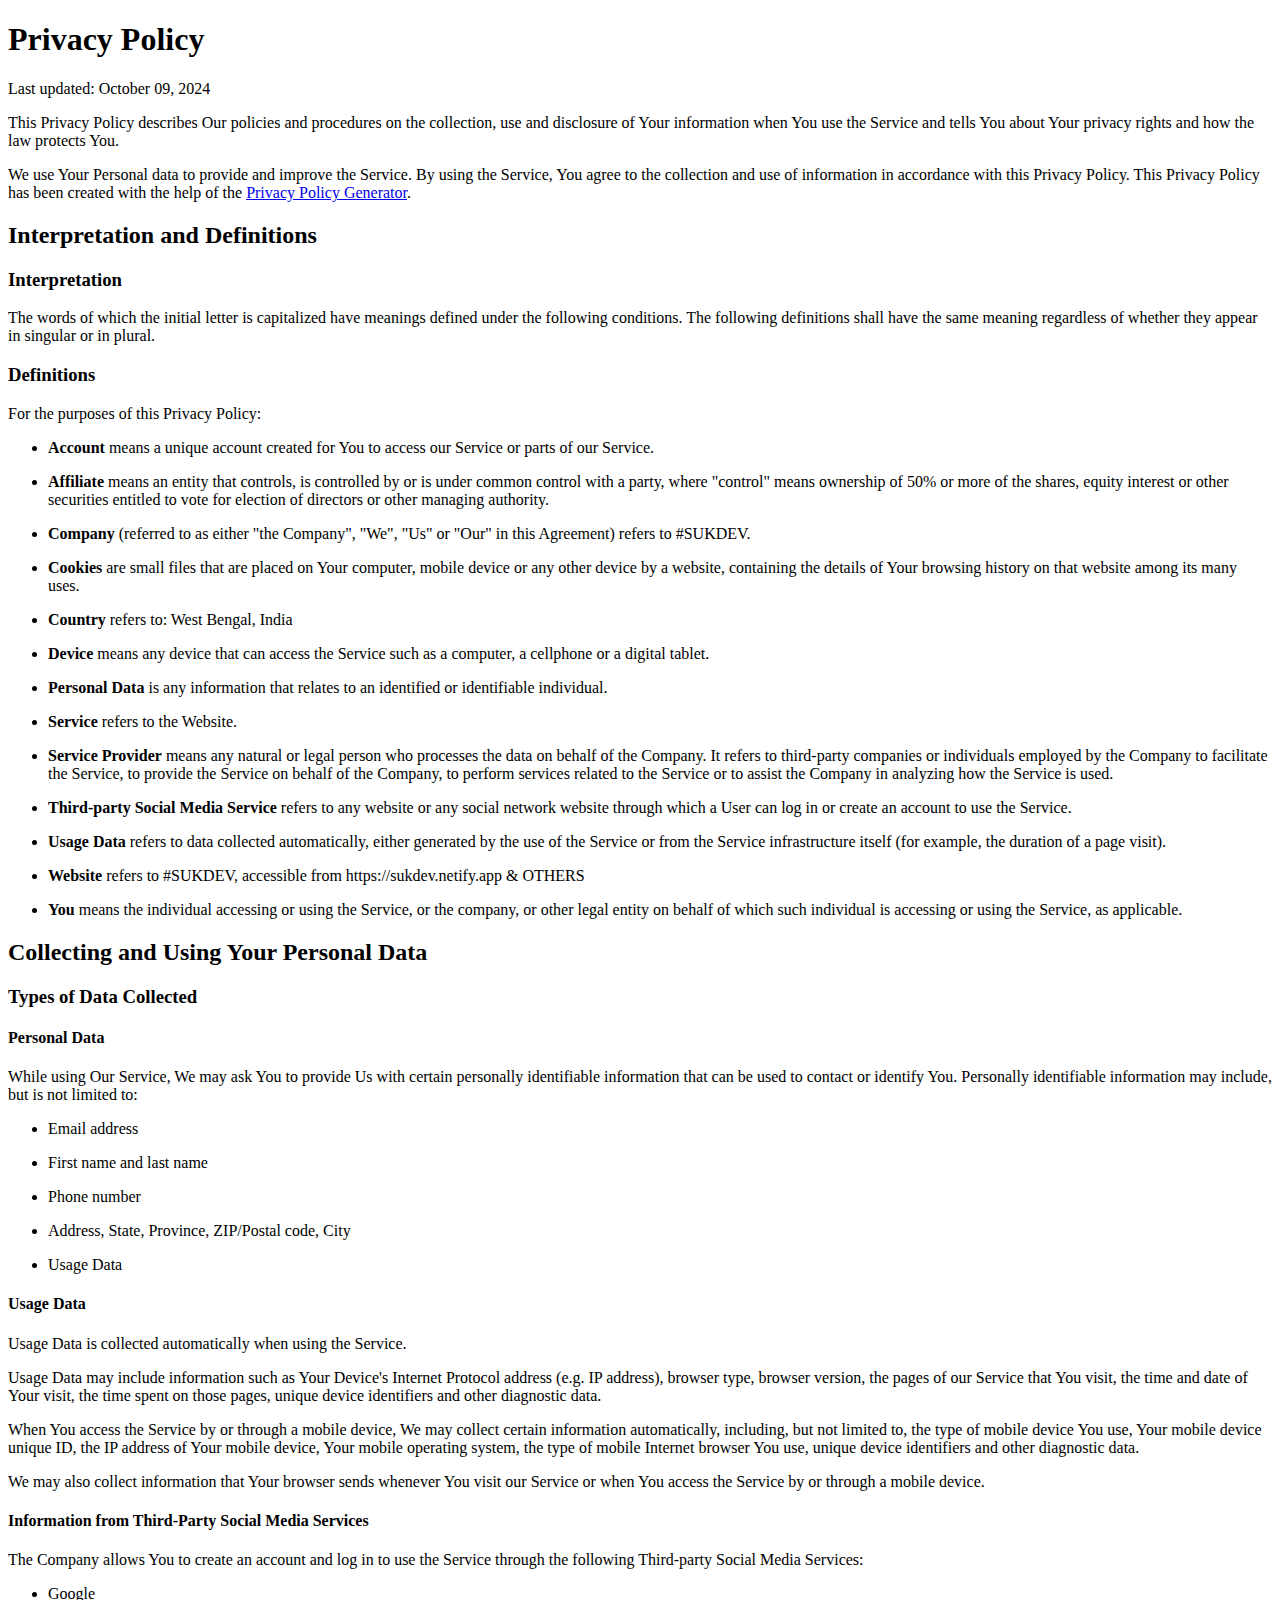
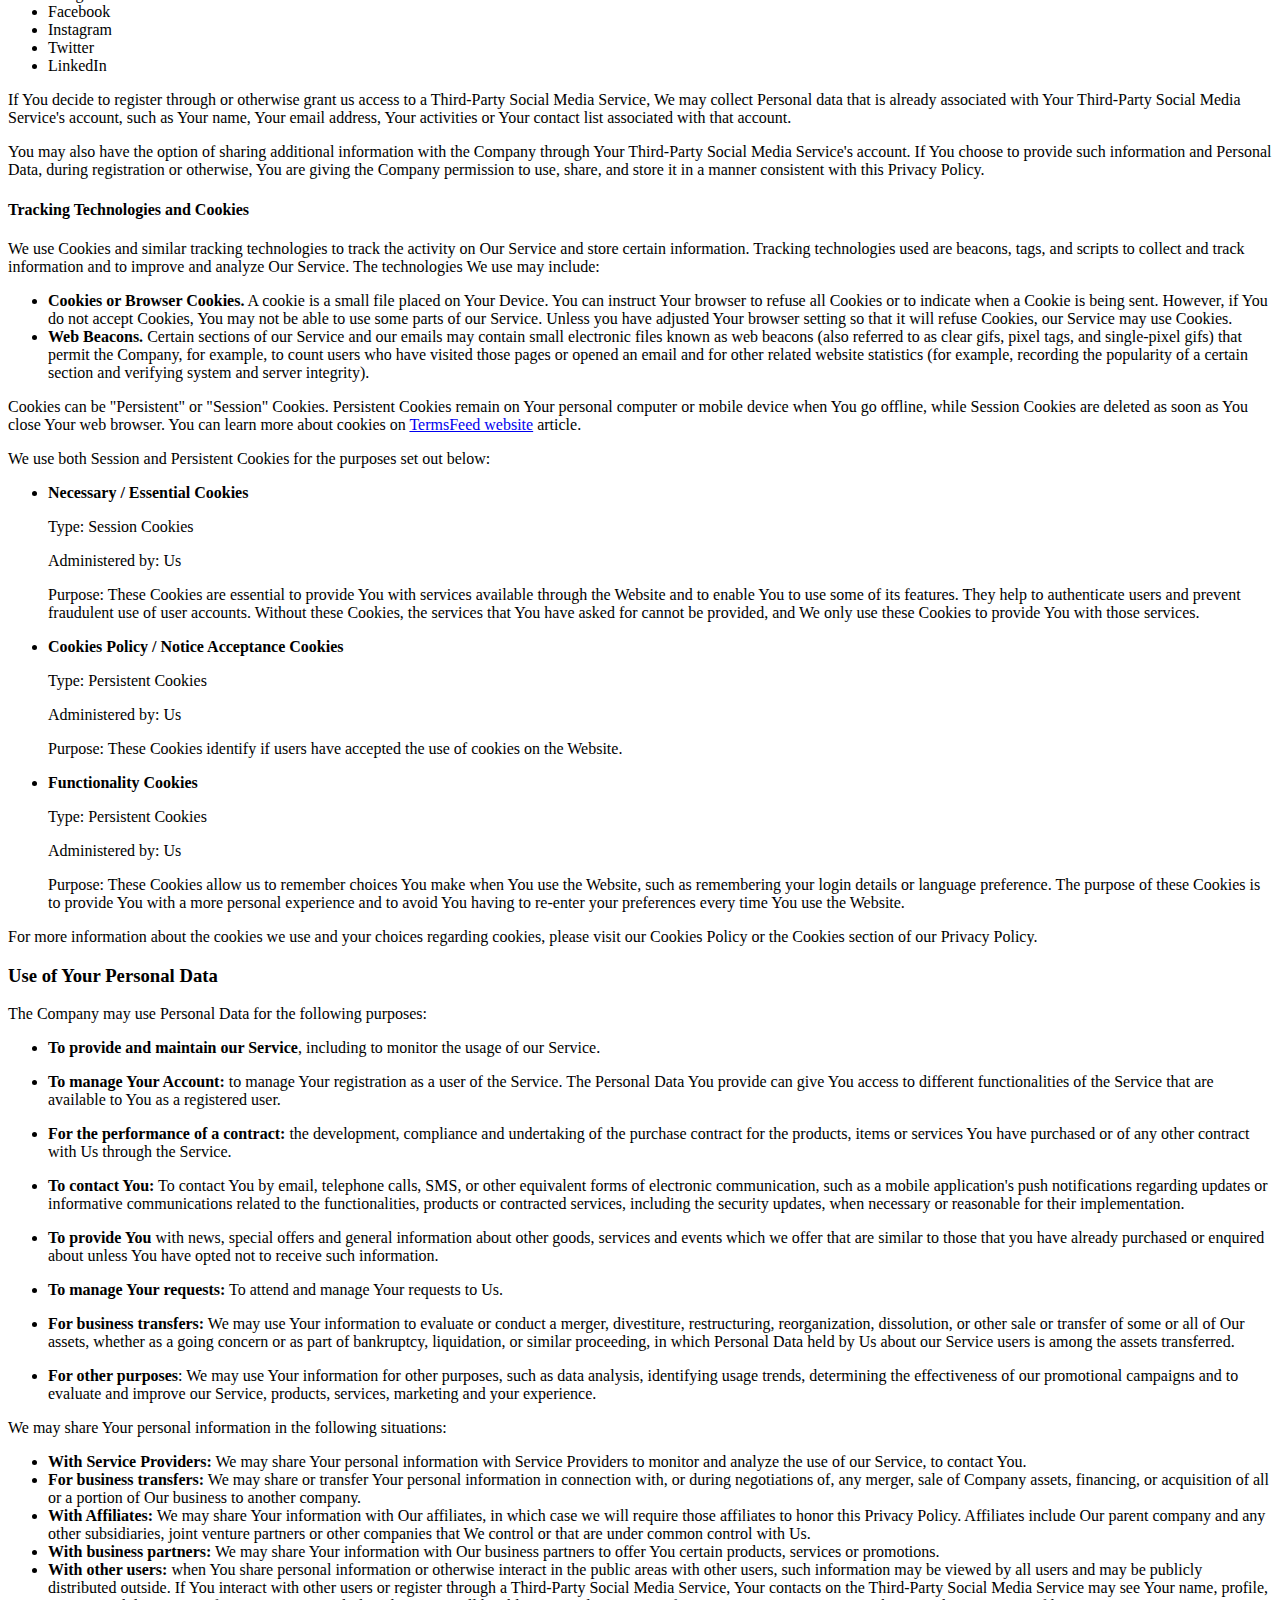
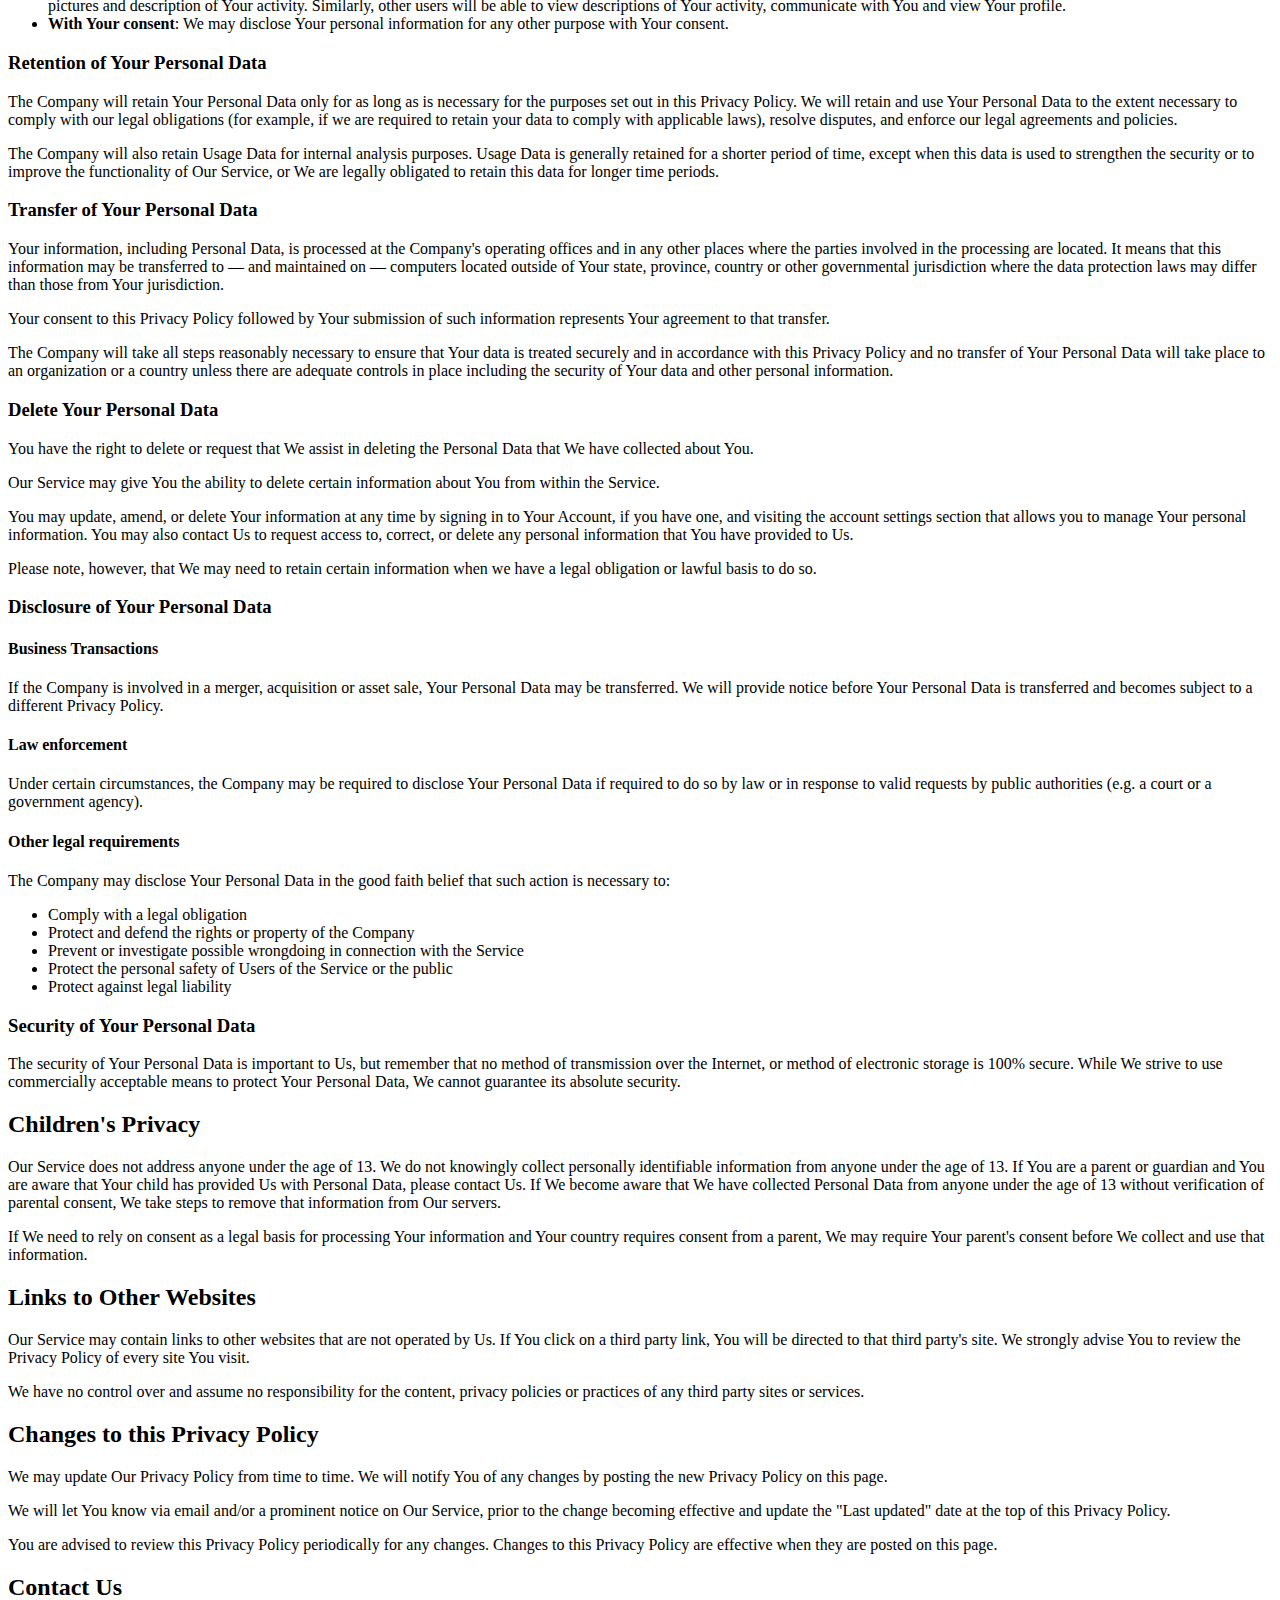
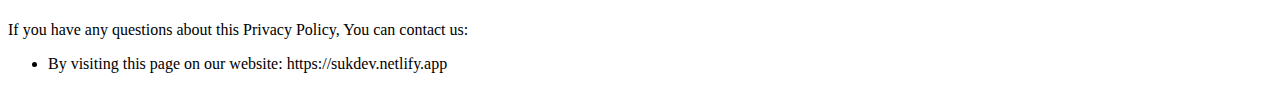
<file: privacy_policy.html>
<!DOCTYPE html>
<html>

<head>
  <meta charset="UTF-8">
  <meta name="viewport" content="width=device-width, initial-scale=1">
  <title></title>
</head>

<body>

<h1>Privacy Policy</h1>
<p>Last updated: October 09, 2024</p>
<p>This Privacy Policy describes Our policies and procedures on the collection, use and disclosure of Your information when You use the Service and tells You about Your privacy rights and how the law protects You.</p>
<p>We use Your Personal data to provide and improve the Service. By using the Service, You agree to the collection and use of information in accordance with this Privacy Policy. This Privacy Policy has been created with the help of the <a href="https://www.termsfeed.com/privacy-policy-generator/" target="_blank">Privacy Policy Generator</a>.</p>
<h2>Interpretation and Definitions</h2>
<h3>Interpretation</h3>
<p>The words of which the initial letter is capitalized have meanings defined under the following conditions. The following definitions shall have the same meaning regardless of whether they appear in singular or in plural.</p>
<h3>Definitions</h3>
<p>For the purposes of this Privacy Policy:</p>
<ul>
<li>
<p><strong>Account</strong> means a unique account created for You to access our Service or parts of our Service.</p>
</li>
<li>
<p><strong>Affiliate</strong> means an entity that controls, is controlled by or is under common control with a party, where &quot;control&quot; means ownership of 50% or more of the shares, equity interest or other securities entitled to vote for election of directors or other managing authority.</p>
</li>
<li>
<p><strong>Company</strong> (referred to as either &quot;the Company&quot;, &quot;We&quot;, &quot;Us&quot; or &quot;Our&quot; in this Agreement) refers to #SUKDEV.</p>
</li>
<li>
<p><strong>Cookies</strong> are small files that are placed on Your computer, mobile device or any other device by a website, containing the details of Your browsing history on that website among its many uses.</p>
</li>
<li>
<p><strong>Country</strong> refers to: West Bengal,  India</p>
</li>
<li>
<p><strong>Device</strong> means any device that can access the Service such as a computer, a cellphone or a digital tablet.</p>
</li>
<li>
<p><strong>Personal Data</strong> is any information that relates to an identified or identifiable individual.</p>
</li>
<li>
<p><strong>Service</strong> refers to the Website.</p>
</li>
<li>
<p><strong>Service Provider</strong> means any natural or legal person who processes the data on behalf of the Company. It refers to third-party companies or individuals employed by the Company to facilitate the Service, to provide the Service on behalf of the Company, to perform services related to the Service or to assist the Company in analyzing how the Service is used.</p>
</li>
<li>
<p><strong>Third-party Social Media Service</strong> refers to any website or any social network website through which a User can log in or create an account to use the Service.</p>
</li>
<li>
<p><strong>Usage Data</strong> refers to data collected automatically, either generated by the use of the Service or from the Service infrastructure itself (for example, the duration of a page visit).</p>
</li>
<li>
<p><strong>Website</strong> refers to #SUKDEV, accessible from https://sukdev.netify.app & OTHERS </p>
</li>
<li>
<p><strong>You</strong> means the individual accessing or using the Service, or the company, or other legal entity on behalf of which such individual is accessing or using the Service, as applicable.</p>
</li>
</ul>
<h2>Collecting and Using Your Personal Data</h2>
<h3>Types of Data Collected</h3>
<h4>Personal Data</h4>
<p>While using Our Service, We may ask You to provide Us with certain personally identifiable information that can be used to contact or identify You. Personally identifiable information may include, but is not limited to:</p>
<ul>
<li>
<p>Email address</p>
</li>
<li>
<p>First name and last name</p>
</li>
<li>
<p>Phone number</p>
</li>
<li>
<p>Address, State, Province, ZIP/Postal code, City</p>
</li>
<li>
<p>Usage Data</p>
</li>
</ul>
<h4>Usage Data</h4>
<p>Usage Data is collected automatically when using the Service.</p>
<p>Usage Data may include information such as Your Device's Internet Protocol address (e.g. IP address), browser type, browser version, the pages of our Service that You visit, the time and date of Your visit, the time spent on those pages, unique device identifiers and other diagnostic data.</p>
<p>When You access the Service by or through a mobile device, We may collect certain information automatically, including, but not limited to, the type of mobile device You use, Your mobile device unique ID, the IP address of Your mobile device, Your mobile operating system, the type of mobile Internet browser You use, unique device identifiers and other diagnostic data.</p>
<p>We may also collect information that Your browser sends whenever You visit our Service or when You access the Service by or through a mobile device.</p>
<h4>Information from Third-Party Social Media Services</h4>
<p>The Company allows You to create an account and log in to use the Service through the following Third-party Social Media Services:</p>
<ul>
<li>Google</li>
<li>Facebook</li>
<li>Instagram</li>
<li>Twitter</li>
<li>LinkedIn</li>
</ul>
<p>If You decide to register through or otherwise grant us access to a Third-Party Social Media Service, We may collect Personal data that is already associated with Your Third-Party Social Media Service's account, such as Your name, Your email address, Your activities or Your contact list associated with that account.</p>
<p>You may also have the option of sharing additional information with the Company through Your Third-Party Social Media Service's account. If You choose to provide such information and Personal Data, during registration or otherwise, You are giving the Company permission to use, share, and store it in a manner consistent with this Privacy Policy.</p>
<h4>Tracking Technologies and Cookies</h4>
<p>We use Cookies and similar tracking technologies to track the activity on Our Service and store certain information. Tracking technologies used are beacons, tags, and scripts to collect and track information and to improve and analyze Our Service. The technologies We use may include:</p>
<ul>
<li><strong>Cookies or Browser Cookies.</strong> A cookie is a small file placed on Your Device. You can instruct Your browser to refuse all Cookies or to indicate when a Cookie is being sent. However, if You do not accept Cookies, You may not be able to use some parts of our Service. Unless you have adjusted Your browser setting so that it will refuse Cookies, our Service may use Cookies.</li>
<li><strong>Web Beacons.</strong> Certain sections of our Service and our emails may contain small electronic files known as web beacons (also referred to as clear gifs, pixel tags, and single-pixel gifs) that permit the Company, for example, to count users who have visited those pages or opened an email and for other related website statistics (for example, recording the popularity of a certain section and verifying system and server integrity).</li>
</ul>
<p>Cookies can be &quot;Persistent&quot; or &quot;Session&quot; Cookies. Persistent Cookies remain on Your personal computer or mobile device when You go offline, while Session Cookies are deleted as soon as You close Your web browser. You can learn more about cookies on <a href="https://www.termsfeed.com/blog/cookies/#What_Are_Cookies" target="_blank">TermsFeed website</a> article.</p>
<p>We use both Session and Persistent Cookies for the purposes set out below:</p>
<ul>
<li>
<p><strong>Necessary / Essential Cookies</strong></p>
<p>Type: Session Cookies</p>
<p>Administered by: Us</p>
<p>Purpose: These Cookies are essential to provide You with services available through the Website and to enable You to use some of its features. They help to authenticate users and prevent fraudulent use of user accounts. Without these Cookies, the services that You have asked for cannot be provided, and We only use these Cookies to provide You with those services.</p>
</li>
<li>
<p><strong>Cookies Policy / Notice Acceptance Cookies</strong></p>
<p>Type: Persistent Cookies</p>
<p>Administered by: Us</p>
<p>Purpose: These Cookies identify if users have accepted the use of cookies on the Website.</p>
</li>
<li>
<p><strong>Functionality Cookies</strong></p>
<p>Type: Persistent Cookies</p>
<p>Administered by: Us</p>
<p>Purpose: These Cookies allow us to remember choices You make when You use the Website, such as remembering your login details or language preference. The purpose of these Cookies is to provide You with a more personal experience and to avoid You having to re-enter your preferences every time You use the Website.</p>
</li>
</ul>
<p>For more information about the cookies we use and your choices regarding cookies, please visit our Cookies Policy or the Cookies section of our Privacy Policy.</p>
<h3>Use of Your Personal Data</h3>
<p>The Company may use Personal Data for the following purposes:</p>
<ul>
<li>
<p><strong>To provide and maintain our Service</strong>, including to monitor the usage of our Service.</p>
</li>
<li>
<p><strong>To manage Your Account:</strong> to manage Your registration as a user of the Service. The Personal Data You provide can give You access to different functionalities of the Service that are available to You as a registered user.</p>
</li>
<li>
<p><strong>For the performance of a contract:</strong> the development, compliance and undertaking of the purchase contract for the products, items or services You have purchased or of any other contract with Us through the Service.</p>
</li>
<li>
<p><strong>To contact You:</strong> To contact You by email, telephone calls, SMS, or other equivalent forms of electronic communication, such as a mobile application's push notifications regarding updates or informative communications related to the functionalities, products or contracted services, including the security updates, when necessary or reasonable for their implementation.</p>
</li>
<li>
<p><strong>To provide You</strong> with news, special offers and general information about other goods, services and events which we offer that are similar to those that you have already purchased or enquired about unless You have opted not to receive such information.</p>
</li>
<li>
<p><strong>To manage Your requests:</strong> To attend and manage Your requests to Us.</p>
</li>
<li>
<p><strong>For business transfers:</strong> We may use Your information to evaluate or conduct a merger, divestiture, restructuring, reorganization, dissolution, or other sale or transfer of some or all of Our assets, whether as a going concern or as part of bankruptcy, liquidation, or similar proceeding, in which Personal Data held by Us about our Service users is among the assets transferred.</p>
</li>
<li>
<p><strong>For other purposes</strong>: We may use Your information for other purposes, such as data analysis, identifying usage trends, determining the effectiveness of our promotional campaigns and to evaluate and improve our Service, products, services, marketing and your experience.</p>
</li>
</ul>
<p>We may share Your personal information in the following situations:</p>
<ul>
<li><strong>With Service Providers:</strong> We may share Your personal information with Service Providers to monitor and analyze the use of our Service,  to contact You.</li>
<li><strong>For business transfers:</strong> We may share or transfer Your personal information in connection with, or during negotiations of, any merger, sale of Company assets, financing, or acquisition of all or a portion of Our business to another company.</li>
<li><strong>With Affiliates:</strong> We may share Your information with Our affiliates, in which case we will require those affiliates to honor this Privacy Policy. Affiliates include Our parent company and any other subsidiaries, joint venture partners or other companies that We control or that are under common control with Us.</li>
<li><strong>With business partners:</strong> We may share Your information with Our business partners to offer You certain products, services or promotions.</li>
<li><strong>With other users:</strong> when You share personal information or otherwise interact in the public areas with other users, such information may be viewed by all users and may be publicly distributed outside. If You interact with other users or register through a Third-Party Social Media Service, Your contacts on the Third-Party Social Media Service may see Your name, profile, pictures and description of Your activity. Similarly, other users will be able to view descriptions of Your activity, communicate with You and view Your profile.</li>
<li><strong>With Your consent</strong>: We may disclose Your personal information for any other purpose with Your consent.</li>
</ul>
<h3>Retention of Your Personal Data</h3>
<p>The Company will retain Your Personal Data only for as long as is necessary for the purposes set out in this Privacy Policy. We will retain and use Your Personal Data to the extent necessary to comply with our legal obligations (for example, if we are required to retain your data to comply with applicable laws), resolve disputes, and enforce our legal agreements and policies.</p>
<p>The Company will also retain Usage Data for internal analysis purposes. Usage Data is generally retained for a shorter period of time, except when this data is used to strengthen the security or to improve the functionality of Our Service, or We are legally obligated to retain this data for longer time periods.</p>
<h3>Transfer of Your Personal Data</h3>
<p>Your information, including Personal Data, is processed at the Company's operating offices and in any other places where the parties involved in the processing are located. It means that this information may be transferred to — and maintained on — computers located outside of Your state, province, country or other governmental jurisdiction where the data protection laws may differ than those from Your jurisdiction.</p>
<p>Your consent to this Privacy Policy followed by Your submission of such information represents Your agreement to that transfer.</p>
<p>The Company will take all steps reasonably necessary to ensure that Your data is treated securely and in accordance with this Privacy Policy and no transfer of Your Personal Data will take place to an organization or a country unless there are adequate controls in place including the security of Your data and other personal information.</p>
<h3>Delete Your Personal Data</h3>
<p>You have the right to delete or request that We assist in deleting the Personal Data that We have collected about You.</p>
<p>Our Service may give You the ability to delete certain information about You from within the Service.</p>
<p>You may update, amend, or delete Your information at any time by signing in to Your Account, if you have one, and visiting the account settings section that allows you to manage Your personal information. You may also contact Us to request access to, correct, or delete any personal information that You have provided to Us.</p>
<p>Please note, however, that We may need to retain certain information when we have a legal obligation or lawful basis to do so.</p>
<h3>Disclosure of Your Personal Data</h3>
<h4>Business Transactions</h4>
<p>If the Company is involved in a merger, acquisition or asset sale, Your Personal Data may be transferred. We will provide notice before Your Personal Data is transferred and becomes subject to a different Privacy Policy.</p>
<h4>Law enforcement</h4>
<p>Under certain circumstances, the Company may be required to disclose Your Personal Data if required to do so by law or in response to valid requests by public authorities (e.g. a court or a government agency).</p>
<h4>Other legal requirements</h4>
<p>The Company may disclose Your Personal Data in the good faith belief that such action is necessary to:</p>
<ul>
<li>Comply with a legal obligation</li>
<li>Protect and defend the rights or property of the Company</li>
<li>Prevent or investigate possible wrongdoing in connection with the Service</li>
<li>Protect the personal safety of Users of the Service or the public</li>
<li>Protect against legal liability</li>
</ul>
<h3>Security of Your Personal Data</h3>
<p>The security of Your Personal Data is important to Us, but remember that no method of transmission over the Internet, or method of electronic storage is 100% secure. While We strive to use commercially acceptable means to protect Your Personal Data, We cannot guarantee its absolute security.</p>
<h2>Children's Privacy</h2>
<p>Our Service does not address anyone under the age of 13. We do not knowingly collect personally identifiable information from anyone under the age of 13. If You are a parent or guardian and You are aware that Your child has provided Us with Personal Data, please contact Us. If We become aware that We have collected Personal Data from anyone under the age of 13 without verification of parental consent, We take steps to remove that information from Our servers.</p>
<p>If We need to rely on consent as a legal basis for processing Your information and Your country requires consent from a parent, We may require Your parent's consent before We collect and use that information.</p>
<h2>Links to Other Websites</h2>
<p>Our Service may contain links to other websites that are not operated by Us. If You click on a third party link, You will be directed to that third party's site. We strongly advise You to review the Privacy Policy of every site You visit.</p>
<p>We have no control over and assume no responsibility for the content, privacy policies or practices of any third party sites or services.</p>
<h2>Changes to this Privacy Policy</h2>
<p>We may update Our Privacy Policy from time to time. We will notify You of any changes by posting the new Privacy Policy on this page.</p>
<p>We will let You know via email and/or a prominent notice on Our Service, prior to the change becoming effective and update the &quot;Last updated&quot; date at the top of this Privacy Policy.</p>
<p>You are advised to review this Privacy Policy periodically for any changes. Changes to this Privacy Policy are effective when they are posted on this page.</p>
<h2>Contact Us</h2>
<p>If you have any questions about this Privacy Policy, You can contact us:</p>
<ul>
<li>By visiting this page on our website: https://sukdev.netlify.app</li>
</ul>

</body>

</html>
</file>
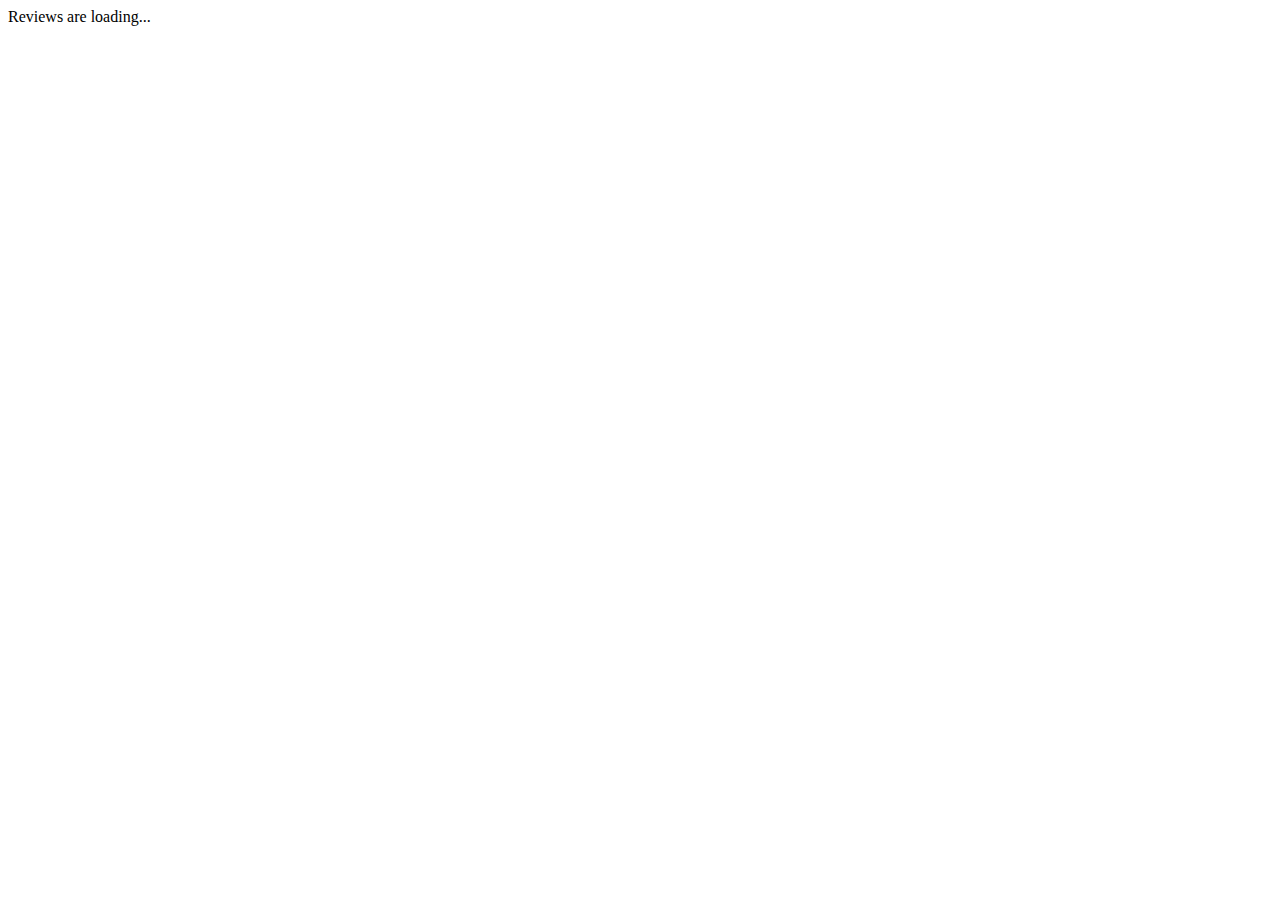
<file: reviews.html>
<!DOCTYPE html>
<html>

<head>
  <meta charset="UTF-8">
  <meta name="viewport" content="width=device-width, initial-scale=1">
  <title></title>
</head>

<body>
  <!-- begin wwww.htmlcommentbox.com -->
 <div id="HCB_comment_box">Reviews<a href="/index.html"></a> are loading...</div>
 <link rel="stylesheet" type="text/css" href="https://www.htmlcommentbox.com/static/skins/bootstrap/twitter-bootstrap.css?v=0" />
 <script type="text/javascript" id="hcb"> /*<!--*/ if(!window.hcb_user){hcb_user={};} (function(){var s=document.createElement("script"), l=hcb_user.PAGE || (""+window.location).replace(/'/g,"%27"), h="https://www.htmlcommentbox.com";s.setAttribute("type","text/javascript");s.setAttribute("src", h+"/jread?page="+encodeURIComponent(l).replace("+","%2B")+"&opts=16798&num=10&ts=1731901535367");if (typeof s!="undefined") document.getElementsByTagName("head")[0].appendChild(s);})(); /*-->*/ </script>
<!-- end www.htmlcommentbox.com -->
</body>

</html>
</file>
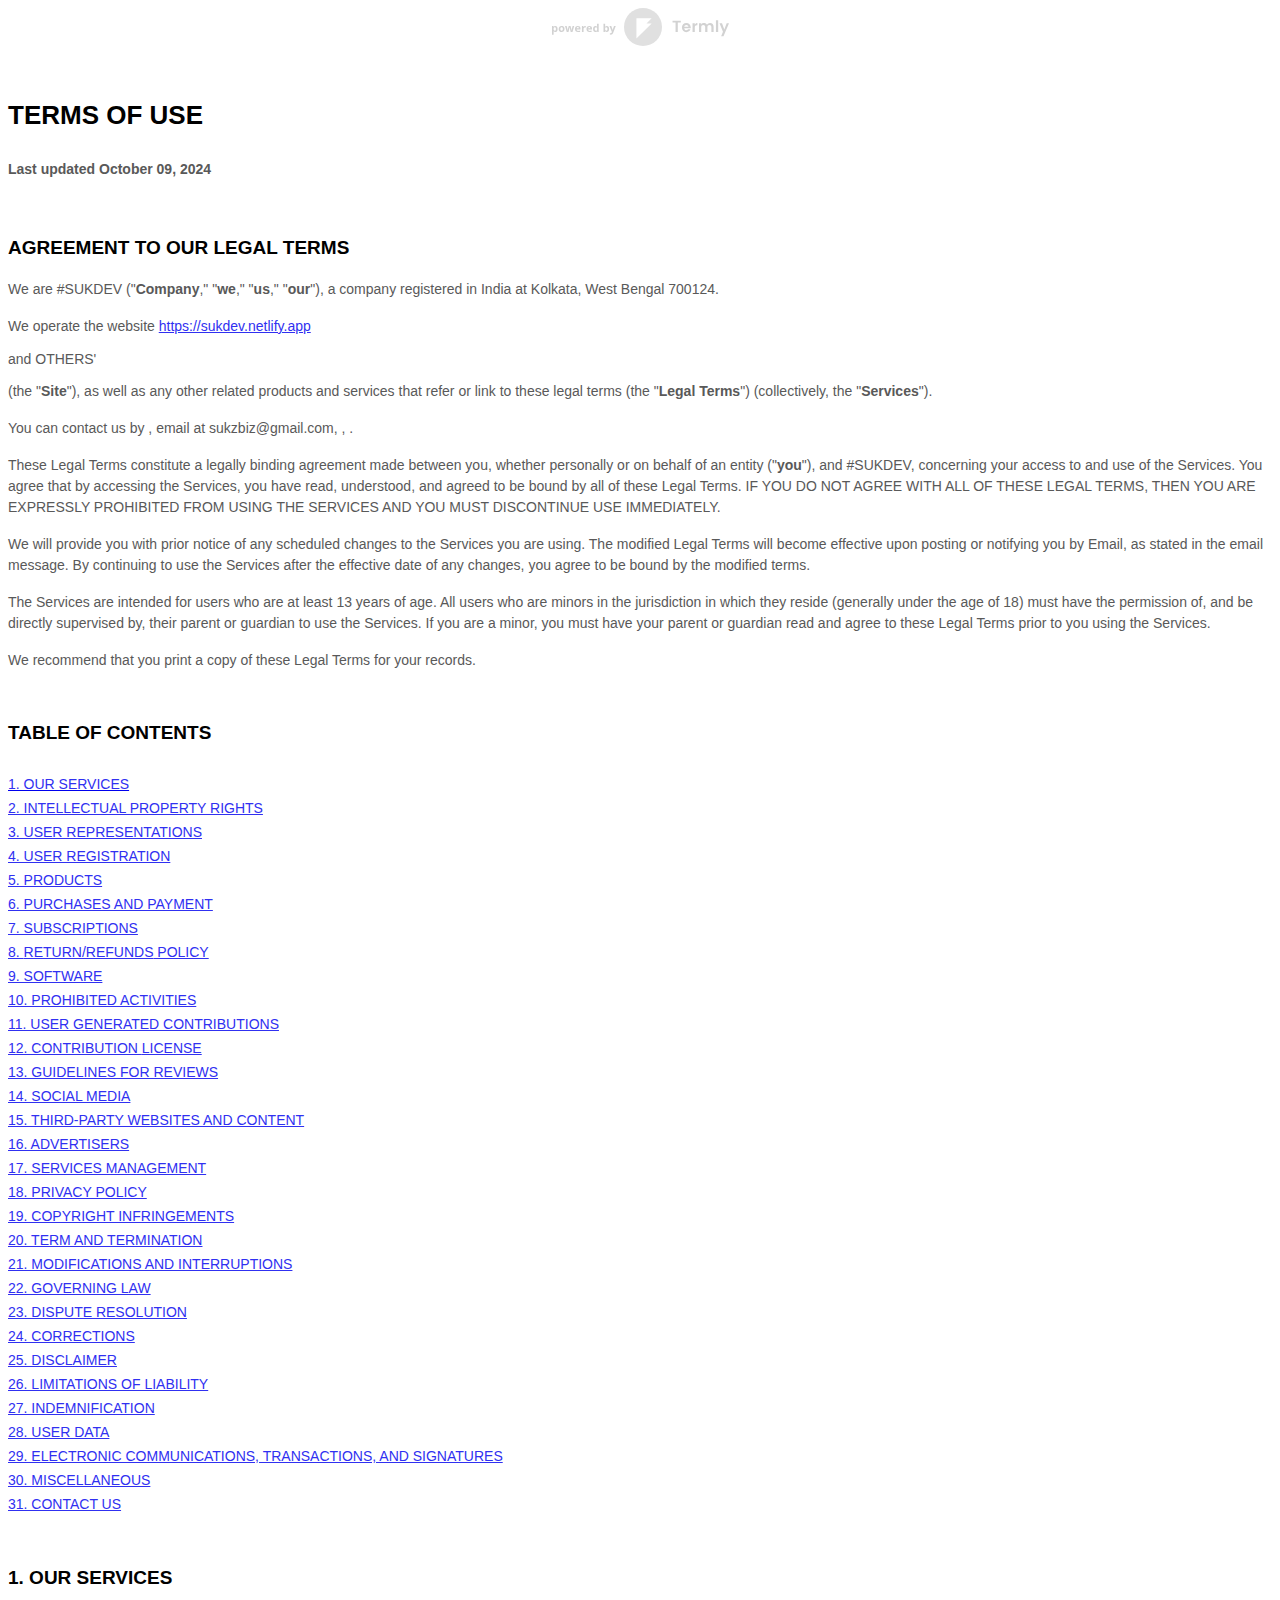
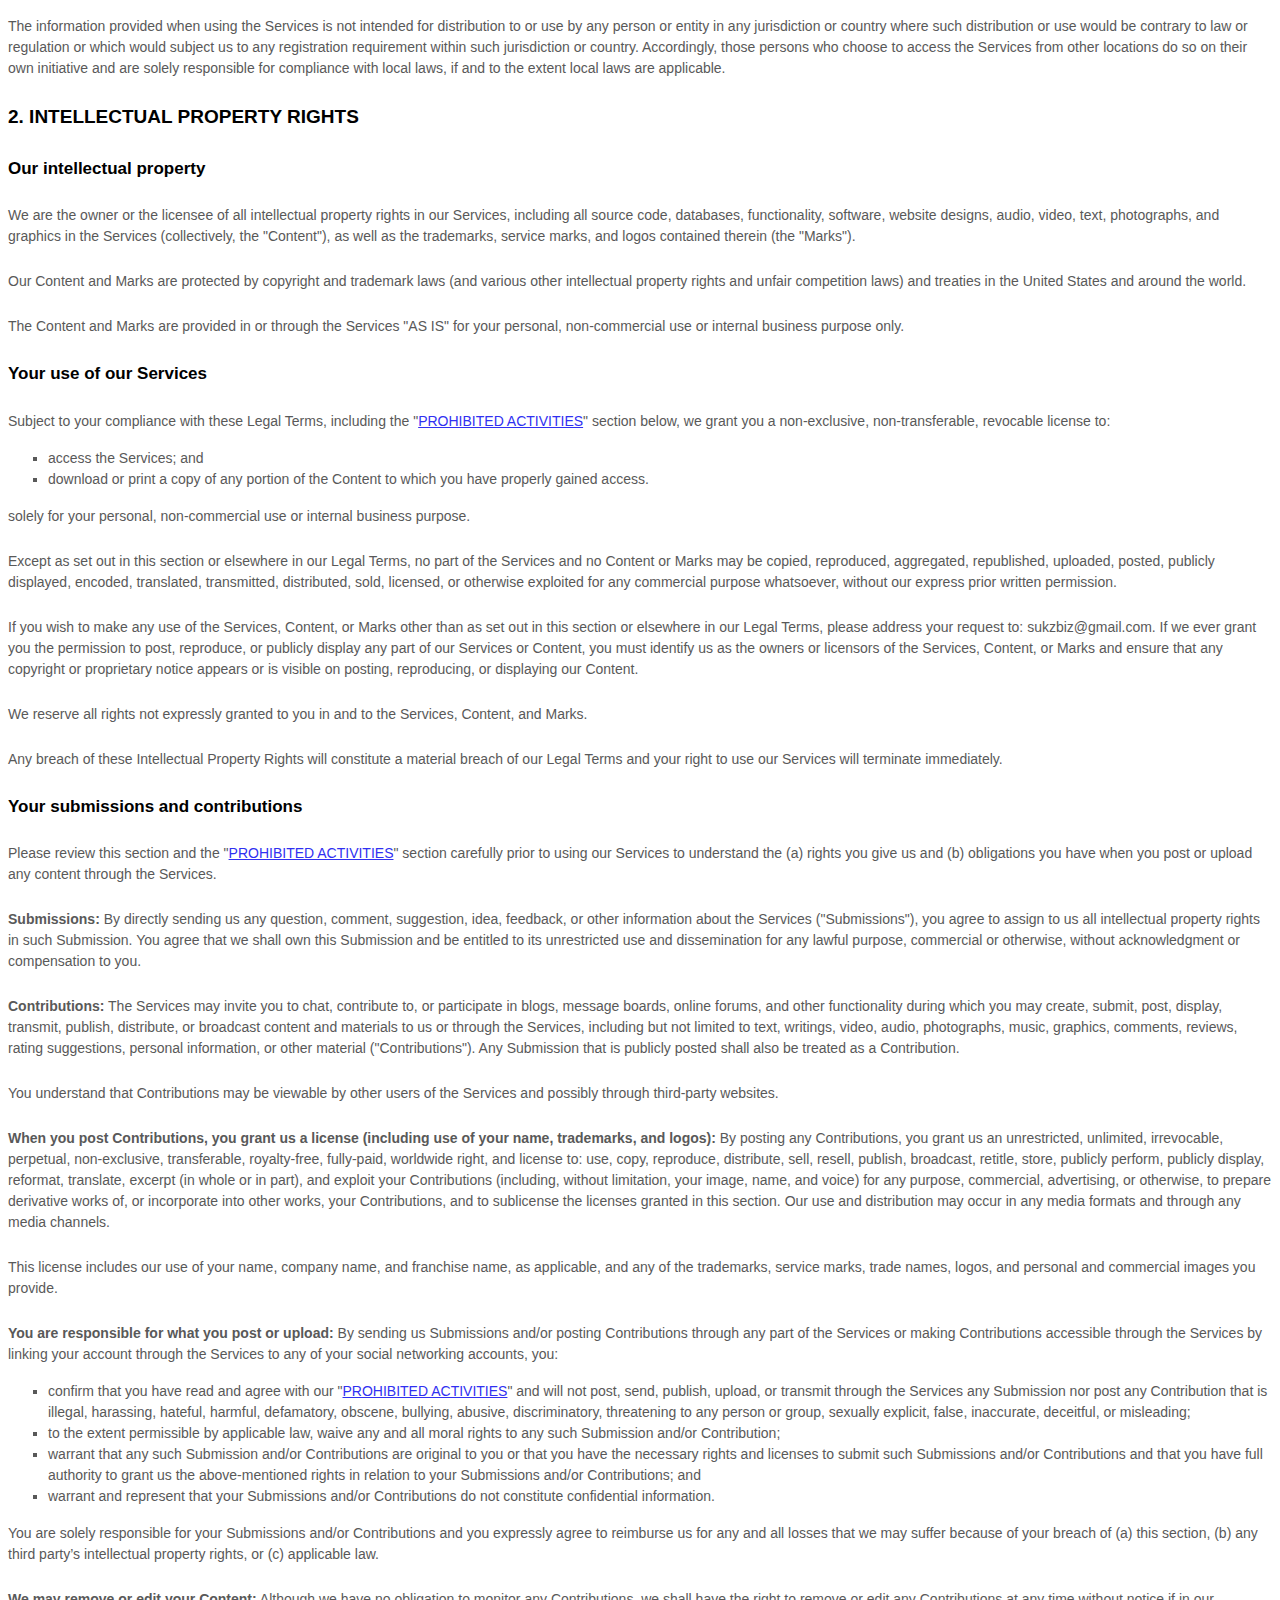
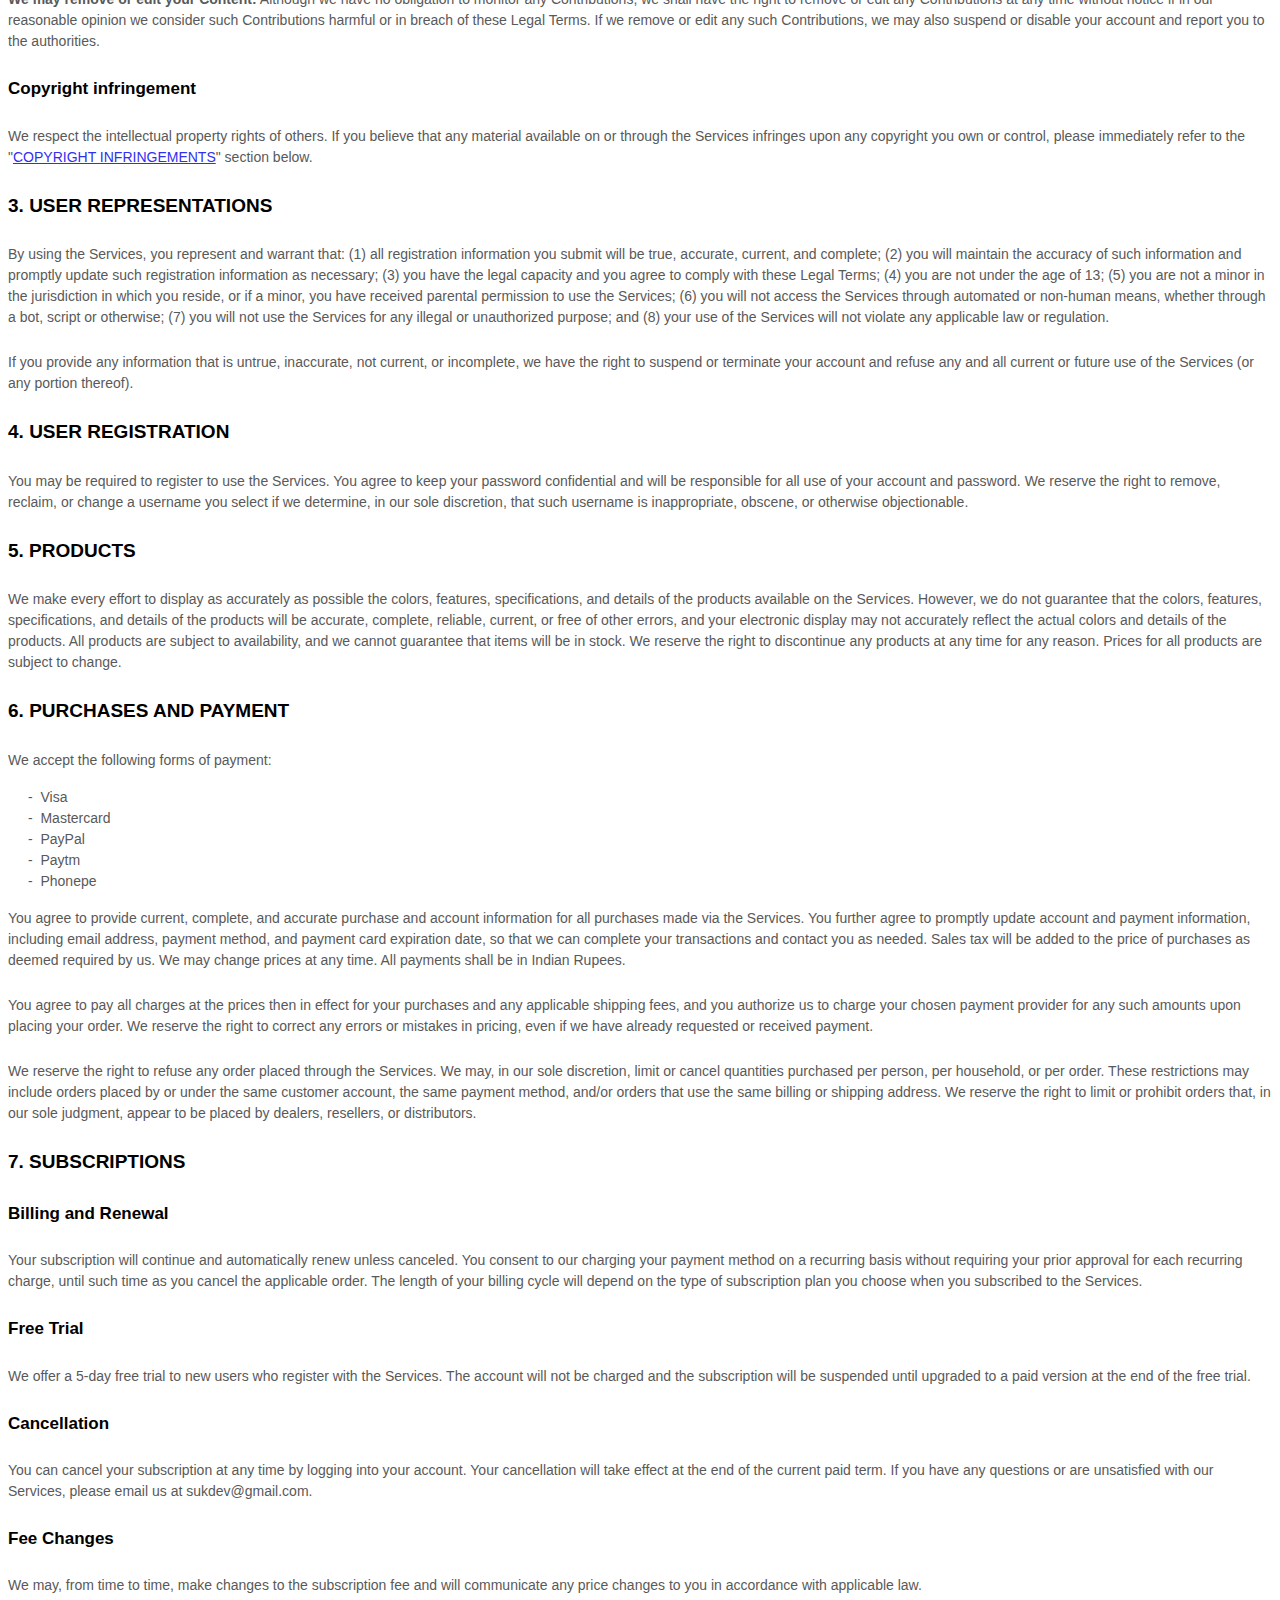
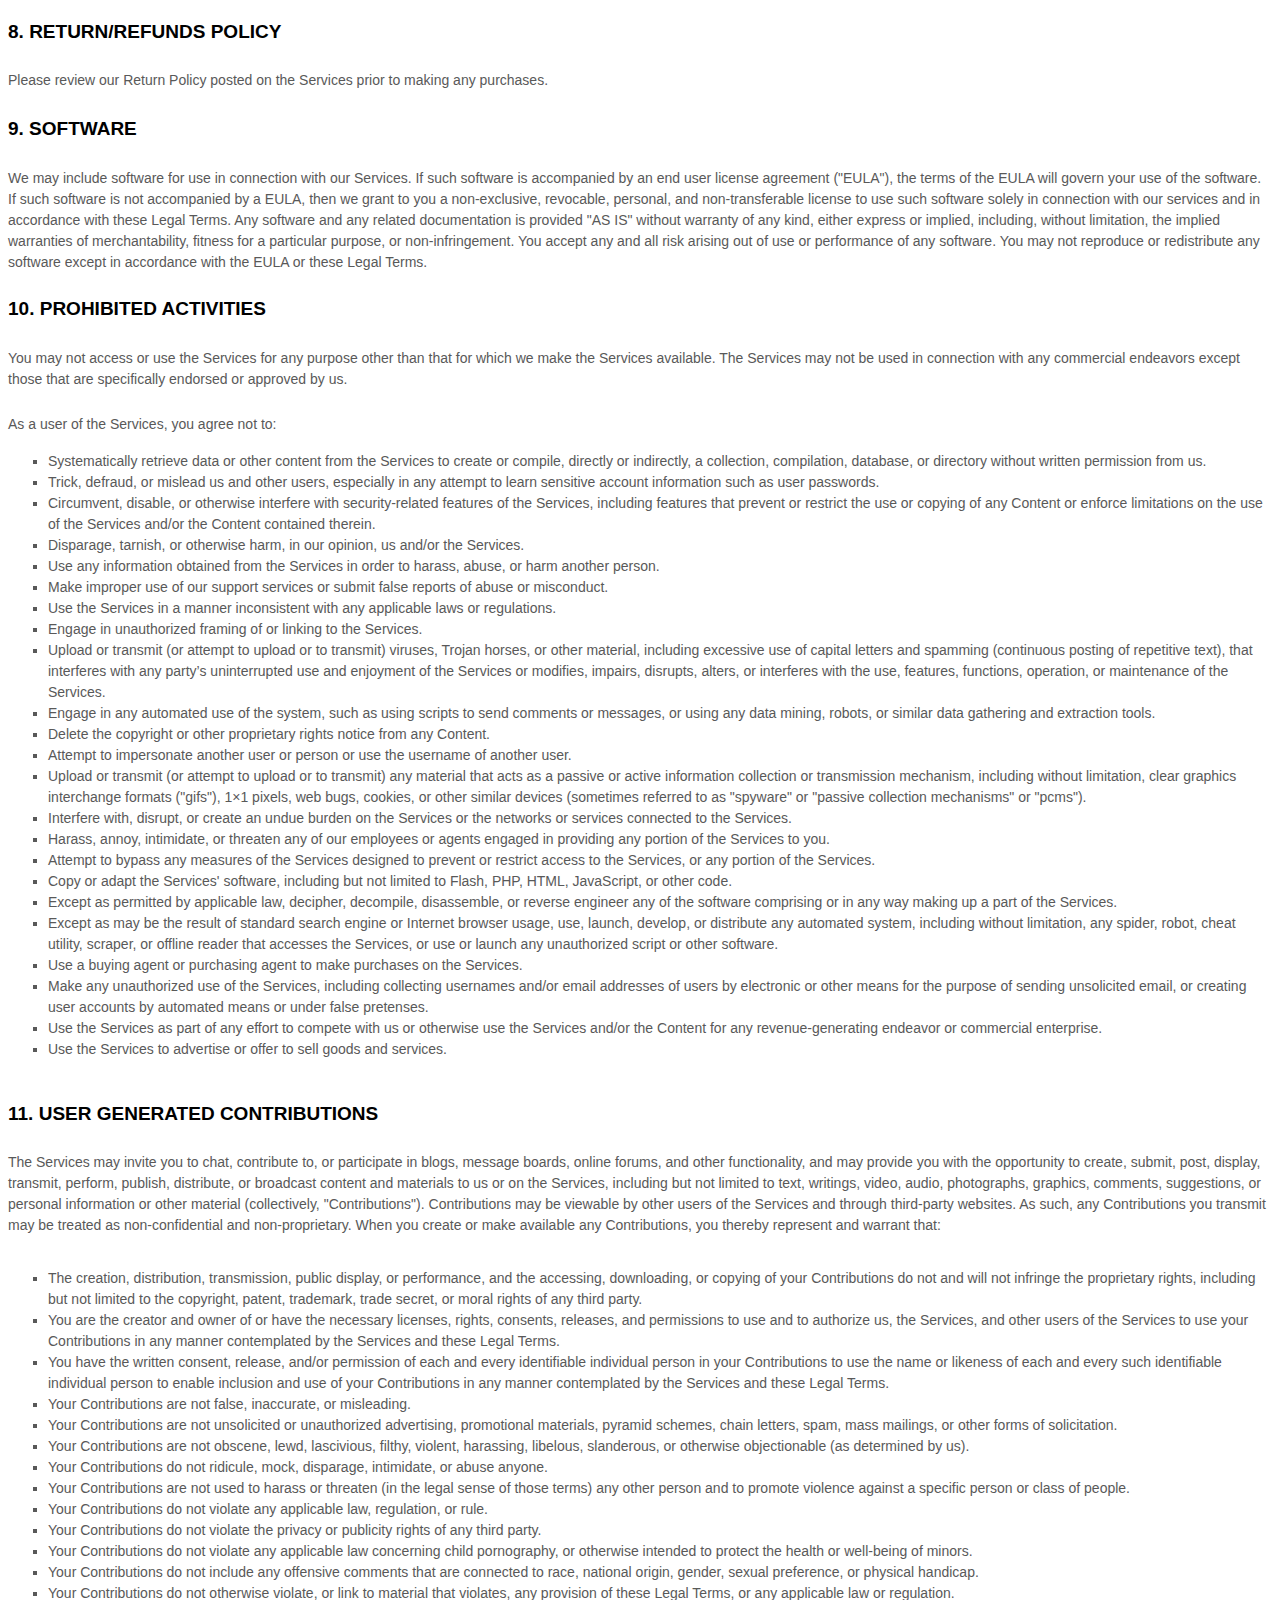
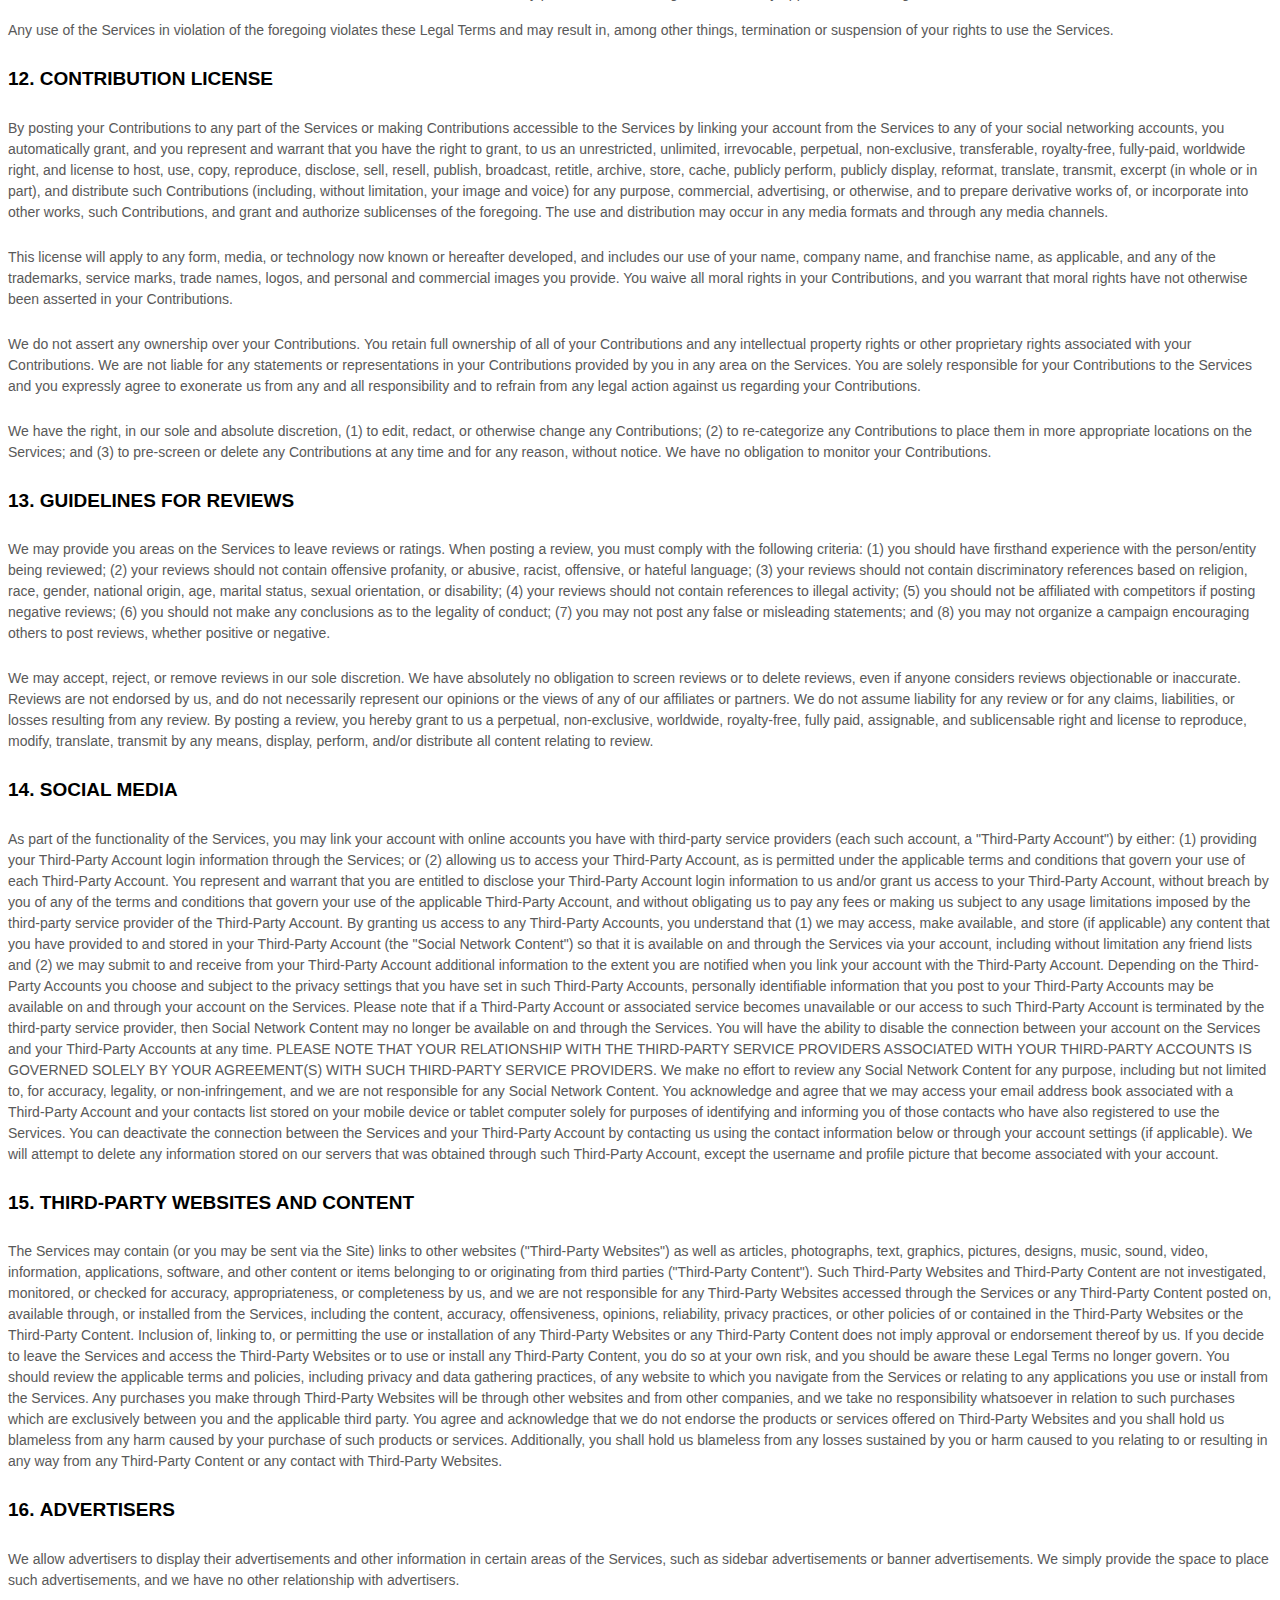
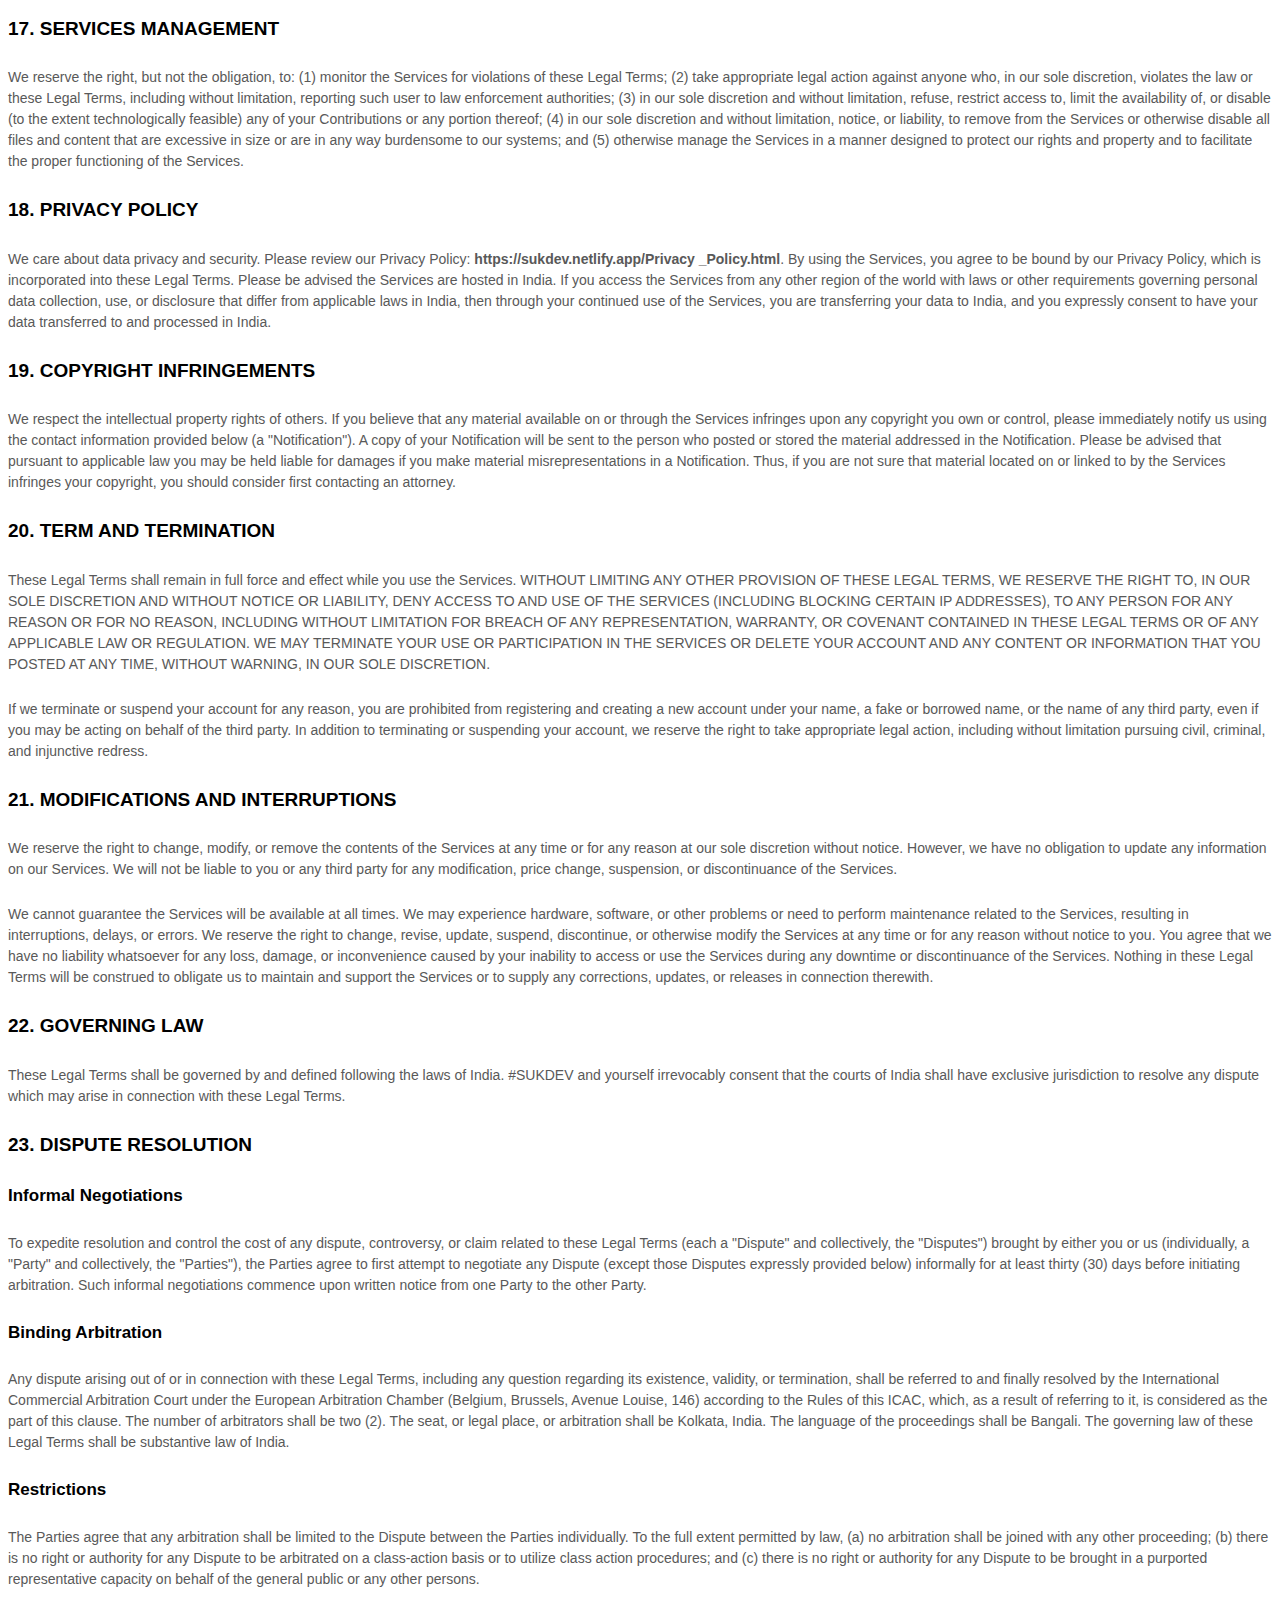
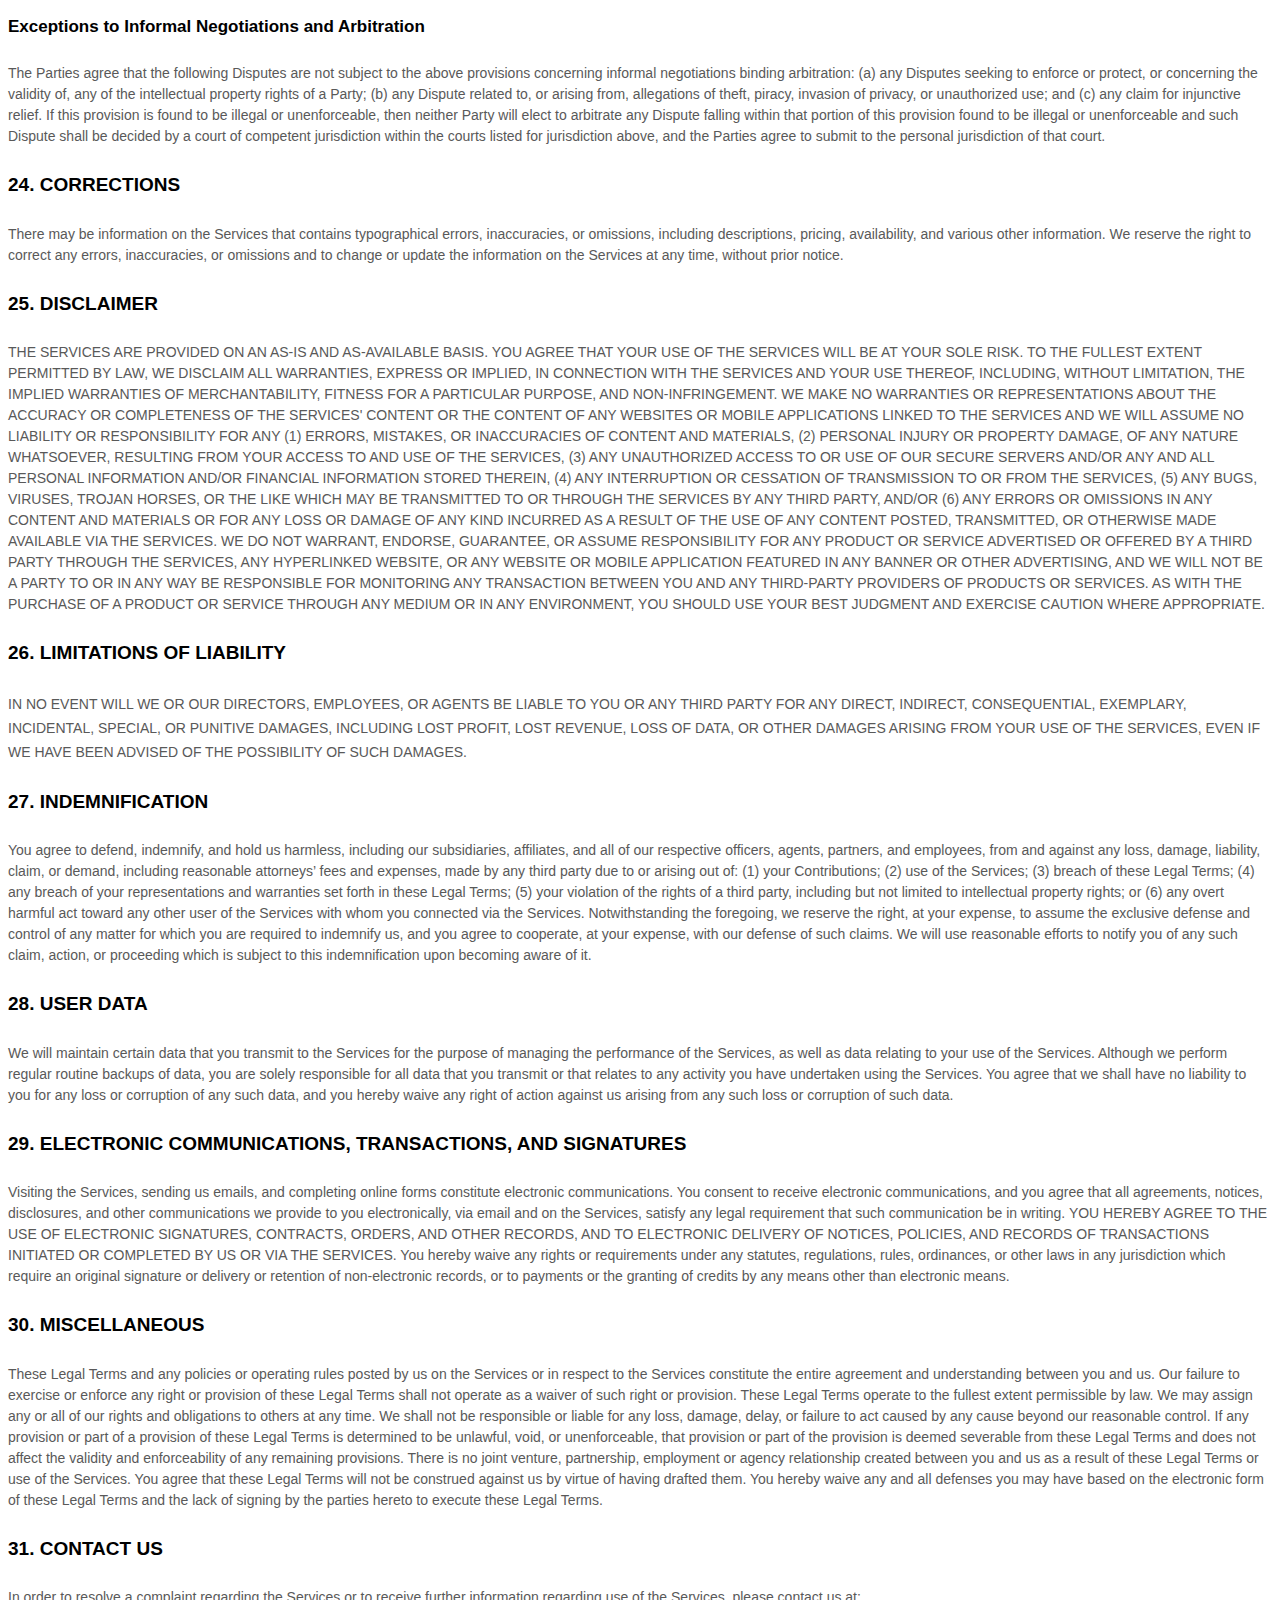
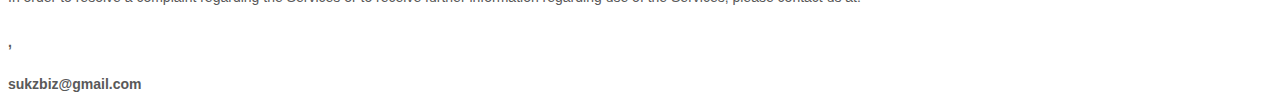
<file: terms_of_use.html>
<!DOCTYPE html>
<html>

<head>
  <meta charset="UTF-8">
  <meta name="viewport" content="width=device-width, initial-scale=1">
  <title></title>
</head>

<body>
  
  <style>
  [data-custom-class='body'], [data-custom-class='body'] * {
          background: transparent !important;
        }
[data-custom-class='title'], [data-custom-class='title'] * {
          font-family: Arial !important;
font-size: 26px !important;
color: #000000 !important;
        }
[data-custom-class='subtitle'], [data-custom-class='subtitle'] * {
          font-family: Arial !important;
color: #595959 !important;
font-size: 14px !important;
        }
[data-custom-class='heading_1'], [data-custom-class='heading_1'] * {
          font-family: Arial !important;
font-size: 19px !important;
color: #000000 !important;
        }
[data-custom-class='heading_2'], [data-custom-class='heading_2'] * {
          font-family: Arial !important;
font-size: 17px !important;
color: #000000 !important;
        }
[data-custom-class='body_text'], [data-custom-class='body_text'] * {
          color: #595959 !important;
font-size: 14px !important;
font-family: Arial !important;
        }
[data-custom-class='link'], [data-custom-class='link'] * {
          color: #3030F1 !important;
font-size: 14px !important;
font-family: Arial !important;
word-break: break-word !important;
        }
</style>
      <span style="display: block;margin: 0 auto 3.125rem;width: 11.125rem;height: 2.375rem;background: url([data-uri]) center no-repeat;"></span>

      <div data-custom-class="body">
      <div align="center" style="text-align: left;"><div class="MsoNormal" data-custom-class="title" style="line-height: 1.5;"><bdt class="block-component"><span style="font-size: 19px;"></bdt><bdt class="question"><strong>TERMS OF USE</strong></bdt><bdt class="statement-end-if-in-editor"></bdt></span></div><div class="MsoNormal" style="line-height: 1.5;"><br></div><div class="MsoNormal" data-custom-class="subtitle" style="line-height: 1.5;"><strong>Last updated</strong> <bdt class="question"><strong>October 09, 2024</strong></bdt></div><div class="MsoNormal" style="line-height: 1.1;"><br></div><div class="MsoNormal" style="line-height: 115%;"><br></div><div class="MsoNormal" style="line-height: 115%;"><br></div><div style="line-height: 1.5;"><strong><span data-custom-class="heading_1">AGREEMENT TO OUR LEGAL TERMS</span></strong></div></div><div align="center" style="text-align: left;"><div class="MsoNormal" id="agreement" style="line-height: 1.5;"><a name="_6aa3gkhykvst"></a></div></div><div align="center" style="line-height: 1;"><br></div><div align="center" style="text-align: left;"><div class="MsoNormal" data-custom-class="body_text" style="line-height: 1.5;"><span style="font-size:11.0pt;line-height:115%;font-family:Arial;
Calibri;color:#595959;mso-themecolor:text1;mso-themetint:166;">We are <bdt class="block-container question question-in-editor" data-id="9d459c4e-c548-e5cb-7729-a118548965d2" data-type="question">#SUKDEV</bdt><bdt class="block-component"></bdt> (<bdt class="block-component"></bdt>"<strong>Company</strong>," "<strong>we</strong>," "<strong>us</strong>," "<strong>our</strong>"<bdt class="statement-end-if-in-editor"></bdt>)<span style="font-size:11.0pt;line-height:115%;
Arial;mso-fareast-font-family:Calibri;color:#595959;mso-themecolor:text1;
mso-themetint:166;"><span style="font-size:11.0pt;line-height:115%;
Arial;mso-fareast-font-family:Calibri;color:#595959;mso-themecolor:text1;
mso-themetint:166;"><span style="font-size:11.0pt;line-height:115%;
Arial;mso-fareast-font-family:Calibri;color:#595959;mso-themecolor:text1;
mso-themetint:166;"><bdt class="question"><bdt class="block-component"></bdt></bdt><span style="font-size:11.0pt;line-height:115%;
Arial;mso-fareast-font-family:Calibri;color:#595959;mso-themecolor:text1;
mso-themetint:166;"><bdt class="block-component"></bdt></span>, a company registered in<bdt class="block-component"></bdt><bdt class="block-component"></bdt> <span style="font-size:11.0pt;line-height:115%;
Arial;mso-fareast-font-family:Calibri;color:#595959;mso-themecolor:text1;
mso-themetint:166;"><span style="font-size:11.0pt;line-height:115%;
Arial;mso-fareast-font-family:Calibri;color:#595959;mso-themecolor:text1;
mso-themetint:166;"><bdt class="question">India</bdt><bdt class="statement-end-if-in-editor"><span style="font-size:11.0pt;line-height:115%;
Arial;mso-fareast-font-family:Calibri;color:#595959;mso-themecolor:text1;
mso-themetint:166;"><span style="font-size:11.0pt;line-height:115%;
Arial;mso-fareast-font-family:Calibri;color:#595959;mso-themecolor:text1;
mso-themetint:166;"><bdt class="statement-end-if-in-editor"></bdt></span></span></bdt></span></span> at <bdt class="question"></bdt><bdt class="block-component"></bdt> <bdt class="question"></bdt><span style="font-size:11.0pt;line-height:115%;
Arial;mso-fareast-font-family:Calibri;color:#595959;mso-themecolor:text1;
mso-themetint:166;"><span style="font-size:11.0pt;line-height:115%;
Arial;mso-fareast-font-family:Calibri;color:#595959;mso-themecolor:text1;
mso-themetint:166;"><bdt class="statement-end-if-in-editor"></bdt></span></span><bdt class="question">Kolkata</bdt></span></span><span style="font-size: 15px;"><span data-custom-class="body_text"><span style="font-size: 15px;"><span data-custom-class="body_text"><span style="color: rgb(89, 89, 89);"><bdt class="block-component"></bdt>, <bdt class="question">West Bengal</bdt><bdt class="statement-end-if-in-editor"></bdt><bdt class="block-component"></bdt> <bdt class="question">700124</bdt><bdt class="statement-end-if-in-editor"></bdt></span></span></span></span></span><span style="font-size:11.0pt;line-height:115%;
Arial;mso-fareast-font-family:Calibri;color:#595959;mso-themecolor:text1;
mso-themetint:166;"><span style="font-size:11.0pt;line-height:115%;
Arial;mso-fareast-font-family:Calibri;color:#595959;mso-themecolor:text1;
mso-themetint:166;"><bdt class="else-block"></bdt></bdt></span></bdt></span><bdt class="statement-end-if-in-editor">.</bdt></span><bdt class="block-component"></bdt></span></span></span></span></span></span></div></div><div align="center" style="line-height: 1;"><br></div><div align="center" style="text-align: left;"><div class="MsoNormal" data-custom-class="body_text" style="line-height: 1.5;"><span style="font-size:11.0pt;line-height:115%;font-family:Arial;
Calibri;color:#595959;mso-themecolor:text1;mso-themetint:166;">We operate <bdt class="block-component"></bdt>the website <span style="color: rgb(0, 58, 250);"><bdt class="question"><a href="/index.html" target="_blank" data-custom-class="link">https://sukdev.netlify.app</a><p>and OTHERS'</p></bdt></span> (the <bdt class="block-component"></bdt>"<strong>Site</strong>"<bdt class="statement-end-if-in-editor"></bdt>)<bdt class="block-component"></bdt><bdt class="block-component"></bdt>, as well as any other related products and services that refer or link to these legal terms (the <bdt class="block-component"></bdt>"<strong>Legal Terms</strong>"<bdt class="statement-end-if-in-editor"></bdt>) (collectively, the <bdt class="block-component"></bdt>"<strong>Services</strong>"<bdt class="statement-end-if-in-editor"></bdt>).<bdt class="block-component"></bdt></span></div><div class="MsoNormal" style="line-height: 1;"><br></div><div class="MsoNormal" data-custom-class="body_text" style="line-height: 1.5;"><span style="font-size:11.0pt;line-height:115%;font-family:Arial;
Calibri;color:#595959;mso-themecolor:text1;mso-themetint:166;">You can contact us by <bdt class="block-component"></bdt><bdt class="question"></bdt>, email at <bdt class="question">sukzbiz@gmail.com</bdt><bdt class="block-component"></bdt>,<bdt class="statement-end-if-in-editor"></bdt> <bdt class="question"></bdt><bdt class="block-component"></bdt><bdt class="question"></bdt><bdt class="statement-end-if-in-editor"></bdt><bdt class="question"></bdt><bdt class="block-component"></bdt><bdt class="question"></bdt><bdt class="statement-end-if-in-editor"></bdt><bdt class="block-c omponent"></bdt> <bdt class="question"></bdt><bdt class="statement-end-if-in-editor"></bdt><bdt class="block-component"><bdt class="block-component">, </bdt><bdt class="question"></bdt><bdt class="statement-end-if-in-editor"></bdt></bdt>.</span></div><div class="MsoNormal" style="line-height: 1;"><br></div><div class="MsoNormal" data-custom-class="body_text" style="line-height: 1.5;"><span style="font-size:11.0pt;line-height:115%;font-family:Arial;
Calibri;color:#595959;mso-themecolor:text1;mso-themetint:166;">These Legal Terms constitute a legally binding agreement made between you, whether personally or on behalf of an entity (<bdt class="block-component"></bdt>"<strong>you</strong>"<bdt class="statement-end-if-in-editor"></bdt>), and <bdt class="question">#SUKDEV</bdt>, concerning your access to and use of the Services. You agree that by accessing the Services, you have read, understood, and agreed to be bound by all of these Legal Terms. IF YOU DO NOT AGREE WITH ALL OF THESE LEGAL TERMS, THEN YOU ARE EXPRESSLY PROHIBITED FROM USING THE SERVICES AND YOU MUST DISCONTINUE USE IMMEDIATELY.<bdt class="block-component"></bdt><bdt class="block-component"></bdt></span></div><div class="MsoNormal" style="line-height: 1;"><br></div><div class="MsoNormal" data-custom-class="body_text" style="line-height: 1.5;"><span style="font-size:11.0pt;line-height:115%;font-family:Arial;
Calibri;color:#595959;mso-themecolor:text1;mso-themetint:166;">We will provide you with prior notice of any scheduled changes to the Services you are using. The modified Legal Terms will become effective upon posting or notifying you by <bdt class="question">Email</bdt>, as stated in the email message. By continuing to use the Services after the effective date of any changes, you agree to be bound by the modified terms.<bdt class="block-component"></bdt><bdt class="statement-end-if-in-editor"></bdt></span></div></div><div align="center" style="line-height: 1;"><br></div><div align="center" style="text-align: left;"><div class="MsoNormal" data-custom-class="body_text" style="line-height: 1.5;"><bdt class="block-container if" data-type="if" id="a2595956-7028-dbe5-123e-d3d3a93ed076"><bdt data-type="conditional-block"><bdt data-type="body"><span style="font-size:11.0pt;line-height:115%;font-family:Arial;
Calibri;color:#595959;mso-themecolor:text1;mso-themetint:166;"><bdt class="block-component"></bdt><bdt class="block-container if" data-type="if" id="a2595956-7028-dbe5-123e-d3d3a93ed076"><bdt data-type="conditional-block"><bdt data-type="body"><span style="color: rgb(89, 89, 89); font-size: 14.6667px;">The Services are intended for users who are at least 13 years of age. All users who are minors in the jurisdiction in which they reside (generally under the age of 18) must have the permission of, and be directly supervised by, their parent or guardian to use the Services. If you are a minor, you must have your parent or guardian read and agree to these Legal Terms prior to you using the Services.</span></bdt></bdt></bdt><bdt data-type="body"><span style="color: rgb(89, 89, 89); font-size: 14.6667px;"><bdt class="block-component"></bdt></bdt></div><div class="MsoNormal" style="line-height: 1;"><br></div><div class="MsoNormal" data-custom-class="body_text" style="line-height: 1.5;">We recommend that you print a copy of these Legal Terms for your records.</div><div class="MsoNormal" style="line-height: 1.5;"><br></div><div class="MsoNormal" style="line-height: 1.5;"><br></div><div class="MsoNormal" data-custom-class="heading_1" style="line-height: 1.5;"><strong>TABLE OF CONTENTS</strong></div><div class="MsoNormal" style="line-height: 1.5;"><br></div><div class="MsoNormal" style="line-height: 1.5;"><a href="#services"><span data-custom-class="link"><span style="color: rgb(0, 58, 250); font-size: 15px;"><span data-custom-class="body_text">1. OUR SERVICES</span></span></span></a></div><div class="MsoNormal" style="line-height: 1.5;"><a data-custom-class="link" href="#ip"><span style="color: rgb(0, 58, 250);"><span data-custom-class="body_text">2. INTELLECTUAL PROPERTY RIGHTS</span></span></a></div><div class="MsoNormal" style="line-height: 1.5;"><a data-custom-class="link" href="#userreps"></a><a data-custom-class="link" href="#userreps"><span style="color: rbg(0, 58, 250); font-size: 15px;"><span data-custom-class="body_text">3. USER REPRESENTATIONS</span></span></a></div><div class="MsoNormal" style="line-height: 1.5;"><span style="font-size: 15px;"><span data-custom-class="body_text"><bdt class="block-component"></bdt></span></span><a data-custom-class="link" href="#userreg"><span style="color: rgb(0, 58, 250); font-size: 15px;"><span data-custom-class="body_text">4. USER REGISTRATION</span></span></a><span style="font-size: 15px;"><span data-custom-class="body_text"><bdt class="statement-end-if-in-editor"></bdt></span></span> <a data-custom-class="link" href="#products"></a></div><div class="MsoNormal" style="line-height: 1.5;"><a data-custom-class="link" href="#products"><span style="color: rgb(0, 58, 250); font-size: 15px;"><span data-custom-class="body_text"><bdt class="block-component"></bdt><bdt class="block-component"></bdt>5. PRODUCTS<bdt class="statement-end-if-in-editor"></bdt><bdt class="statement-end-if-in-editor"></bdt></span></span></a> <a data-custom-class="link" href="#purchases"></a></div><div class="MsoNormal" style="line-height: 1.5;"><a data-custom-class="link" href="#purchases"><span style="color: rgb(0, 58, 250); font-size: 15px;"><span data-custom-class="body_text"><bdt class="block-component"></bdt>6. PURCHASES AND PAYMENT<bdt class="statement-end-if-in-editor"></bdt></span></span></a></div><div class="MsoNormal" style="line-height: 1.5;"><bdt class="block-component"><span style="font-size: 15px;"></span></bdt><a data-custom-class="link" href="#subscriptions"><span style="color: rgb(0, 58, 250); font-size: 15px;"><span data-custom-class="body_text">7. SUBSCRIPTIONS</span></span></a><bdt class="statement-end-if-in-editor"><span style="font-size: 15px;"></span></bdt></div><div class="MsoNormal" style="line-height: 1.5;"><span style="font-size: 15px;"><span data-custom-class="body_text"><bdt class="block-component"></bdt><bdt class="block-component"></bdt></span></span><a data-custom-class="link" href="#returnyes"><span style="color: rgb(0, 58, 250); font-size: 15px;"><span data-custom-class="body_text">8. <bdt class="block-component"></bdt>RETURN/REFUNDS<bdt class="block-component"></bdt> POLICY</span></span></a><span style="font-size: 15px;"><span data-custom-class="body_text"><bdt class="block-component"></bdt><bdt class="statement-end-if-in-editor"></bdt></span></span> <a data-custom-class="link" href="#software"></a> <a data-custom-class="link" href="#software"></a></div><div class="MsoNormal" style="line-height: 1.5;"><a data-custom-class="link" href="#software"><span style="color: rgb(0, 58, 250); font-size: 15px;"><span data-custom-class="body_text"><bdt class="block-component"></bdt>9. SOFTWARE<bdt class="statement-end-if-in-editor"></bdt></span></span></a> <a data-custom-class="link" href="#prohibited"></a></div><div class="MsoNormal" style="line-height: 1.5;"><a data-custom-class="link" href="#prohibited"><span style="color: rgb(0, 58, 250); font-size: 15px;"><span data-custom-class="body_text">10. PROHIBITED ACTIVITIES</span></span></a> <a data-custom-class="link" href="#ugc"></a></div><div class="MsoNormal" style="line-height: 1.5;"><a data-custom-class="link" href="#ugc"><span style="color: rgb(0, 58, 250); font-size: 15px;"><span data-custom-class="body_text">11. USER GENERATED CONTRIBUTIONS</span></span></a> <a data-custom-class="link" href="#license"></a></div><div class="MsoNormal" style="line-height: 1.5;"><a data-custom-class="link" href="#license"><span style="color: rgb(0, 58, 250); font-size: 15px;"><span data-custom-class="body_text">12. CONTRIBUTION <bdt class="block-component"></bdt>LICENSE<bdt class="statement-end-if-in-editor"></bdt></span></span></a> <a data-custom-class="link" href="#reviews"></a></div><div class="MsoNormal" style="line-height: 1.5;"><a data-custom-class="link" href="#reviews"><span style="color: rgb(0, 58, 250); font-size: 15px;"><span data-custom-class="body_text"><bdt class="block-component"></bdt>13. GUIDELINES FOR REVIEWS<bdt class="statement-end-if-in-editor"></bdt></span></span></a> <a data-custom-class="link" href="#mobile"></a></div><div class="MsoNormal" style="line-height: 1.5;"><a data-custom-class="link" href="#mobile"><span style="color: rgb(0, 58, 250); font-size: 15px;"><span data-custom-class="body_text"><bdt class="block-component"></bdt></span></span></a> <a data-custom-class="link" href="#socialmedia"></a></div><div class="MsoNormal" style="line-height: 1.5;"><a data-custom-class="link" href="#socialmedia"><span style="color: rgb(0, 58, 250); font-size: 15px;"><span data-custom-class="body_text"><bdt class="block-component"></bdt>14. SOCIAL MEDIA<bdt class="statement-end-if-in-editor"></bdt></span></span></a> <a data-custom-class="link" href="#thirdparty"></a></div><div class="MsoNormal" style="line-height: 1.5;"><a data-custom-class="link" href="#thirdparty"><span style="color: rgb(0, 58, 250); font-size: 15px;"><span data-custom-class="body_text"><bdt class="block-component"></bdt>15. THIRD-PARTY WEBSITES AND CONTENT<bdt class="statement-end-if-in-editor"></bdt></span></span></a> <a data-custom-class="link" href="#advertisers"></a></div><div class="MsoNormal" style="line-height: 1.5;"><a data-custom-class="link" href="#advertisers"><span style="color: rgb(0, 58, 250); font-size: 15px;"><span data-custom-class="body_text"><bdt class="block-component"></bdt>16. ADVERTISERS<bdt class="statement-end-if-in-editor"></bdt></span></span></a> <a data-custom-class="link" href="#sitemanage"></a></div><div class="MsoNormal" style="line-height: 1.5;"><a data-custom-class="link" href="#sitemanage"><span style="color: rgb(0, 58, 250); font-size: 15px;"><span data-custom-class="body_text">17. SERVICES MANAGEMENT</span></span></a> <a data-custom-class="link" href="#ppyes"></a></div><div class="MsoNormal" style="line-height: 1.5;"><a data-custom-class="link" href="#ppyes"><span style="color: rgb(0, 58, 250); font-size: 15px;"><span data-custom-class="body_text"><bdt class="block-component"></bdt>18. PRIVACY POLICY<bdt class="statement-end-if-in-editor"></bdt></span></span></a> <a data-custom-class="link" href="#ppno"></a></div><div class="MsoNormal" style="line-height: 1.5;"><a data-custom-class="link" href="#ppno"><span style="color: rgb(0, 58, 250); font-size: 15px;"><span data-custom-class="body_text"><bdt class="block-component"></bdt></span></span></a> <a data-custom-class="link" href="#dmca"></a></div><div class="MsoNormal" style="line-height: 1.5;"><a data-custom-class="link" href="#dmca"><span style="color: rgb(0, 58, 250); font-size: 15px;"><span data-custom-class="body_text"><bdt class="block-component"></bdt></span></span></a></div><div class="MsoNormal" style="line-height: 1.5;"><span style="font-size: 15px;"><span data-custom-class="body_text"><bdt class="block-component"></bdt><bdt class="block-component"></bdt></span></span><a data-custom-class="link" href="#copyrightno"><span style="color: rgb(0, 58, 250); font-size: 15px;"><span data-custom-class="body_text">19. COPYRIGHT INFRINGEMENTS</span></span></a><span style="font-size: 15px;"><span data-custom-class="body_text"><bdt class="statement-end-if-in-editor"></bdt><bdt class="statement-end-if-in-editor"></bdt></span></span> <a data-custom-class="link" href="#terms"></a></div><div class="MsoNormal" style="line-height: 1.5;"><a data-custom-class="link" href="#terms"><span style="color: rgb(0, 58, 250); font-size: 15px;"><span data-custom-class="body_text">20. TERM AND TERMINATION</span></span></a> <a data-custom-class="link" href="#modifications"></a></div><div class="MsoNormal" style="line-height: 1.5;"><a data-custom-class="link" href="#modifications"><span style="color: rgb(0, 58, 250); font-size: 15px;"><span data-custom-class="body_text">21. MODIFICATIONS AND INTERRUPTIONS</span></span></a> <a data-custom-class="link" href="#law"></a></div><div class="MsoNormal" style="line-height: 1.5;"><a data-custom-class="link" href="#law"><span style="color: rgb(0, 58, 250); font-size: 15px;"><span data-custom-class="body_text">22. GOVERNING LAW</span></span></a> <a data-custom-class="link" href="#disputes"></a></div><div class="MsoNormal" style="line-height: 1.5;"><a data-custom-class="link" href="#disputes"><span style="color: rgb(0, 58, 250); font-size: 15px;"><span data-custom-class="body_text">23. DISPUTE RESOLUTION</span></span></a> <a data-custom-class="link" href="#corrections"></a></div><div class="MsoNormal" style="line-height: 1.5;"><a data-custom-class="link" href="#corrections"><span style="color: rgb(0, 58, 250); font-size: 15px;"><span data-custom-class="body_text">24. CORRECTIONS</span></span></a> <a data-custom-class="link" href="#disclaimer"></a></div><div class="MsoNormal" style="line-height: 1.5;"><a data-custom-class="link" href="#disclaimer"><span style="color: rgb(0, 58, 250); font-size: 15px;"><span data-custom-class="body_text">25. DISCLAIMER</span></span></a> <a data-custom-class="link" href="#liability"></a></div><div class="MsoNormal" style="line-height: 1.5;"><a data-custom-class="link" href="#liability"><span style="color: rgb(0, 58, 250); font-size: 15px;"><span data-custom-class="body_text">26. LIMITATIONS OF LIABILITY</span></span></a> <a data-custom-class="link" href="#indemnification"></a></div><div class="MsoNormal" style="line-height: 1.5;"><a data-custom-class="link" href="#indemnification"><span style="color: rgb(0, 58, 250); font-size: 15px;"><span data-custom-class="body_text">27. INDEMNIFICATION</span></span></a> <a data-custom-class="link" href="#userdata"></a></div><div class="MsoNormal" style="line-height: 1.5;"><a data-custom-class="link" href="#userdata"><span style="color: rgb(0, 58, 250); font-size: 15px;"><span data-custom-class="body_text">28. USER DATA</span></span></a> <a data-custom-class="link" href="#electronic"></a></div><div class="MsoNormal" style="line-height: 1.5;"><a data-custom-class="link" href="#electronic"><span style="color: rgb(0, 58, 250); font-size: 15px;"><span data-custom-class="body_text">29. ELECTRONIC COMMUNICATIONS, TRANSACTIONS, AND SIGNATURES</span></span></a> <a data-custom-class="link" href="#california"></a></div><div class="MsoNormal" style="line-height: 1.5;"><bdt class="block-component"><span style="font-size: 15px;"></span></bdt></div><div class="MsoNormal" style="line-height: 1.5;"><a data-custom-class="link" href="#california"><span style="color: rgb(0, 58, 250); font-size: 15px;"><span data-custom-class="body_text"><bdt class="block-component"></bdt></span></span></a> <a data-custom-class="link" href="#misc"></a></div><div class="MsoNormal" style="line-height: 1.5;"><a data-custom-class="link" href="#misc"><span style="color: rgb(0, 58, 250); font-size: 15px;"><span data-custom-class="body_text">30. MISCELLANEOUS</span></span></a> <a data-custom-class="link" href="#contact"></a></div><div class="MsoNormal" style="line-height: 1.5;"><bdt class="block-component"></span></bdt></div><div class="MsoNormal" style="line-height: 1.5;"><bdt class="block-component"></bdt></div><div class="MsoNormal" style="line-height: 1.5;"><bdt class="block-component"></bdt></div><div class="MsoNormal" style="line-height: 1.5;"><bdt class="block-component"></bdt></div><div class="MsoNormal" style="line-height: 1.5;"><bdt class="block-component"></bdt></div><div class="MsoNormal" style="line-height: 1.5;"><bdt class="block-component"></bdt></div><div class="MsoNormal" style="line-height: 1.5;"><bdt class="block-component"></bdt></div><div class="MsoNormal" style="line-height: 1.5;"><bdt class="block-component"></bdt></div><div class="MsoNormal" style="line-height: 1.5;"><bdt class="block-component"></bdt></div><div class="MsoNormal" style="line-height: 1.5;"><bdt class="block-component"></bdt></div><div class="MsoNormal" style="line-height: 1.5;"><a data-custom-class="link" href="#contact"><span style="color: rgb(0, 58, 250); font-size: 15px;"><span data-custom-class="body_text">31. CONTACT US</span></span></a></div></div><div align="center" style="text-align: left;"><div class="MsoNormal" data-custom-class="heading_1" style="line-height: 1.5;"><a name="_b6y29mp52qvx"></a></div><div class="MsoNormal" style="line-height: 1.5;"><br></div><div class="MsoNormal" style="line-height: 1.5;"><br></div><div class="MsoNormal" data-custom-class="heading_1" id="services" style="line-height: 1.5;"><strong><span style="font-size: 19px;">1. OUR SERVICES</span></strong></div><div class="MsoNormal" style="line-height: 1.5;"><br></div><div class="MsoNormal" data-custom-class="body_text" style="line-height: 1.5;"><span style="font-size: 15px;">The information provided when using the Services is not intended for distribution to or use by any person or entity in any jurisdiction or country where such distribution or use would be contrary to law or regulation or which would subject us to any registration requirement within such jurisdiction or country. Accordingly, those persons who choose to access the Services from other locations do so on their own initiative and are solely responsible for compliance with local laws, if and to the extent local laws are applicable.<bdt class="block-component"></bdt></div><div class="MsoNormal" style="line-height: 1.5;"><br></div></div><div align="center" data-custom-class="heading_1" style="text-align: left; line-height: 1.5;"><strong><span id="ip" style="font-size: 19px;">2. INTELLECTUAL PROPERTY RIGHTS</span></strong></div><div align="center" style="line-height: 1.5;"><br></div><div align="center" style="text-align: left;"><div class="MsoNormal" data-custom-class="heading_2" style="line-height: 1.5;"><strong>Our intellectual property</strong></div><div class="MsoNormal" style="line-height: 1.5;"><br></div><div class="MsoNormal" data-custom-class="body_text" style="line-height: 1.5;"><span style="font-size:11.0pt;line-height:115%;font-family:Arial;
Calibri;color:#595959;mso-themecolor:text1;mso-themetint:166;">We are the owner or the licensee of all intellectual property rights in our Services, including all source code, databases, functionality, software, website designs, audio, video, text, photographs, and graphics in the Services (collectively, the <bdt class="block-component"></bdt>"Content"<bdt class="statement-end-if-in-editor"></bdt>), as well as the trademarks, service marks, and logos contained therein (the <bdt class="block-component"></bdt>"Marks"<bdt class="statement-end-if-in-editor"></bdt>).</span></div><div class="MsoNormal" style="line-height: 1.5;"><br></div><div class="MsoNormal" data-custom-class="body_text" style="line-height: 1.5;"><span style="font-size:11.0pt;line-height:115%;font-family:Arial;
Calibri;color:#595959;mso-themecolor:text1;mso-themetint:166;">Our Content and Marks are protected by copyright and trademark laws (and various
other intellectual property rights and unfair competition laws) and treaties in the United
States and around the world.</span></div><div class="MsoNormal" style="line-height: 1.5;"><br></div><div class="MsoNormal" data-custom-class="body_text" style="line-height: 1.5;"><span style="font-size:11.0pt;line-height:115%;font-family:Arial;
Calibri;color:#595959;mso-themecolor:text1;mso-themetint:166;">The Content and Marks are provided in or through the Services <bdt class="block-component"></bdt>"AS IS"<bdt class="statement-end-if-in-editor"></bdt> for your <bdt class="block-component"></bdt>personal, non-commercial use or internal business purpose<bdt class="statement-end-if-in-editor"></bdt> only.</span></div><div class="MsoNormal" style="line-height: 1.5;"><br></div><div class="MsoNormal" data-custom-class="heading_2" style="line-height: 1.5;"><strong>Your use of our Services</strong></div><div class="MsoNormal" style="line-height: 1.5;"><br></div><div class="MsoNormal" data-custom-class="body_text" style="line-height: 1.5;"><span style="font-size: 15px;">Subject to your compliance with these Legal Terms, including the <bdt class="block-component"></bdt>"<bdt class="statement-end-if-in-editor"></bdt></span><a data-custom-class="link" href="#prohibited"><span style="color: rgb(0, 58, 250); font-size: 15px;">PROHIBITED ACTIVITIES</span></a><span style="font-size: 15px;"><bdt class="block-component"></bdt>"<bdt class="statement-end-if-in-editor"></bdt> section below, we grant you a non-exclusive, non-transferable, revocable <bdt class="block-component"></bdt>license<bdt class="statement-end-if-in-editor"></bdt> to:</span></div><ul><li class="MsoNormal" data-custom-class="body_text" style="line-height: 1.5;"><span style="font-size: 15px;">access the Services; and</span></li><li class="MsoNormal" data-custom-class="body_text" style="line-height: 1.5;"><span style="font-size: 15px;">download or print a copy of any portion of the Content to which you have properly gained access.</span></li></ul><div class="MsoNormal" data-custom-class="body_text" style="line-height: 1.5;"><span style="font-size:11.0pt;line-height:115%;font-family:Arial;
Calibri;color:#595959;mso-themecolor:text1;mso-themetint:166;">solely for your <bdt class="block-component"></bdt>personal, non-commercial use or internal business purpose<bdt class="statement-end-if-in-editor"></bdt>.</span></div><div class="MsoNormal" style="line-height: 1.5;"><br></div><div class="MsoNormal" data-custom-class="body_text" style="line-height: 1.5;"><span style="font-size:11.0pt;line-height:115%;font-family:Arial;
Calibri;color:#595959;mso-themecolor:text1;mso-themetint:166;">Except as set out in this section or elsewhere in our Legal Terms, no part of the Services and no Content or Marks may be copied, reproduced,
aggregated, republished, uploaded, posted, publicly displayed, encoded,
translated, transmitted, distributed, sold, licensed, or otherwise exploited
for any commercial purpose whatsoever, without our express prior written
permission.</span></div><div class="MsoNormal" style="line-height: 1.5;"><br></div><div class="MsoNormal" data-custom-class="body_text" style="line-height: 1.5;"><span style="font-size:11.0pt;line-height:115%;font-family:Arial;
Calibri;color:#595959;mso-themecolor:text1;mso-themetint:166;">If you wish to make any use of the Services, Content, or Marks other than as set out in this section or elsewhere in our Legal Terms, please address your request to: <bdt class="question">sukzbiz@gmail.com</bdt>. If we ever grant you the permission to post, reproduce, or publicly display any part of our Services or Content, you must identify us as the owners or licensors of the Services, Content, or Marks and ensure that any copyright or proprietary notice appears or is visible on posting, reproducing, or displaying our Content.</span></div></div><div align="center" style="line-height: 1.5;"><br></div><div align="center" style="text-align: left;"><div class="MsoNormal" data-custom-class="body_text" style="line-height: 1.5;"><span style="font-size:11.0pt;line-height:115%;font-family:Arial;
Calibri;color:#595959;mso-themecolor:text1;mso-themetint:166;">We reserve all rights not expressly granted to you in and to the Services, Content, and Marks.</span></div><div class="MsoNormal" style="line-height: 1.5;"><br></div><div class="MsoNormal" data-custom-class="body_text" style="line-height: 1.5;"><span style="font-size:11.0pt;line-height:115%;font-family:Arial;
Calibri;color:#595959;mso-themecolor:text1;mso-themetint:166;">Any breach of these Intellectual Property Rights will constitute a material breach of our Legal Terms and your right to use our Services will terminate immediately.</span></div><div class="MsoNormal" style="line-height: 1.5;"><br></div><div class="MsoNormal" data-custom-class="heading_2" style="line-height: 1.5;"><span style="font-size:11.0pt;line-height:115%;font-family:Arial;
Calibri;color:#595959;mso-themecolor:text1;mso-themetint:166;"><strong>Your submissions<bdt class="block-component"></bdt> and contributions</strong><bdt class="statement-end-if-in-editor"><strong></strong></bdt></span></div><div class="MsoNormal" style="line-height: 1.5;"><br></div><div class="MsoNormal" data-custom-class="body_text" style="line-height: 1.5;"><span style="font-size: 15px;">Please review this section and the <bdt class="block-component"></bdt>"<bdt class="statement-end-if-in-editor"></bdt><a data-custom-class="link" href="#prohibited"><span style="color: rgb(0, 58, 250);">PROHIBITED ACTIVITIES</span></a><bdt class="block-component"></bdt>"<bdt class="statement-end-if-in-editor"></bdt> section carefully prior to using our Services to understand the (a) rights you give us and (b) obligations you have when you post or upload any content through the Services.</span></div><div class="MsoNormal" style="line-height: 1.5;"><br></div><div class="MsoNormal" data-custom-class="body_text" style="line-height: 1.5;"><span style="font-size: 15px;"><strong>Submissions:</strong> By directly sending us any question, comment, suggestion, idea, feedback, or other information about the Services (<bdt class="block-component"></bdt>"Submissions"<bdt class="statement-end-if-in-editor"></bdt>), you agree to assign to us all intellectual property rights in such Submission. You agree that we shall own this Submission and be entitled to its unrestricted use and dissemination for any lawful purpose, commercial or otherwise, without acknowledgment or compensation to you.<bdt class="block-component"></bdt></span></div><div class="MsoNormal" style="line-height: 1.5;"><br></div><div class="MsoNormal" data-custom-class="body_text" style="line-height: 1.5;"><span style="font-size: 15px;"><strong>Contributions:</strong> The Services may invite you to chat, contribute to, or participate in blogs, message boards, online forums, and other functionality during which you may create, submit, post, display, transmit, publish, distribute, or broadcast content and materials to us or through the Services, including but not limited to text, writings, video, audio, photographs, music, graphics, comments, reviews, rating suggestions, personal information, or other material (<bdt class="block-component"></bdt>"Contributions"<bdt class="statement-end-if-in-editor"></bdt>). Any Submission that is publicly posted shall also be treated as a Contribution.</span></div><div class="MsoNormal" style="line-height: 1.5;"><br></div><div class="MsoNormal" data-custom-class="body_text" style="line-height: 1.5;"><span style="font-size: 15px;">You understand that Contributions may be viewable by other users of the Services<bdt class="block-component"></bdt> and possibly through third-party websites<bdt class="statement-end-if-in-editor"></bdt>.</span></div><div class="MsoNormal" style="line-height: 1.5;"><br></div><div class="MsoNormal" data-custom-class="body_text" style="line-height: 1.5;"><span style="font-size: 15px;"><strong>When you post Contributions, you grant us a <bdt class="block-component"></bdt>license<bdt class="statement-end-if-in-editor"></bdt> (including use of your name, trademarks, and logos): </strong>By posting any Contributions, you grant us an unrestricted, unlimited, irrevocable, perpetual, non-exclusive, transferable, royalty-free, fully-paid, worldwide right, and <bdt class="block-component"></bdt>license<bdt class="statement-end-if-in-editor"></bdt> to: use, copy, reproduce, distribute, sell, resell, publish, broadcast, retitle, store, publicly perform, publicly display, reformat, translate, excerpt (in whole or in part), and exploit your Contributions (including, without limitation, your image, name, and voice) for any purpose, commercial, advertising, or otherwise, to prepare derivative works of, or incorporate into other works, your Contributions, and to <bdt class="block-component"></bdt>sublicense the licenses<bdt class="statement-end-if-in-editor"></bdt> granted in this section. Our use and distribution may occur in any media formats and through any media channels.</span></div><div class="MsoNormal" style="line-height: 1.5;"><br></div><div class="MsoNormal" data-custom-class="body_text" style="line-height: 1.5;"><span style="font-size: 15px;">This <bdt class="block-component"></bdt>license<bdt class="statement-end-if-in-editor"></bdt> includes our use of your name, company name, and franchise name, as applicable, and any of the trademarks, service marks, trade names, logos, and personal and commercial images you provide.<bdt class="statement-end-if-in-editor"></bdt></span></div><div class="MsoNormal" style="line-height: 1.5;"><br></div><div class="MsoNormal" data-custom-class="body_text" style="line-height: 1.5;"><span style="font-size: 15px;"><strong>You are responsible for what you post or upload:</strong> By sending us Submissions<bdt class="block-component"></bdt> and/or posting Contributions<bdt class="statement-end-if-in-editor"></bdt> through any part of the Services<bdt class="block-component"></bdt> or making Contributions accessible through the Services by linking your account through the Services to any of your social networking accounts,<bdt class="statement-end-if-in-editor"></bdt> you:</span></div><ul><li class="MsoNormal" data-custom-class="body_text" style="line-height: 1.5;"><span style="font-size: 15px;">confirm that you have read and agree with our <bdt class="block-component"></bdt>"<bdt class="statement-end-if-in-editor"></bdt></span><a data-custom-class="link" href="#prohibited"><span style="color: rgb(0, 58, 250); font-size: 15px;">PROHIBITED ACTIVITIES</span></a><span style="font-size: 15px;"><bdt class="block-component"></bdt>"<bdt class="statement-end-if-in-editor"></bdt> and will not post, send, publish, upload, or transmit through the Services any Submission<bdt class="block-component"></bdt> nor post any Contribution<bdt class="statement-end-if-in-editor"></bdt> that is illegal, harassing, hateful, harmful, defamatory, obscene, bullying, abusive, discriminatory, threatening to any person or group, sexually explicit, false, inaccurate, deceitful, or misleading;</span></li><li class="MsoNormal" data-custom-class="body_text" style="line-height: 1.5;"><span style="font-size: 15px;">to the extent permissible by applicable law, waive any and all moral rights to any such Submission<bdt class="block-component"></bdt> and/or Contribution<bdt class="statement-end-if-in-editor"></bdt>;</span></li><li class="MsoNormal" data-custom-class="body_text" style="line-height: 1.5;"><span style="font-size: 15px;">warrant that any such Submission<bdt class="block-component"></bdt> and/or Contributions<bdt class="statement-end-if-in-editor"></bdt> are original to you or that you have the necessary rights and <bdt class="block-component"></bdt>licenses<bdt class="statement-end-if-in-editor"></bdt> to submit such Submissions<bdt class="block-component"></bdt> and/or Contributions<bdt class="statement-end-if-in-editor"></bdt> and that you have full authority to grant us the above-mentioned rights in relation to your Submissions<bdt class="block-component"></bdt> and/or Contributions<bdt class="statement-end-if-in-editor"></bdt>; and</span></li><li class="MsoNormal" data-custom-class="body_text" style="line-height: 1.5;"><span style="font-size: 15px;">warrant and represent that your Submissions<bdt class="block-component"></bdt> and/or Contributions<bdt class="statement-end-if-in-editor"></bdt> do not constitute confidential information.</span></li></ul><div class="MsoNormal" data-custom-class="body_text" style="line-height: 1.5;">You are solely responsible for your Submissions<bdt class="block-component"></bdt> and/or Contributions<bdt class="statement-end-if-in-editor"></bdt> and you expressly agree to reimburse us for any and all losses that we may suffer because of your breach of (a) this section, (b) any third party’s intellectual property rights, or (c) applicable law.<bdt class="block-component"></bdt></div><div class="MsoNormal" style="line-height: 1.5;"><br></div><div class="MsoNormal" data-custom-class="body_text" style="line-height: 1.5;"><strong>We may remove or edit your Content:</strong> Although we have no obligation to monitor any Contributions, we shall have the right to remove or edit any Contributions at any time without notice if in our reasonable opinion we consider such Contributions harmful or in breach of these Legal Terms. If we remove or edit any such Contributions, we may also suspend or disable your account and report you to the authorities.<bdt class="statement-end-if-in-editor"></bdt><bdt class="block-component"></bdt></div><div class="MsoNormal" style="line-height: 1.5;"><br></div><div class="MsoNormal" data-custom-class="heading_2" style="line-height: 1.5;"><strong>Copyright infringement</strong></div><div class="MsoNormal" style="line-height: 1.5;"><br></div><div class="MsoNormal" data-custom-class="body_text" style="line-height: 1.5;">We respect the intellectual property rights of others. If you believe that any material available on or through the Services infringes upon any copyright you own or control, please immediately refer to the <bdt class="block-component"></bdt>"<bdt class="statement-end-if-in-editor"></bdt><a data-custom-class="link" href="#dmca"><span style="color: rgb(0, 58, 250);"><bdt class="block-component"></bdt></a><bdt class="block-component"></bdt><a data-custom-class="link" href="#copyrightno"><span style="color: rgb(0, 58, 250);"><bdt class="block-component"></bdt>COPYRIGHT INFRINGEMENTS<bdt class="statement-end-if-in-editor"></bdt></span></a><bdt class="statement-end-if-in-editor"></bdt><bdt class="block-component"></bdt>"<bdt class="statement-end-if-in-editor"></bdt> section below.<bdt class="statement-end-if-in-editor"></bdt></div><div class="MsoNormal" style="line-height: 1.5;"><br></div></div><div align="center" style="text-align: left;"><div class="MsoNormal" data-custom-class="heading_1" id="userreps" style="line-height: 1.5;"><a name="_5hg7kgyv9l8z"></a><strong><span style="line-height: 115%; font-family: Arial; font-size: 19px;"><strong><span style="line-height: 115%; font-family: Arial; font-size: 19px;"><strong><span style="line-height: 115%; font-family: Arial; font-size: 19px;"><strong><span style="line-height: 115%; font-family: Arial; font-size: 19px;">3.</span></strong></span> </strong></span></strong>USER REPRESENTATIONS</span></strong></div></div><div align="center" style="line-height: 1.5;"><br></div><div align="center" style="text-align: left;"><div class="MsoNormal" data-custom-class="body_text" style="line-height: 1.5;"><span style="font-size:11.0pt;line-height:115%;font-family:Arial;
Calibri;color:#595959;mso-themecolor:text1;mso-themetint:166;">By using the Services, you represent and warrant that:</span><bdt class="block-container if" data-type="if" id="d2d82ca8-275f-3f86-8149-8a5ef8054af6"><bdt data-type="conditional-block"><bdt class="block-component" data-record-question-key="user_account_option" data-type="statement"></bdt> <bdt data-type="body"><span style="color: rgb(89, 89, 89); font-size: 11pt;">(</span><span style="color: rgb(89, 89, 89); font-size: 14.6667px;">1</span><span style="color: rgb(89, 89, 89); font-size: 11pt;">) all registration information you submit
will be true, accurate, current, and complete; (</span><span style="color: rgb(89, 89, 89); font-size: 14.6667px;">2</span><span style="color: rgb(89, 89, 89); font-size: 11pt;">) you will maintain the accuracy of such information and promptly update such registration information as necessary;</span></bdt></bdt><bdt class="statement-end-if-in-editor" data-type="close"></bdt> </bdt><span style="color: rgb(89, 89, 89); font-size: 11pt;">(</span><span style="color: rgb(89, 89, 89); font-size: 14.6667px;">3</span><span style="color: rgb(89, 89, 89); font-size: 11pt;">) you have the legal capacity and you agree to comply with these Legal Terms;</span><bdt class="block-container if" data-type="if" id="8d4c883b-bc2c-f0b4-da3e-6d0ee51aca13"><bdt data-type="conditional-block"><bdt class="block-component" data-record-question-key="user_u13_option" data-type="statement"></bdt> <bdt data-type="body"><span style="color: rgb(89, 89, 89); font-size: 11pt;">(</span><span style="color: rgb(89, 89, 89); font-size: 14.6667px;">4</span><span style="color: rgb(89, 89, 89); font-size: 11pt;">) you are not under the age of 13;</span></bdt></bdt><bdt class="statement-end-if-in-editor" data-type="close"></bdt> </bdt><span style="color: rgb(89, 89, 89); font-size: 11pt;">(</span><span style="color: rgb(89, 89, 89); font-size: 14.6667px;">5</span><span style="color: rgb(89, 89, 89); font-size: 11pt;">) you are not a
minor in the jurisdiction in which you reside<bdt class="block-container if" data-type="if" id="76948fab-ec9e-266a-bb91-948929c050c9"><bdt data-type="conditional-block"><bdt class="block-component" data-record-question-key="user_o18_option" data-type="statement"></bdt><bdt data-type="body">, or if a minor, you have
received parental permission to use the Services</bdt></bdt><bdt class="statement-end-if-in-editor" data-type="close"></bdt></bdt>; (</span><span style="color: rgb(89, 89, 89); font-size: 14.6667px;">6</span><span style="color: rgb(89, 89, 89); font-size: 11pt;">) you will not access the Services through automated or non-human means, whether through a bot, script or
otherwise; (</span><span style="color: rgb(89, 89, 89); font-size: 14.6667px;">7</span><span style="color: rgb(89, 89, 89); font-size: 11pt;">) you will not use the Services for any illegal or <bdt class="block-component"></bdt>unauthorized<bdt class="statement-end-if-in-editor"></bdt> purpose; and (</span><span style="color: rgb(89, 89, 89); font-size: 14.6667px;">8</span><span style="color: rgb(89, 89, 89); font-size: 11pt;">) your use of the Services will not violate any applicable law or regulation.</span><span style="color: rgb(89, 89, 89); font-size: 14.6667px;"></span></div></div><div align="center" style="line-height: 1.5;"><br></div><div align="center" style="text-align: left;"><div class="MsoNormal" style="text-align: justify; line-height: 115%;"><div class="MsoNormal" style="line-height: 17.25px;"><div class="MsoNormal" data-custom-class="body_text" style="line-height: 1.5; text-align: left;"><span style="font-size: 11pt; line-height: 16.8667px; color: rgb(89, 89, 89);">If you provide any information that is untrue, inaccurate, not current, or incomplete, we have the right to suspend or terminate your account and refuse any and all current or future use of the Services (or any portion thereof).</span></div><div class="MsoNormal" style="line-height: 1.1; text-align: left;"><bdt class="block-component"></bdt></div><div class="MsoNormal" style="line-height: 1.5; text-align: left;"><br></div></div><div class="MsoNormal" style="line-height: 1;"><bdt data-type="conditional-block"><bdt data-type="body"><div class="MsoNormal" data-custom-class="heading_1" id="userreg" style="line-height: 1.5; text-align: left;"><strong><span style="line-height: 24.5333px; font-size: 19px;"><strong><span style="line-height: 115%; font-family: Arial; font-size: 19px;"><strong><span style="line-height: 115%; font-family: Arial; font-size: 19px;"><strong><span style="line-height: 115%; font-family: Arial; font-size: 19px;">4.</span></strong></span> </strong></span></strong>USER REGISTRATION</span></strong></div></bdt></bdt></div><div class="MsoNormal" style="line-height: 1.5; text-align: left;"><br></div><div class="MsoNormal" style="line-height: 1;"><bdt data-type="conditional-block"><bdt data-type="body"><div class="MsoNormal" data-custom-class="body_text" style="text-align: left; line-height: 1.5;"><span style="font-size: 11pt; line-height: 16.8667px; color: rgb(89, 89, 89);">You may be required to register to use the Services. You agree to keep your password confidential and will be responsible for all use of your account and password. We reserve the right to remove, reclaim, or change a username you select if we determine, in our sole discretion, that such username is inappropriate, obscene, or otherwise objectionable.<bdt class="statement-end-if-in-editor" data-type="close"></bdt></span></div></bdt></bdt></div><div class="MsoNormal" style="line-height: 1.5; text-align: left;"><bdt class="block-component"><span style="font-size: 15px;"></span></bdt><span style="font-size: 15px;"><bdt class="block-component"></bdt></span></div><div class="MsoNormal" style="line-height: 1.5; text-align: left;"><br></div><div class="MsoNormal" data-custom-class="heading_1" id="products" style="line-height: 1.5; text-align: left;"><span style="font-size: 19px;"><strong>5. PRODUCTS</strong></span></div><div class="MsoNormal" style="line-height: 1.5; text-align: left;"><br></div><div class="MsoNormal" data-custom-class="body_text" style="line-height: 1.5; text-align: left;"><bdt class="block-component"><span style="font-size: 15px;"></span></bdt><span style="font-size: 15px;">We make every effort to display as accurately as possible the <bdt class="block-component"></bdt>colors<bdt class="statement-end-if-in-editor"></bdt>, features, specifications, and details of the products available on the Services. However, we do not guarantee that the <bdt class="block-component"></bdt>colors<bdt class="statement-end-if-in-editor"></bdt>, features, specifications, and details of the products will be accurate, complete, reliable, current, or free of other errors, and your electronic display may not accurately reflect the actual <bdt class="block-component"></bdt>colors<bdt class="statement-end-if-in-editor"></bdt> and details of the products. <bdt class="statement-end-if-in-editor"></bdt>All products are subject to availability<bdt class="block-component"></bdt>, and we cannot guarantee that items will be in stock<bdt class="statement-end-if-in-editor"></bdt>. We reserve the right to discontinue any products at any time for any reason. Prices for all products are subject to change.<bdt class="statement-end-if-in-editor"></bdt><bdt class="statement-end-if-in-editor"></bdt></span></div><div class="MsoNormal" style="line-height: 1.5; text-align: left;"><bdt class="block-component"><span style="font-size: 15px;"></span></bdt></div><div class="MsoNormal" style="line-height: 1.5; text-align: left;"><br></div></div></div><div align="center" style="text-align: left;"><div class="MsoNormal" data-custom-class="heading_1" id="purchases" style="line-height: 1.5;"><a name="_ynub0jdx8pob"></a><strong><span style="line-height: 115%; font-family: Arial; font-size: 19px;"><strong><span style="line-height: 115%; font-family: Arial; font-size: 19px;"><strong><span style="line-height: 115%; font-family: Arial; font-size: 19px;"><strong><span style="line-height: 115%; font-family: Arial; font-size: 19px;">6.</span></strong></span></strong></span> </strong>PURCHASES AND PAYMENT</span></strong></div></div><div align="center" style="line-height: 1.5;"><br></div><div align="center" style="text-align: left;"><div class="MsoNormal" style="line-height: 1.5;"><bdt class="block-component"><span style="font-size: 15px;"></span></bdt></div><div class="MsoNormal" data-custom-class="body_text" style="line-height: 1.5;"><span style="font-size:11.0pt;line-height:115%;font-family:Arial;
Calibri;color:#595959;mso-themecolor:text1;mso-themetint:166;">We accept the following forms of payment:</span></div><div class="MsoNormal" style="text-align:justify;line-height:115%;"><div class="MsoNormal" style="text-align: left; line-height: 1;"><br></div></div><div class="MsoNormal" data-custom-class="body_text" style="line-height: 1.5; margin-left: 20px;"><span style="font-size:11.0pt;line-height:115%;font-family:Arial;
Calibri;color:#595959;mso-themecolor:text1;mso-themetint:166;"><bdt class="forloop-component"></bdt>-  <bdt class="question">Visa</bdt></span></div><div class="MsoNormal" data-custom-class="body_text" style="line-height: 1.5; margin-left: 20px;"><span style="font-size:11.0pt;line-height:115%;font-family:Arial;
Calibri;color:#595959;mso-themecolor:text1;mso-themetint:166;"><bdt class="forloop-component"></bdt>-  <bdt class="question">Mastercard</bdt></span></div><div class="MsoNormal" data-custom-class="body_text" style="line-height: 1.5; margin-left: 20px;"><span style="font-size:11.0pt;line-height:115%;font-family:Arial;
Calibri;color:#595959;mso-themecolor:text1;mso-themetint:166;"><bdt class="forloop-component"></bdt>-  <bdt class="question">PayPal</bdt></span></div><div class="MsoNormal" data-custom-class="body_text" style="line-height: 1.5; margin-left: 20px;"><span style="font-size:11.0pt;line-height:115%;font-family:Arial;
Calibri;color:#595959;mso-themecolor:text1;mso-themetint:166;"><bdt class="forloop-component"></bdt>-  <bdt class="question">Paytm</bdt></span></div><div class="MsoNormal" data-custom-class="body_text" style="line-height: 1.5; margin-left: 20px;"><span style="font-size:11.0pt;line-height:115%;font-family:Arial;
Calibri;color:#595959;mso-themecolor:text1;mso-themetint:166;"><bdt class="forloop-component"></bdt>-  <bdt class="question">Phonepe</bdt></span></div><div class="MsoNormal" data-custom-class="body_text" style="line-height: 1.5; margin-left: 20px;"><span style="font-size:11.0pt;line-height:115%;font-family:Arial;
Calibri;color:#595959;mso-themecolor:text1;mso-themetint:166;"><bdt class="forloop-component"></bdt></span></div><div class="MsoNormal" style="line-height: 1;"><span style="font-size:11.0pt;line-height:115%;font-family:Arial;
Calibri;color:#595959;mso-themecolor:text1;mso-themetint:166;"><br></span></div><div class="MsoNormal" data-custom-class="body_text" style="line-height: 1.5;"><span style="font-size:11.0pt;line-height:115%;font-family:Arial;
Calibri;color:#595959;mso-themecolor:text1;mso-themetint:166;">You agree to provide current, complete, and accurate purchase and account information for all purchases made via the Services. You further agree to promptly update account and payment information, including email address, payment method, and payment card expiration date, so that we can complete your transactions and contact you as needed. Sales tax will be added to the price of purchases as deemed required by us. We may change prices at any time. All payments shall be </span><span style="font-size: 15px; line-height: 115%; font-family: Arial; color: rgb(89, 89, 89);">in <bdt class="question">Indian Rupees</bdt>.</span></div></div><div align="center" style="line-height: 1.5;"><br></div><div align="center" style="text-align: left;"><div class="MsoNormal" data-custom-class="body_text" style="line-height: 1.5;"><span style="font-size:11.0pt;line-height:115%;font-family:Arial;
Calibri;color:#595959;mso-themecolor:text1;mso-themetint:166;">You agree to pay all charges at the prices then in effect for your purchases and any applicable shipping fees, and you <bdt class="block-component"></bdt>authorize<bdt class="statement-end-if-in-editor"></bdt> us to charge your chosen payment provider for any such amounts upon placing your order. We reserve the right to correct any errors or mistakes in pricing, even if we have already requested or received payment.</span></div></div><div align="center" style="line-height: 1.5;"><br></div><div align="center" style="text-align: left;"><div class="MsoNormal" data-custom-class="body_text" style="line-height: 1.5;"><span style="font-size:11.0pt;line-height:115%;font-family:Arial;
Calibri;color:#595959;mso-themecolor:text1;mso-themetint:166;">We reserve the right to refuse any order placed through the Services. We may, in our sole discretion, limit or cancel quantities purchased per person, per household, or per order. These restrictions may include orders placed by or under the same customer account, the same payment method, and/or orders that use the same billing or shipping address. We reserve the right to limit or prohibit orders that, in our sole <bdt class="block-component"></bdt>judgment<bdt class="statement-end-if-in-editor"></bdt>, appear to be placed by dealers, resellers, or distributors.</span><span style="line-height: 115%; font-family: Arial; color: rgb(89, 89, 89);"><bdt data-type="conditional-block" style="color: rgb(10, 54, 90); text-align: left;"><bdt class="block-component" data-record-question-key="return_option" data-type="statement" style="font-size: 15px;"></bdt></bdt></span></div><div class="MsoNormal" style="line-height: 1.5;"><bdt class="block-component"><span style="font-size: 15px;"></span></bdt></div><div class="MsoNormal" style="line-height: 1.5;"><br></div><div class="MsoNormal" data-custom-class="heading_1" id="subscriptions" style="line-height: 1.5;"><strong><span style="font-size: 19px;">7. SUBSCRIPTIONS</span></strong></div><div class="MsoNormal" style="line-height: 1.5;"><bdt class="block-component"></bdt></div><div class="MsoNormal" style="line-height: 1.5;"><br></div><div class="MsoNormal" data-custom-class="heading_2" style="line-height: 1.5;"><strong><span style="font-size: 15px;">Billing and Renewal</span></strong></div><div class="MsoNormal" style="line-height: 1.5;"><span style="font-size: 15px;"><br></span></div><div class="MsoNormal" data-custom-class="body_text" style="line-height: 1.5;"><span style="font-size: 15px;"><bdt class="block-component"></bdt>Your subscription will continue and automatically renew unless <bdt class="block-component"></bdt>canceled<bdt class="statement-end-if-in-editor"></bdt>. You consent to our charging your payment method on a recurring basis without requiring your prior approval for each recurring charge, until such time as you cancel the applicable order.<bdt class="block-component"></bdt> The length of your billing cycle <bdt class="block-component"></bdt>will depend on the type of subscription plan you choose when you subscribed to the Services<bdt class="else-block"></bdt>.<bdt class="statement-end-if-in-editor"></bdt><bdt class="else-block"></bdt></span></div><div class="MsoNormal" style="line-height: 1.5;"><bdt class="block-component"><span style="font-size: 15px;"></span></bdt></div><div class="MsoNormal" style="line-height: 1.5;"><span style="font-size: 15px;"><br></span></div><div class="MsoNormal" data-custom-class="heading_2" style="line-height: 1.5;"><span style="font-size: 15px;"><strong>Free Trial</strong></span></div><div class="MsoNormal" style="line-height: 1.5;"><span style="font-size: 15px;"><br></span></div><div class="MsoNormal" data-custom-class="body_text" style="line-height: 1.5;"><span style="font-size: 15px;">We offer a <bdt class="question">5</bdt>-day free trial to new users who register with the Services. <bdt class="block-component"></bdt><bdt class="question">The account will not be charged and the subscription will be suspended until upgraded to a paid version</bdt> at the end of the free trial.<bdt class="else-block"></bdt></span></div><div class="MsoNormal" style="line-height: 1.5;"><span style="font-size: 15px;"><bdt class="statement-end-if-in-editor"></bdt></span><bdt class="block-component"><span style="font-size: 15px;"></span></bdt></div><div class="MsoNormal" style="line-height: 1.5;"><span style="font-size: 15px;"><br></span></div><div class="MsoNormal" data-custom-class="heading_2" style="line-height: 1.5;"><span style="font-size: 15px;"><strong>Cancellation</strong></span></div><div class="MsoNormal" style="line-height: 1.5;"><br></div><div class="MsoNormal" data-custom-class="body_text" style="line-height: 1.5;"><bdt class="block-component"><span style="font-size: 15px;"></bdt><bdt class="block-component"></bdt>You can cancel your subscription at any time by logging into your account.<bdt class="block-component"></bdt> Your cancellation will take effect at the end of the current paid term. If you have any questions or are unsatisfied with our Services, please email us at <bdt class="question">sukdev@gmail.com</bdt>.<bdt class="statement-end-if-in-editor"></bdt><br></span></div><div class="MsoNormal" style="line-height: 1.5;"><br></div><div class="MsoNormal" data-custom-class="heading_2" style="line-height: 1.5;"><strong><span style="font-size: 15px;">Fee Changes</span></strong></div><div class="MsoNormal" style="line-height: 1.5;"><span style="font-size: 15px;"><br></span></div><span style="font-size: 15px;"><span data-custom-class="body_text">We may, from time to time, make changes to the subscription fee and will communicate any price changes to you in accordance with applicable law.</span></span><div class="MsoNormal" style="line-height: 1.5;"><span style="font-size: 15px;"><bdt class="statement-end-if-in-editor"></bdt></span><bdt class="block-component"><span style="font-size: 15px;"></span></bdt><span style="font-size: 15px;"><bdt class="block-component"></bdt></span></div><div class="MsoNormal" style="line-height: 1.5;"><br></div><div class="MsoNormal" data-custom-class="heading_1" id="returnyes" style="line-height: 1.5;"><span style="font-size: 19px;"><strong>8. <bdt class="block-component"></bdt>RETURN/REFUNDS<bdt class="block-component"></bdt> POLICY</strong></span></div><div class="MsoNormal" style="line-height: 1.5;"><br></div><div class="MsoNormal" data-custom-class="body_text" style="line-height: 1.5;">Please review our Return Policy posted on the Services prior to making any purchases.</div><div class="MsoNormal" style="line-height: 1.5;"><bdt class="block-component"></bdt><bdt class="statement-end-if-in-editor"></bdt></span></div><div class="MsoNormal" style="line-height: 1.5;"><bdt class="block-component"></bdt></div><div class="MsoNormal" style="line-height: 1.5;"><br></div><div class="MsoNormal" data-custom-class="heading_1" id="software" style="line-height: 1.5;"><strong><span style="font-size: 19px;">9. SOFTWARE</span></strong></div><div class="MsoNormal" style="line-height: 1.5;"><br></div><div class="MsoNormal" data-custom-class="body_text" style="line-height: 1.5;"><span style="font-size: 15px;">We may include software for use in connection with our Services. If such software is accompanied by an end user <bdt class="block-component"></bdt>license<bdt class="statement-end-if-in-editor"></bdt> agreement (<bdt class="block-component"></bdt>"EULA"<bdt class="statement-end-if-in-editor"></bdt>), the terms of the EULA will govern your use of the software. If such software is not accompanied by a EULA, then we grant to you a non-exclusive, revocable, personal, and non-transferable <bdt class="block-component"></bdt>license<bdt class="statement-end-if-in-editor"></bdt> to use such software solely in connection with our services and in accordance with these Legal Terms. Any software and any related documentation is provided <bdt class="block-component"></bdt>"AS IS"<bdt class="statement-end-if-in-editor"></bdt> without warranty of any kind, either express or implied, including, without limitation, the implied warranties of merchantability, fitness for a particular purpose, or non-infringement. You accept any and all risk arising out of use or performance of any software. You may not reproduce or redistribute any software except in accordance with the EULA or these Legal Terms.</span><bdt class="statement-end-if-in-editor"></bdt></div><div class="MsoNormal" style="text-align: justify; line-height: 1.5;"><span style="line-height: 115%; font-family: Arial; color: rgb(89, 89, 89);"><bdt data-type="conditional-block" style="color: rgb(10, 54, 90); text-align: left;"><bdt data-type="body"><div class="MsoNormal" style="font-size: 15px; line-height: 1.5;"><br></div></bdt></bdt></span><div class="MsoNormal" data-custom-class="heading_1" id="prohibited" style="text-align: left; line-height: 1.5;"><strong><span style="line-height: 24.5333px; font-size: 19px;"><strong><span style="line-height: 115%; font-family: Arial; font-size: 19px;"><strong><span style="line-height: 115%; font-family: Arial; font-size: 19px;"><strong><span style="line-height: 115%; font-family: Arial; font-size: 19px;">10.</span></strong></span></strong></span> </strong>PROHIBITED ACTIVITIES</span></strong></div></div><div class="MsoNormal" style="line-height: 1.5;"><br></div><div class="MsoNormal" style="text-align: justify; line-height: 1;"><div class="MsoNormal" data-custom-class="body_text" style="line-height: 1.5; text-align: left;"><span style="font-size: 11pt; line-height: 16.8667px; color: rgb(89, 89, 89);">You may not access or use the Services for any purpose other than that for which we make the Services available. The Services may not be used in connection with any commercial <bdt class="block-component"></bdt>endeavors<bdt class="statement-end-if-in-editor"></bdt> except those that are specifically endorsed or approved by us.</span></div></div><div class="MsoNormal" style="line-height: 1.5;"><br></div><div class="MsoNormal" style="text-align: justify; line-height: 1;"><div class="MsoNormal" style="line-height: 17.25px;"><div class="MsoNormal" style="line-height: 1.1;"><div class="MsoNormal" style="line-height: 17.25px;"><div class="MsoNormal" data-custom-class="body_text" style="line-height: 1.5; text-align: left;"><span style="font-size: 11pt; line-height: 16.8667px; color: rgb(89, 89, 89);">As a user of the Services, you agree not to:</span></div></div><ul><li class="MsoNormal" data-custom-class="body_text" style="line-height: 1.5; text-align: left;"><span style="font-size: 11pt; line-height: 16.8667px; color: rgb(89, 89, 89);"><span style="font-family: sans-serif; font-size: 15px; font-style: normal; font-variant-ligatures: normal; font-variant-caps: normal; font-weight: 400; letter-spacing: normal; orphans: 2; text-align: justify; text-indent: -29.4px; text-transform: none; white-space: normal; widows: 2; word-spacing: 0px; -webkit-text-stroke-width: 0px; background-color: rgb(255, 255, 255); text-decoration-style: initial; text-decoration-color: initial; color: rgb(89, 89, 89);">Systematically retrieve data or other content from the Services to create or compile, directly or indirectly, a collection, compilation, database, or directory without written permission from us.</span></span></li><li class="MsoNormal" data-custom-class="body_text" style="line-height: 1.5; text-align: left;"><span style="font-size: 15px;"><span style="line-height: 16.8667px; color: rgb(89, 89, 89);"><span style="font-family: sans-serif; font-style: normal; font-variant-ligatures: normal; font-variant-caps: normal; font-weight: 400; letter-spacing: normal; orphans: 2; text-align: justify; text-indent: -29.4px; text-transform: none; white-space: normal; widows: 2; word-spacing: 0px; -webkit-text-stroke-width: 0px; background-color: rgb(255, 255, 255); text-decoration-style: initial; text-decoration-color: initial; color: rgb(89, 89, 89);"><span style="line-height: 16.8667px; color: rgb(89, 89, 89);"><span style="font-family: sans-serif; font-style: normal; font-variant-ligatures: normal; font-variant-caps: normal; font-weight: 400; letter-spacing: normal; orphans: 2; text-align: justify; text-indent: -29.4px; text-transform: none; white-space: normal; widows: 2; word-spacing: 0px; -webkit-text-stroke-width: 0px; background-color: rgb(255, 255, 255); text-decoration-style: initial; text-decoration-color: initial; color: rgb(89, 89, 89);">Trick, defraud, or mislead us and other users, especially in any attempt to learn sensitive account information such as user passwords.</span></span></span></span></span></li><li class="MsoNormal" data-custom-class="body_text" style="line-height: 1.5; text-align: left;"><span style="font-size: 15px;"><span style="line-height: 16.8667px; color: rgb(89, 89, 89);"><span style="font-family: sans-serif; font-style: normal; font-variant-ligatures: normal; font-variant-caps: normal; font-weight: 400; letter-spacing: normal; orphans: 2; text-align: justify; text-indent: -29.4px; text-transform: none; white-space: normal; widows: 2; word-spacing: 0px; -webkit-text-stroke-width: 0px; background-color: rgb(255, 255, 255); text-decoration-style: initial; text-decoration-color: initial; color: rgb(89, 89, 89);"><span style="line-height: 16.8667px; color: rgb(89, 89, 89);"><span style="font-family: sans-serif; font-style: normal; font-variant-ligatures: normal; font-variant-caps: normal; font-weight: 400; letter-spacing: normal; orphans: 2; text-align: justify; text-indent: -29.4px; text-transform: none; white-space: normal; widows: 2; word-spacing: 0px; -webkit-text-stroke-width: 0px; background-color: rgb(255, 255, 255); text-decoration-style: initial; text-decoration-color: initial; color: rgb(89, 89, 89);">Circumvent, disable, or otherwise interfere with security-related features of the Services, including features that prevent or restrict the use or copying of any Content or enforce limitations on the use of the Services and/or the Content contained therein.</span></span></span></span></span></li><li class="MsoNormal" data-custom-class="body_text" style="line-height: 1.5; text-align: left;"><span style="font-size: 15px;"><span style="line-height: 16.8667px; color: rgb(89, 89, 89);"><span style="font-family: sans-serif; font-style: normal; font-variant-ligatures: normal; font-variant-caps: normal; font-weight: 400; letter-spacing: normal; orphans: 2; text-align: justify; text-indent: -29.4px; text-transform: none; white-space: normal; widows: 2; word-spacing: 0px; -webkit-text-stroke-width: 0px; background-color: rgb(255, 255, 255); text-decoration-style: initial; text-decoration-color: initial; color: rgb(89, 89, 89);"><span style="line-height: 16.8667px; color: rgb(89, 89, 89);"><span style="font-family: sans-serif; font-style: normal; font-variant-ligatures: normal; font-variant-caps: normal; font-weight: 400; letter-spacing: normal; orphans: 2; text-align: justify; text-indent: -29.4px; text-transform: none; white-space: normal; widows: 2; word-spacing: 0px; -webkit-text-stroke-width: 0px; background-color: rgb(255, 255, 255); text-decoration-style: initial; text-decoration-color: initial; color: rgb(89, 89, 89);">Disparage, tarnish, or otherwise harm, in our opinion, us and/or the Services.</span></span></span></span></span></li><li class="MsoNormal" data-custom-class="body_text" style="line-height: 1.5; text-align: left;"><span style="font-size: 15px;"><span style="line-height: 16.8667px; color: rgb(89, 89, 89);"><span style="font-family: sans-serif; font-style: normal; font-variant-ligatures: normal; font-variant-caps: normal; font-weight: 400; letter-spacing: normal; orphans: 2; text-align: justify; text-indent: -29.4px; text-transform: none; white-space: normal; widows: 2; word-spacing: 0px; -webkit-text-stroke-width: 0px; background-color: rgb(255, 255, 255); text-decoration-style: initial; text-decoration-color: initial; color: rgb(89, 89, 89);"><span style="line-height: 16.8667px; color: rgb(89, 89, 89);"><span style="font-family: sans-serif; font-style: normal; font-variant-ligatures: normal; font-variant-caps: normal; font-weight: 400; letter-spacing: normal; orphans: 2; text-align: justify; text-indent: -29.4px; text-transform: none; white-space: normal; widows: 2; word-spacing: 0px; -webkit-text-stroke-width: 0px; background-color: rgb(255, 255, 255); text-decoration-style: initial; text-decoration-color: initial; color: rgb(89, 89, 89);">Use any information obtained from the Services in order to harass, abuse, or harm another person.</span></span></span></span></span></li><li class="MsoNormal" data-custom-class="body_text" style="line-height: 1.5; text-align: left;"><span style="font-size: 15px;"><span style="line-height: 16.8667px; color: rgb(89, 89, 89);"><span style="font-family: sans-serif; font-style: normal; font-variant-ligatures: normal; font-variant-caps: normal; font-weight: 400; letter-spacing: normal; orphans: 2; text-align: justify; text-indent: -29.4px; text-transform: none; white-space: normal; widows: 2; word-spacing: 0px; -webkit-text-stroke-width: 0px; background-color: rgb(255, 255, 255); text-decoration-style: initial; text-decoration-color: initial; color: rgb(89, 89, 89);"><span style="line-height: 16.8667px; color: rgb(89, 89, 89);"><span style="font-family: sans-serif; font-style: normal; font-variant-ligatures: normal; font-variant-caps: normal; font-weight: 400; letter-spacing: normal; orphans: 2; text-align: justify; text-indent: -29.4px; text-transform: none; white-space: normal; widows: 2; word-spacing: 0px; -webkit-text-stroke-width: 0px; background-color: rgb(255, 255, 255); text-decoration-style: initial; text-decoration-color: initial; color: rgb(89, 89, 89);">Make improper use of our support services or submit false reports of abuse or misconduct.</span></span></span></span></span></li><li class="MsoNormal" data-custom-class="body_text" style="line-height: 1.5; text-align: left;"><span style="font-size: 15px;"><span style="line-height: 16.8667px; color: rgb(89, 89, 89);"><span style="font-family: sans-serif; font-style: normal; font-variant-ligatures: normal; font-variant-caps: normal; font-weight: 400; letter-spacing: normal; orphans: 2; text-align: justify; text-indent: -29.4px; text-transform: none; white-space: normal; widows: 2; word-spacing: 0px; -webkit-text-stroke-width: 0px; background-color: rgb(255, 255, 255); text-decoration-style: initial; text-decoration-color: initial; color: rgb(89, 89, 89);"><span style="line-height: 16.8667px; color: rgb(89, 89, 89);"><span style="font-family: sans-serif; font-style: normal; font-variant-ligatures: normal; font-variant-caps: normal; font-weight: 400; letter-spacing: normal; orphans: 2; text-align: justify; text-indent: -29.4px; text-transform: none; white-space: normal; widows: 2; word-spacing: 0px; -webkit-text-stroke-width: 0px; background-color: rgb(255, 255, 255); text-decoration-style: initial; text-decoration-color: initial; color: rgb(89, 89, 89);">Use the Services in a manner inconsistent with any applicable laws or regulations.</span></span></span></span></span></li><li class="MsoNormal" data-custom-class="body_text" style="line-height: 1.5; text-align: left;"><span style="font-size: 15px;"><span style="line-height: 16.8667px; color: rgb(89, 89, 89);"><span style="font-family: sans-serif; font-style: normal; font-variant-ligatures: normal; font-variant-caps: normal; font-weight: 400; letter-spacing: normal; orphans: 2; text-align: justify; text-indent: -29.4px; text-transform: none; white-space: normal; widows: 2; word-spacing: 0px; -webkit-text-stroke-width: 0px; background-color: rgb(255, 255, 255); text-decoration-style: initial; text-decoration-color: initial; color: rgb(89, 89, 89);"><span style="line-height: 16.8667px; color: rgb(89, 89, 89);"><span style="font-family: sans-serif; font-style: normal; font-variant-ligatures: normal; font-variant-caps: normal; font-weight: 400; letter-spacing: normal; orphans: 2; text-align: justify; text-indent: -29.4px; text-transform: none; white-space: normal; widows: 2; word-spacing: 0px; -webkit-text-stroke-width: 0px; background-color: rgb(255, 255, 255); text-decoration-style: initial; text-decoration-color: initial; color: rgb(89, 89, 89);">Engage in <bdt class="block-component"></bdt>unauthorized<bdt class="statement-end-if-in-editor"></bdt> framing of or linking to the Services.</span></span></span></span></span></li><li class="MsoNormal" data-custom-class="body_text" style="line-height: 1.5; text-align: left;"><span style="font-size: 15px;"><span style="line-height: 16.8667px; color: rgb(89, 89, 89);"><span style="font-family: sans-serif; font-style: normal; font-variant-ligatures: normal; font-variant-caps: normal; font-weight: 400; letter-spacing: normal; orphans: 2; text-align: justify; text-indent: -29.4px; text-transform: none; white-space: normal; widows: 2; word-spacing: 0px; -webkit-text-stroke-width: 0px; background-color: rgb(255, 255, 255); text-decoration-style: initial; text-decoration-color: initial; color: rgb(89, 89, 89);"><span style="line-height: 16.8667px; color: rgb(89, 89, 89);"><span style="font-family: sans-serif; font-style: normal; font-variant-ligatures: normal; font-variant-caps: normal; font-weight: 400; letter-spacing: normal; orphans: 2; text-align: justify; text-indent: -29.4px; text-transform: none; white-space: normal; widows: 2; word-spacing: 0px; -webkit-text-stroke-width: 0px; background-color: rgb(255, 255, 255); text-decoration-style: initial; text-decoration-color: initial; color: rgb(89, 89, 89);">Upload or transmit (or attempt to upload or to transmit) viruses, Trojan horses, or other material, including excessive use of capital letters and spamming (continuous posting of repetitive text), that interferes with any party’s uninterrupted use and enjoyment of the Services or modifies, impairs, disrupts, alters, or interferes with the use, features, functions, operation, or maintenance of the Services.</span></span></span></span></span></li><li class="MsoNormal" data-custom-class="body_text" style="line-height: 1.5; text-align: left;"><span style="font-size: 15px;"><span style="line-height: 16.8667px; color: rgb(89, 89, 89);"><span style="font-family: sans-serif; font-style: normal; font-variant-ligatures: normal; font-variant-caps: normal; font-weight: 400; letter-spacing: normal; orphans: 2; text-align: justify; text-indent: -29.4px; text-transform: none; white-space: normal; widows: 2; word-spacing: 0px; -webkit-text-stroke-width: 0px; background-color: rgb(255, 255, 255); text-decoration-style: initial; text-decoration-color: initial; color: rgb(89, 89, 89);"><span style="line-height: 16.8667px; color: rgb(89, 89, 89);"><span style="font-family: sans-serif; font-style: normal; font-variant-ligatures: normal; font-variant-caps: normal; font-weight: 400; letter-spacing: normal; orphans: 2; text-align: justify; text-indent: -29.4px; text-transform: none; white-space: normal; widows: 2; word-spacing: 0px; -webkit-text-stroke-width: 0px; background-color: rgb(255, 255, 255); text-decoration-style: initial; text-decoration-color: initial; color: rgb(89, 89, 89);">Engage in any automated use of the system, such as using scripts to send comments or messages, or using any data mining, robots, or similar data gathering and extraction tools.</span></span></span></span></span></li><li class="MsoNormal" data-custom-class="body_text" style="line-height: 1.5; text-align: left;"><span style="font-size: 15px;"><span style="line-height: 16.8667px; color: rgb(89, 89, 89);"><span style="font-family: sans-serif; font-style: normal; font-variant-ligatures: normal; font-variant-caps: normal; font-weight: 400; letter-spacing: normal; orphans: 2; text-align: justify; text-indent: -29.4px; text-transform: none; white-space: normal; widows: 2; word-spacing: 0px; -webkit-text-stroke-width: 0px; background-color: rgb(255, 255, 255); text-decoration-style: initial; text-decoration-color: initial; color: rgb(89, 89, 89);"><span style="line-height: 16.8667px; color: rgb(89, 89, 89);"><span style="font-family: sans-serif; font-style: normal; font-variant-ligatures: normal; font-variant-caps: normal; font-weight: 400; letter-spacing: normal; orphans: 2; text-align: justify; text-indent: -29.4px; text-transform: none; white-space: normal; widows: 2; word-spacing: 0px; -webkit-text-stroke-width: 0px; background-color: rgb(255, 255, 255); text-decoration-style: initial; text-decoration-color: initial; color: rgb(89, 89, 89);">Delete the copyright or other proprietary rights notice from any Content.</span></span></span></span></span></li><li class="MsoNormal" data-custom-class="body_text" style="line-height: 1.5; text-align: left;"><span style="font-size: 15px;"><span style="line-height: 16.8667px; color: rgb(89, 89, 89);"><span style="font-family: sans-serif; font-style: normal; font-variant-ligatures: normal; font-variant-caps: normal; font-weight: 400; letter-spacing: normal; orphans: 2; text-align: justify; text-indent: -29.4px; text-transform: none; white-space: normal; widows: 2; word-spacing: 0px; -webkit-text-stroke-width: 0px; background-color: rgb(255, 255, 255); text-decoration-style: initial; text-decoration-color: initial; color: rgb(89, 89, 89);"><span style="line-height: 16.8667px; color: rgb(89, 89, 89);"><span style="font-family: sans-serif; font-style: normal; font-variant-ligatures: normal; font-variant-caps: normal; font-weight: 400; letter-spacing: normal; orphans: 2; text-align: justify; text-indent: -29.4px; text-transform: none; white-space: normal; widows: 2; word-spacing: 0px; -webkit-text-stroke-width: 0px; background-color: rgb(255, 255, 255); text-decoration-style: initial; text-decoration-color: initial; color: rgb(89, 89, 89);">Attempt to impersonate another user or person or use the username of another user.</span></span></span></span></span></li><li class="MsoNormal" data-custom-class="body_text" style="line-height: 1.5; text-align: left;"><span style="font-size: 15px;"><span style="line-height: 16.8667px; color: rgb(89, 89, 89);"><span style="font-family: sans-serif; font-style: normal; font-variant-ligatures: normal; font-variant-caps: normal; font-weight: 400; letter-spacing: normal; orphans: 2; text-align: justify; text-indent: -29.4px; text-transform: none; white-space: normal; widows: 2; word-spacing: 0px; -webkit-text-stroke-width: 0px; background-color: rgb(255, 255, 255); text-decoration-style: initial; text-decoration-color: initial; color: rgb(89, 89, 89);"><span style="line-height: 16.8667px; color: rgb(89, 89, 89);"><span style="font-family: sans-serif; font-style: normal; font-variant-ligatures: normal; font-variant-caps: normal; font-weight: 400; letter-spacing: normal; orphans: 2; text-align: justify; text-indent: -29.4px; text-transform: none; white-space: normal; widows: 2; word-spacing: 0px; -webkit-text-stroke-width: 0px; background-color: rgb(255, 255, 255); text-decoration-style: initial; text-decoration-color: initial; color: rgb(89, 89, 89);">Upload or transmit (or attempt to upload or to transmit) any material that acts as a passive or active information collection or transmission mechanism, including without limitation, clear graphics interchange formats (<bdt class="block-component"></bdt>"gifs"<bdt class="statement-end-if-in-editor"></bdt>), 1×1 pixels, web bugs, cookies, or other similar devices (sometimes referred to as <bdt class="block-component"></bdt>"spyware" or "passive collection mechanisms" or "pcms"<bdt class="statement-end-if-in-editor"></bdt>).</span></span></span></span></span></li><li class="MsoNormal" data-custom-class="body_text" style="line-height: 1.5; text-align: left;"><span style="font-size: 15px;"><span style="line-height: 16.8667px; color: rgb(89, 89, 89);"><span style="font-family: sans-serif; font-style: normal; font-variant-ligatures: normal; font-variant-caps: normal; font-weight: 400; letter-spacing: normal; orphans: 2; text-align: justify; text-indent: -29.4px; text-transform: none; white-space: normal; widows: 2; word-spacing: 0px; -webkit-text-stroke-width: 0px; background-color: rgb(255, 255, 255); text-decoration-style: initial; text-decoration-color: initial; color: rgb(89, 89, 89);"><span style="line-height: 16.8667px; color: rgb(89, 89, 89);"><span style="font-family: sans-serif; font-style: normal; font-variant-ligatures: normal; font-variant-caps: normal; font-weight: 400; letter-spacing: normal; orphans: 2; text-align: justify; text-indent: -29.4px; text-transform: none; white-space: normal; widows: 2; word-spacing: 0px; -webkit-text-stroke-width: 0px; background-color: rgb(255, 255, 255); text-decoration-style: initial; text-decoration-color: initial; color: rgb(89, 89, 89);">Interfere with, disrupt, or create an undue burden on the Services or the networks or services connected to the Services.</span></span></span></span></span></li><li class="MsoNormal" data-custom-class="body_text" style="line-height: 1.5; text-align: left;"><span style="font-size: 15px;"><span style="line-height: 16.8667px; color: rgb(89, 89, 89);"><span style="font-family: sans-serif; font-style: normal; font-variant-ligatures: normal; font-variant-caps: normal; font-weight: 400; letter-spacing: normal; orphans: 2; text-align: justify; text-indent: -29.4px; text-transform: none; white-space: normal; widows: 2; word-spacing: 0px; -webkit-text-stroke-width: 0px; background-color: rgb(255, 255, 255); text-decoration-style: initial; text-decoration-color: initial; color: rgb(89, 89, 89);"><span style="line-height: 16.8667px; color: rgb(89, 89, 89);"><span style="font-family: sans-serif; font-style: normal; font-variant-ligatures: normal; font-variant-caps: normal; font-weight: 400; letter-spacing: normal; orphans: 2; text-align: justify; text-indent: -29.4px; text-transform: none; white-space: normal; widows: 2; word-spacing: 0px; -webkit-text-stroke-width: 0px; background-color: rgb(255, 255, 255); text-decoration-style: initial; text-decoration-color: initial; color: rgb(89, 89, 89);">Harass, annoy, intimidate, or threaten any of our employees or agents engaged in providing any portion of the Services to you.</span></span></span></span></span></li><li class="MsoNormal" data-custom-class="body_text" style="line-height: 1.5; text-align: left;"><span style="font-size: 15px;"><span style="line-height: 16.8667px; color: rgb(89, 89, 89);"><span style="font-family: sans-serif; font-style: normal; font-variant-ligatures: normal; font-variant-caps: normal; font-weight: 400; letter-spacing: normal; orphans: 2; text-align: justify; text-indent: -29.4px; text-transform: none; white-space: normal; widows: 2; word-spacing: 0px; -webkit-text-stroke-width: 0px; background-color: rgb(255, 255, 255); text-decoration-style: initial; text-decoration-color: initial; color: rgb(89, 89, 89);"><span style="line-height: 16.8667px; color: rgb(89, 89, 89);"><span style="font-family: sans-serif; font-style: normal; font-variant-ligatures: normal; font-variant-caps: normal; font-weight: 400; letter-spacing: normal; orphans: 2; text-align: justify; text-indent: -29.4px; text-transform: none; white-space: normal; widows: 2; word-spacing: 0px; -webkit-text-stroke-width: 0px; background-color: rgb(255, 255, 255); text-decoration-style: initial; text-decoration-color: initial; color: rgb(89, 89, 89);">Attempt to bypass any measures of the Services designed to prevent or restrict access to the Services, or any portion of the Services.</span></span></span></span></span></li><li class="MsoNormal" data-custom-class="body_text" style="line-height: 1.5; text-align: left;"><span style="font-size: 15px;"><span style="line-height: 16.8667px; color: rgb(89, 89, 89);"><span style="font-family: sans-serif; font-style: normal; font-variant-ligatures: normal; font-variant-caps: normal; font-weight: 400; letter-spacing: normal; orphans: 2; text-align: justify; text-indent: -29.4px; text-transform: none; white-space: normal; widows: 2; word-spacing: 0px; -webkit-text-stroke-width: 0px; background-color: rgb(255, 255, 255); text-decoration-style: initial; text-decoration-color: initial; color: rgb(89, 89, 89);"><span style="line-height: 16.8667px; color: rgb(89, 89, 89);"><span style="font-family: sans-serif; font-style: normal; font-variant-ligatures: normal; font-variant-caps: normal; font-weight: 400; letter-spacing: normal; orphans: 2; text-align: justify; text-indent: -29.4px; text-transform: none; white-space: normal; widows: 2; word-spacing: 0px; -webkit-text-stroke-width: 0px; background-color: rgb(255, 255, 255); text-decoration-style: initial; text-decoration-color: initial; color: rgb(89, 89, 89);">Copy or adapt the Services' software, including but not limited to Flash, PHP, HTML, JavaScript, or other code.</span></span></span></span></span></li><li class="MsoNormal" data-custom-class="body_text" style="line-height: 1.5; text-align: left;"><span style="font-size: 15px;"><span style="line-height: 16.8667px; color: rgb(89, 89, 89);"><span style="font-family: sans-serif; font-style: normal; font-variant-ligatures: normal; font-variant-caps: normal; font-weight: 400; letter-spacing: normal; orphans: 2; text-align: justify; text-indent: -29.4px; text-transform: none; white-space: normal; widows: 2; word-spacing: 0px; -webkit-text-stroke-width: 0px; background-color: rgb(255, 255, 255); text-decoration-style: initial; text-decoration-color: initial; color: rgb(89, 89, 89);"><span style="line-height: 16.8667px; color: rgb(89, 89, 89);"><span style="font-family: sans-serif; font-style: normal; font-variant-ligatures: normal; font-variant-caps: normal; font-weight: 400; letter-spacing: normal; orphans: 2; text-align: justify; text-indent: -29.4px; text-transform: none; white-space: normal; widows: 2; word-spacing: 0px; -webkit-text-stroke-width: 0px; background-color: rgb(255, 255, 255); text-decoration-style: initial; text-decoration-color: initial; color: rgb(89, 89, 89);">Except as permitted by applicable law, decipher, decompile, disassemble, or reverse engineer any of the software comprising or in any way making up a part of the Services.</span></span></span></span></span></li><li class="MsoNormal" data-custom-class="body_text" style="line-height: 1.5; text-align: left;"><span style="font-size: 15px;"><span style="line-height: 16.8667px; color: rgb(89, 89, 89);"><span style="font-family: sans-serif; font-style: normal; font-variant-ligatures: normal; font-variant-caps: normal; font-weight: 400; letter-spacing: normal; orphans: 2; text-align: justify; text-indent: -29.4px; text-transform: none; white-space: normal; widows: 2; word-spacing: 0px; -webkit-text-stroke-width: 0px; background-color: rgb(255, 255, 255); text-decoration-style: initial; text-decoration-color: initial; color: rgb(89, 89, 89);"><span style="line-height: 16.8667px; color: rgb(89, 89, 89);"><span style="font-family: sans-serif; font-style: normal; font-variant-ligatures: normal; font-variant-caps: normal; font-weight: 400; letter-spacing: normal; orphans: 2; text-align: justify; text-indent: -29.4px; text-transform: none; white-space: normal; widows: 2; word-spacing: 0px; -webkit-text-stroke-width: 0px; background-color: rgb(255, 255, 255); text-decoration-style: initial; text-decoration-color: initial; color: rgb(89, 89, 89);">Except as may be the result of standard search engine or Internet browser usage, use, launch, develop, or distribute any automated system, including without limitation, any spider, robot, cheat utility, scraper, or offline reader that accesses the Services, or use or launch any <bdt class="block-component"></bdt>unauthorized<bdt class="statement-end-if-in-editor"></bdt> script or other software.</span></span></span></span></span></li><li class="MsoNormal" data-custom-class="body_text" style="line-height: 1.5; text-align: left;"><span style="font-size: 15px;"><span style="line-height: 16.8667px; color: rgb(89, 89, 89);"><span style="font-family: sans-serif; font-style: normal; font-variant-ligatures: normal; font-variant-caps: normal; font-weight: 400; letter-spacing: normal; orphans: 2; text-align: justify; text-indent: -29.4px; text-transform: none; white-space: normal; widows: 2; word-spacing: 0px; -webkit-text-stroke-width: 0px; background-color: rgb(255, 255, 255); text-decoration-style: initial; text-decoration-color: initial; color: rgb(89, 89, 89);"><span style="line-height: 16.8667px; color: rgb(89, 89, 89);"><span style="font-family: sans-serif; font-style: normal; font-variant-ligatures: normal; font-variant-caps: normal; font-weight: 400; letter-spacing: normal; orphans: 2; text-align: justify; text-indent: -29.4px; text-transform: none; white-space: normal; widows: 2; word-spacing: 0px; -webkit-text-stroke-width: 0px; background-color: rgb(255, 255, 255); text-decoration-style: initial; text-decoration-color: initial; color: rgb(89, 89, 89);">Use a buying agent or purchasing agent to make purchases on the Services.</span></span></span></span></span></li><li class="MsoNormal" data-custom-class="body_text" style="line-height: 1.5; text-align: left;"><span style="font-size: 15px;"><span style="line-height: 16.8667px; color: rgb(89, 89, 89);"><span style="font-family: sans-serif; font-style: normal; font-variant-ligatures: normal; font-variant-caps: normal; font-weight: 400; letter-spacing: normal; orphans: 2; text-align: justify; text-indent: -29.4px; text-transform: none; white-space: normal; widows: 2; word-spacing: 0px; -webkit-text-stroke-width: 0px; background-color: rgb(255, 255, 255); text-decoration-style: initial; text-decoration-color: initial; color: rgb(89, 89, 89);"><span style="line-height: 16.8667px; color: rgb(89, 89, 89);"><span style="font-family: sans-serif; font-style: normal; font-variant-ligatures: normal; font-variant-caps: normal; font-weight: 400; letter-spacing: normal; orphans: 2; text-align: justify; text-indent: -29.4px; text-transform: none; white-space: normal; widows: 2; word-spacing: 0px; -webkit-text-stroke-width: 0px; background-color: rgb(255, 255, 255); text-decoration-style: initial; text-decoration-color: initial; color: rgb(89, 89, 89);">Make any <bdt class="block-component"></bdt>unauthorized<bdt class="statement-end-if-in-editor"></bdt> use of the Services, including collecting usernames and/or email addresses of users by electronic or other means for the purpose of sending unsolicited email, or creating user accounts by automated means or under false <bdt class="block-component"></bdt>pretenses<bdt class="statement-end-if-in-editor"></bdt>.</span></span></span></span></span></li><li class="MsoNormal" data-custom-class="body_text" style="line-height: 1.5; text-align: left;"><span style="font-size: 15px;"><span style="line-height: 16.8667px; color: rgb(89, 89, 89);"><span style="font-family: sans-serif; font-style: normal; font-variant-ligatures: normal; font-variant-caps: normal; font-weight: 400; letter-spacing: normal; orphans: 2; text-align: justify; text-indent: -29.4px; text-transform: none; white-space: normal; widows: 2; word-spacing: 0px; -webkit-text-stroke-width: 0px; background-color: rgb(255, 255, 255); text-decoration-style: initial; text-decoration-color: initial; color: rgb(89, 89, 89);"><span style="line-height: 16.8667px; color: rgb(89, 89, 89);"><span style="font-family: sans-serif; font-style: normal; font-variant-ligatures: normal; font-variant-caps: normal; font-weight: 400; letter-spacing: normal; orphans: 2; text-align: justify; text-indent: -29.4px; text-transform: none; white-space: normal; widows: 2; word-spacing: 0px; -webkit-text-stroke-width: 0px; background-color: rgb(255, 255, 255); text-decoration-style: initial; text-decoration-color: initial; color: rgb(89, 89, 89);">Use the Services as part of any effort to compete with us or otherwise use the Services and/or the Content for any revenue-generating <bdt class="block-component"></bdt>endeavor<bdt class="statement-end-if-in-editor"></bdt> or commercial enterprise.</span><span style="font-size: 11pt; line-height: 16.8667px; color: rgb(89, 89, 89);font-family: sans-serif; font-style: normal; font-variant-ligatures: normal; font-variant-caps: normal; font-weight: 400; letter-spacing: normal; orphans: 2; text-align: justify; text-indent: -29.4px; text-transform: none; white-space: normal; widows: 2; word-spacing: 0px; -webkit-text-stroke-width: 0px; background-color: rgb(255, 255, 255); text-decoration-style: initial; text-decoration-color: initial; color: rgb(89, 89, 89);"><bdt class="forloop-component"></bdt></span></span></span></span></span></li><li class="MsoNormal" data-custom-class="body_text" style="line-height: 1.5; text-align: left;"><span style="font-size: 11pt; line-height: 16.8667px; color: rgb(89, 89, 89);"><bdt class="question">Use the Services to advertise or offer to sell goods and services.</bdt><bdt class="forloop-component"></bdt></span></li></ul></div><div class="MsoNormal" style="line-height: 1.5; text-align: left;"><br></div></div><div class="MsoNormal" style="line-height: 17.25px;"><div class="MsoNormal" style="line-height: 1;"><bdt class="block-container if" data-type="if" style="text-align: left;"><bdt data-type="conditional-block"><bdt data-type="body"><div class="MsoNormal" data-custom-class="heading_1" id="ugc" style="line-height: 1.5;"><strong><span style="line-height: 24.5333px; font-size: 19px;"><strong><span style="line-height: 24.5333px; font-size: 19px;"><strong><span style="line-height: 115%; font-family: Arial; font-size: 19px;"><strong><span style="line-height: 115%; font-family: Arial; font-size: 19px;">11.</span></strong></span></strong></span> </strong>USER GENERATED CONTRIBUTIONS</span></strong></div></bdt></bdt></bdt></div><div class="MsoNormal" style="line-height: 1.5; text-align: left;"><br></div><div class="MsoNormal" style="line-height: 1;"><bdt class="block-container if" data-type="if" style="text-align: left;"><bdt data-type="conditional-block"><bdt data-type="body"><div class="MsoNormal" data-custom-class="body_text" style="line-height: 1.5;"><span style="font-size: 11pt; line-height: 16.8667px; color: rgb(89, 89, 89);"><bdt class="block-container if" data-type="if" id="24327c5d-a34f-f7e7-88f1-65a2f788484f" style="text-align: left;"><bdt data-type="conditional-block"><bdt class="block-component" data-record-question-key="user_post_content_option" data-type="statement"></bdt></bdt></bdt>The Services may invite you to chat, contribute to, or participate in blogs, message boards, online forums, and other functionality, and may provide you with the opportunity to create, submit, post, display, transmit, perform, publish, distribute, or broadcast content and materials to us or on the Services, including but not limited to text, writings, video, audio, photographs, graphics, comments, suggestions, or personal information or other material (collectively, <bdt class="block-component"></bdt>"Contributions"<bdt class="statement-end-if-in-editor"></bdt>). Contributions may be viewable by other users of the Services and through third-party websites. As such, any Contributions you transmit may be treated as non-confidential and non-proprietary. When you create or make available any Contributions, you thereby represent and warrant that:<bdt class="else-block"><bdt class="block-component"></bdt></bdt></span></span></span></div> </bdt> </bdt> </bdt></div><ul style="font-size: medium;text-align: left;"><li data-custom-class="body_text" style="line-height: 1.5;"><span style="color: rgb(89, 89, 89);"><span style="font-size: 14px;"><span data-custom-class="body_text">The creation, distribution, transmission, public display, or performance, and the accessing, downloading, or copying of your Contributions do not and will not infringe the proprietary rights, including but not limited to the copyright, patent, trademark, trade secret, or moral rights of any third party.</span></span></span></li><li data-custom-class="body_text" style="line-height: 1.5;"><span style="color: rgb(89, 89, 89);"><span style="font-size: 14px;"><span data-custom-class="body_text">You are the creator and owner of or have the necessary <bdt class="block-component"></bdt>licenses<bdt class="statement-end-if-in-editor"></bdt>, rights, consents, releases, and permissions to use and to <bdt class="block-component"></bdt>authorize<bdt class="statement-end-if-in-editor"></bdt> us, the Services, and other users of the Services to use your Contributions in any manner contemplated by the Services and these Legal Terms.</span></span></span></li><li data-custom-class="body_text" style="line-height: 1.5;"><span style="color: rgb(89, 89, 89);"><span style="font-size: 14px;"><span data-custom-class="body_text">You have the written consent, release, and/or permission of each and every identifiable individual person in your Contributions to use the name or likeness of each and every such identifiable individual person to enable inclusion and use of your Contributions in any manner contemplated by the Services and these Legal Terms.</span></span></span></li><li data-custom-class="body_text" style="line-height: 1.5;"><span style="color: rgb(89, 89, 89);"><span style="font-size: 14px;"><span data-custom-class="body_text">Your Contributions are not false, inaccurate, or misleading.</span></span> </span></li><li data-custom-class="body_text" style="line-height: 1.5;"><span style="color: rgb(89, 89, 89);"><span style="font-size: 14px;"><span data-custom-class="body_text">Your Contributions are not unsolicited or <bdt class="block-component"></bdt>unauthorized<bdt class="statement-end-if-in-editor"></bdt> advertising, promotional materials, pyramid schemes, chain letters, spam, mass mailings, or other forms of solicitation.</span></span></span></li><li data-custom-class="body_text" style="line-height: 1.5;"><span style="color: rgb(89, 89, 89);"><span style="font-size: 14px;"><span data-custom-class="body_text">Your Contributions are not obscene, lewd, lascivious, filthy, violent, harassing, <bdt class="block-component"></bdt>libelous<bdt class="statement-end-if-in-editor"></bdt>, slanderous, or otherwise objectionable (as determined by us).</span></span> </span></li><li data-custom-class="body_text" style="line-height: 1.5;"><span style="color: rgb(89, 89, 89);"><span style="font-size: 14px;"><span data-custom-class="body_text">Your Contributions do not ridicule, mock, disparage, intimidate, or abuse anyone.</span></span></span></li><li data-custom-class="body_text" style="line-height: 1.5;"><span style="color: rgb(89, 89, 89);"><span style="font-size: 14px;"><span data-custom-class="body_text">Your Contributions are not used to harass or threaten (in the legal sense of those terms) any other person and to promote violence against a specific person or class of people.</span></span></span></li><li data-custom-class="body_text" style="line-height: 1.5;"><span style="color: rgb(89, 89, 89);"><span style="font-size: 14px;"><span data-custom-class="body_text">Your Contributions do not violate any applicable law, regulation, or rule.</span></span></span></li><li data-custom-class="body_text" style="line-height: 1.5;"><span style="color: rgb(89, 89, 89);"><span style="font-size: 14px;"><span data-custom-class="body_text">Your Contributions do not violate the privacy or publicity rights of any third party.</span></span></span></li><li data-custom-class="body_text" style="line-height: 1.5;"><span style="color: rgb(89, 89, 89);"><span style="font-size: 14px;"><span data-custom-class="body_text">Your Contributions do not violate any applicable law concerning child pornography, or otherwise intended to protect the health or well-being of minors.</span></span></span></li><li data-custom-class="body_text" style="line-height: 1.5;"><span style="color: rgb(89, 89, 89);"><span style="font-size: 14px;"><span data-custom-class="body_text">Your Contributions do not include any offensive comments that are connected to race, national origin, gender, sexual preference, or physical handicap.</span></span></span></li><li data-custom-class="body_text" style="line-height: 1.5;"><span style="color: rgb(89, 89, 89);"><span style="font-size: 14px;"><span data-custom-class="body_text">Your Contributions do not otherwise violate, or link to material that violates, any provision of these Legal Terms, or any applicable law or regulation.</span></span></span></li></ul></div></div><div class="MsoNormal" style="text-align: justify; line-height: 1.5;"><bdt class="block-container if" data-type="if" style="text-align: left;"><bdt data-type="conditional-block"><bdt data-type="body"><div class="MsoNormal" data-custom-class="body_text" style="line-height: 1.5;"><span style="font-size: 11pt; line-height: 16.8667px; color: rgb(89, 89, 89);">Any use of the Services in violation of the foregoing violates these Legal Terms and may result in, among other things, termination or suspension of your rights to use the Services.</span></div></bdt></bdt></bdt></div><div class="MsoNormal" style="line-height: 1.5;"><br></div><div class="MsoNormal" style="text-align: justify; line-height: 1;"><bdt class="block-container if" data-type="if" style="text-align: left;"><bdt data-type="conditional-block"><bdt data-type="body"><div class="MsoNormal" data-custom-class="heading_1" id="license" style="line-height: 1.5;"><strong><span style="line-height: 24.5333px; font-size: 19px;"><strong><span style="line-height: 24.5333px; font-size: 19px;"><strong><span style="line-height: 115%; font-family: Arial; font-size: 19px;"><strong><span style="line-height: 115%; font-family: Arial; font-size: 19px;">12.</span></strong></span></strong></span> </strong>CONTRIBUTION <bdt class="block-component"></bdt>LICENSE<bdt class="statement-end-if-in-editor"></bdt></span></strong></div></bdt></bdt></bdt></div><div class="MsoNormal" style="line-height: 1.5;"><br></div><div class="MsoNormal" style="line-height: 1;"><bdt class="block-container if" data-type="if" id="a088ddfb-d8c1-9e58-6f21-958c3f4f0709" style="text-align: left;"><bdt data-type="conditional-block"><bdt class="block-component" data-record-question-key="user_post_content_option" data-type="statement"></bdt></bdt></bdt><bdt class="block-container if" data-type="if" style="text-align: left;"><bdt data-type="conditional-block"><bdt data-type="body"><div class="MsoNormal" data-custom-class="body_text" style="line-height: 1.5;"><span style="font-size: 11pt; line-height: 16.8667px; color: rgb(89, 89, 89);">By posting your Contributions to any part of the Services<bdt class="block-container if" data-type="if" id="19652acc-9a2a-5ffe-6189-9474402fa6cc"><bdt data-type="conditional-block"><bdt class="block-component" data-record-question-key="socialnetwork_link_option" data-type="statement"></bdt><bdt data-type="body"> or making Contributions accessible to the Services by linking your account from the Services to any of your social networking accounts</bdt></bdt><bdt class="statement-end-if-in-editor" data-type="close"></bdt></bdt>, you automatically grant, and you represent and warrant that you have the right to grant, to us an unrestricted, unlimited, irrevocable, perpetual, non-exclusive, transferable, royalty-free, fully-paid, worldwide right, and <bdt class="block-component"></bdt>license<bdt class="statement-end-if-in-editor"></bdt> to host, use, copy, reproduce, disclose, sell, resell, publish, broadcast, retitle, archive, store, cache, publicly perform, publicly display, reformat, translate, transmit, excerpt (in whole or in part), and distribute such Contributions (including, without limitation, your image and voice) for any purpose, commercial, advertising, or otherwise, and to prepare derivative works of, or incorporate into other works, such Contributions, and grant and <bdt class="block-component"></bdt>authorize sublicenses<bdt class="statement-end-if-in-editor"></bdt> of the foregoing. The use and distribution may occur in any media formats and through any media channels.</span></div></bdt></bdt></bdt></div><div class="MsoNormal" style="line-height: 1.5;"><br></div><div class="MsoNormal" style="text-align: justify; line-height: 1;"><bdt class="block-container if" data-type="if" style="text-align: left;"><bdt data-type="conditional-block"><bdt data-type="body"><div class="MsoNormal" data-custom-class="body_text" style="line-height: 1.5;"><span style="font-size: 11pt; line-height: 16.8667px; color: rgb(89, 89, 89);">This <bdt class="block-component"></bdt>license<bdt class="statement-end-if-in-editor"></bdt> will apply to any form, media, or technology now known or hereafter developed, and includes our use of your name, company name, and franchise name, as applicable, and any of the trademarks, service marks, trade names, logos, and personal and commercial images you provide. You waive all moral rights in your Contributions, and you warrant that moral rights have not otherwise been asserted in your Contributions.</span></div></bdt></bdt></bdt></div><div class="MsoNormal" style="line-height: 1.5;"><br></div><div class="MsoNormal" style="text-align: justify; line-height: 1;"><bdt class="block-container if" data-type="if" style="text-align: left;"><bdt data-type="conditional-block"><bdt data-type="body"><div class="MsoNormal" data-custom-class="body_text" style="line-height: 1.5;"><span style="font-size: 11pt; line-height: 16.8667px; color: rgb(89, 89, 89);">We do not assert any ownership over your Contributions. You retain full ownership of all of your Contributions and any intellectual property rights or other proprietary rights associated with your Contributions. We are not liable for any statements or representations in your Contributions provided by you in any area on the Services. You are solely responsible for your Contributions to the Services and you expressly agree to exonerate us from any and all responsibility and to refrain from any legal action against us regarding your Contributions.</span></div></bdt></bdt></bdt></div><div class="MsoNormal" style="line-height: 1.5;"><br></div><div class="MsoNormal" style="text-align: justify; line-height: 1;"><bdt class="block-container if" data-type="if" style="text-align: left;"><bdt data-type="conditional-block"><bdt data-type="body"><div class="MsoNormal" data-custom-class="body_text" style="line-height: 1.5;"><span style="font-size: 11pt; line-height: 16.8667px; color: rgb(89, 89, 89);">We have the right, in our sole and absolute discretion, (1) to edit, redact, or otherwise change any Contributions; (2) to <bdt class="block-component"></bdt>re-categorize<bdt class="statement-end-if-in-editor"></bdt> any Contributions to place them in more appropriate locations on the Services; and (3) to pre-screen or delete any Contributions at any time and for any reason, without notice. We have no obligation to monitor your Contributions.</span></div></bdt></bdt></bdt></div></div><div align="center" style="text-align: left;"><div class="MsoNormal" style="line-height: 1.5;"><br></div><div class="MsoNormal" style="line-height: 1.5;"><bdt class="block-container if" data-type="if" style="text-align: left;"><bdt data-type="conditional-block"><bdt data-type="body"><span style="font-size: 11pt; line-height: 16.8667px; color: rgb(89, 89, 89);"><bdt class="else-block"></bdt></bdt></span></span></span></div><div class="MsoNormal" data-custom-class="body_text" style="line-height: 1.5;"><bdt class="block-container if" data-type="if" style="text-align: left;"><bdt data-type="conditional-block"><bdt class="block-component" data-record-question-key="review_option" data-type="statement"></bdt></bdt></bdt></div><div class="MsoNormal" data-custom-class="heading_1" id="reviews" style="line-height: 1.5;"><strong><span style="line-height: 24.5333px; font-size: 19px;"><strong><span style="line-height: 115%; font-family: Arial; font-size: 19px;"><strong><span style="line-height: 115%; font-family: Arial; font-size: 19px;">13.</span></strong></span></strong> </span>GUIDELINES FOR REVIEWS</strong></div><div class="MsoNormal" style="line-height: 1.5;"><br></div><div class="MsoNormal" data-custom-class="body_text" style="line-height: 1.5;"><span style="font-size: 11pt; line-height: 16.8667px; color: rgb(89, 89, 89);">We may provide you areas on the Services to leave reviews or ratings. When posting a review, you must comply with the following criteria: (1) you should have firsthand experience with the person/entity being reviewed; (2) your reviews should not contain offensive profanity, or abusive, racist, offensive, or hateful language; (3) your reviews should not contain discriminatory references based on religion, race, gender, national origin, age, marital status, sexual orientation, or disability; (4) your reviews should not contain references to illegal activity; (5) you should not be affiliated with competitors if posting negative reviews; (6) you should not make any conclusions as to the legality of conduct; (7) you may not post any false or misleading statements; and (8) you may not <bdt class="block-component"></bdt>organize<bdt class="statement-end-if-in-editor"></bdt> a campaign encouraging others to post reviews, whether positive or negative.</span></div><div class="MsoNormal" style="line-height: 1.5;"><br></div><div class="MsoNormal" data-custom-class="body_text" style="line-height: 1.5;"><span style="font-size: 11pt; line-height: 16.8667px; color: rgb(89, 89, 89);"><span style="font-size: 11pt; line-height: 16.8667px; color: rgb(89, 89, 89);">We may accept, reject, or remove reviews in our sole discretion. We have absolutely no obligation to screen reviews or to delete reviews, even if anyone considers reviews objectionable or inaccurate. Reviews are not endorsed by us, and do not necessarily represent our opinions or the views of any of our affiliates or partners. We do not assume liability for any review or for any claims, liabilities, or losses resulting from any review. By posting a review, you hereby grant to us a perpetual, non-exclusive, worldwide, royalty-free, fully paid, assignable, and sublicensable right and <bdt class="block-component"></bdt>license<bdt class="statement-end-if-in-editor"></bdt> to reproduce, modify, translate, transmit by any means, display, perform, and/or distribute all content relating to review.</span></span></div><div class="MsoNormal" style="line-height: 1.5;"><br></div><div class="MsoNormal" style="line-height: 1.5;"><span style="font-size: 11pt; line-height: 16.8667px; color: rgb(89, 89, 89);"><span style="font-size: 11pt; line-height: 16.8667px; color: rgb(89, 89, 89);"><span style="font-size: 11pt; line-height: 16.8667px; color: rgb(89, 89, 89);"><bdt class="block-container if" data-type="if" style="text-align: left;"><bdt class="statement-end-if-in-editor" data-type="close"></bdt></bdt></span></span></span></div><div class="MsoNormal" style="line-height: 1.5;"><bdt class="block-container if" data-type="if" style="text-align: left;"><bdt data-type="conditional-block"><bdt class="block-component" data-record-question-key="mobile_app_option" data-type="statement"></bdt></bdt></span></span></span></div><div class="MsoNormal" style="line-height: 1.5;"><bdt class="block-container if" data-type="if" style="text-align: left;"><bdt data-type="conditional-block"><bdt class="block-component" data-record-question-key="socialnetwork_link_option" data-type="statement"></bdt></bdt></bdt></div><div class="MsoNormal" data-custom-class="heading_1" id="socialmedia" style="line-height: 1.5;"><strong><span style="line-height: 24.5333px; font-size: 19px;"><strong><span style="line-height: 115%; font-family: Arial; font-size: 19px;"><strong><span style="line-height: 115%; font-family: Arial; font-size: 19px;">14.</span></strong></span></strong> </span>SOCIAL MEDIA</strong></div><div class="MsoNormal" style="line-height: 1.5;"><br><bdt class="block-container if" data-type="if" style="text-align: left;"><bdt data-type="conditional-block"><bdt data-type="body"><div class="MsoNormal" data-custom-class="body_text" style="line-height: 1.5;"><span style="font-size: 11pt; line-height: 16.8667px; color: rgb(89, 89, 89);">As part of the functionality of the Services, you may link your account with online accounts you have with third-party service providers (each such account, a <bdt class="block-component"></bdt>"Third-Party Account"<bdt class="statement-end-if-in-editor"></bdt>) by either: (1) providing your Third-Party Account login information through the Services; or (2) allowing us to access your <span style="font-size: 14.6667px;">Third-Party</span> Account, as is permitted under the applicable terms and conditions that govern your use of each <span style="font-size: 14.6667px;">Third-Party</span> Account. You represent and warrant that you are entitled to disclose your <span style="font-size: 14.6667px;">Third-Party</span> Account login information to us and/or grant us access to your <span style="font-size: 14.6667px;">Third-Party</span> Account, without breach by you of any of the terms and conditions that govern your use of the applicable <span style="font-size: 14.6667px;">Third-Party</span> Account, and without obligating us to pay any fees or making us subject to any usage limitations imposed by the third-party service provider of the <span style="font-size: 14.6667px;">Third-Party</span> Account. By granting us access to any <span style="font-size: 14.6667px;">Third-Party</span> Accounts, you understand that (1) we may access, make available, and store (if applicable) any content that you have provided to and stored in your <span style="font-size: 14.6667px;">Third-Party</span> Account (the <bdt class="block-component"></bdt>"Social Network Content"<bdt class="statement-end-if-in-editor"></bdt>) so that it is available on and through the Services via your account, including without limitation any friend lists and (2) we may submit to and receive from your <span style="font-size: 14.6667px;">Third-Party</span> Account additional information to the extent you are notified when you link your account with the <span style="font-size: 14.6667px;">Third-Party</span> Account. Depending on the <span style="font-size: 14.6667px;">Third-Party</span> Accounts you choose and subject to the privacy settings that you have set in such <span style="font-size: 14.6667px;">Third-Party</span> Accounts, personally identifiable information that you post to your <span style="font-size: 14.6667px;">Third-Party</span> Accounts may be available on and through your account on the Services. Please note that if a <span style="font-size: 14.6667px;">Third-Party</span> Account or associated service becomes unavailable or our access to such <span style="font-size: 14.6667px;">Third-Party</span> Account is terminated by the third-party service provider, then Social Network Content may no longer be available on and through the Services. You will have the ability to disable the connection between your account on the Services and your <span style="font-size: 14.6667px;">Third-Party</span> Accounts at any time. PLEASE NOTE THAT YOUR RELATIONSHIP WITH THE THIRD-PARTY SERVICE PROVIDERS ASSOCIATED WITH YOUR THIRD-PARTY ACCOUNTS IS GOVERNED SOLELY BY YOUR AGREEMENT(S) WITH SUCH THIRD-PARTY SERVICE PROVIDERS. We make no effort to review any Social Network Content for any purpose, including but not limited to, for accuracy, legality, or non-infringement, and we are not responsible for any Social Network Content. You acknowledge and agree that we may access your email address book associated with a <span style="font-size: 14.6667px;">Third-Party</span> Account and your contacts list stored on your mobile device or tablet computer solely for purposes of identifying and informing you of those contacts who have also registered to use the Services. You can deactivate the connection between the Services and your <span style="font-size: 14.6667px;">Third-Party</span> Account by contacting us using the contact information below or through your account settings (if applicable). We will attempt to delete any information stored on our servers that was obtained through such <span style="font-size: 14.6667px;">Third-Party</span> Account, except the username and profile picture that become associated with your account.</span></div></bdt></bdt></bdt></div><div class="MsoNormal" style="line-height: 1.5;"><br></div><div class="MsoNormal" style="line-height: 1.1;"><bdt class="block-container if" data-type="if" style="text-align: left;"><bdt data-type="conditional-block"><bdt data-type="body"><div class="MsoNormal" style="line-height: 1.5;"><span style="font-size: 11pt; line-height: 16.8667px; color: rgb(89, 89, 89);"></span></div></bdt></bdt></bdt></div><div class="MsoNormal" style="line-height: 1.5;"><bdt class="block-container if" data-type="if" style="text-align: left;"><bdt data-type="conditional-block"><bdt class="block-component" data-record-question-key="3rd_party_option" data-type="statement"></bdt></bdt></bdt></div><div class="MsoNormal" data-custom-class="heading_1" id="thirdparty" style="line-height: 1.5;"><strong><span style="line-height: 24.5333px; font-size: 19px;"><strong><span style="line-height: 115%; font-family: Arial; font-size: 19px;"><strong><span style="line-height: 115%; font-family: Arial; font-size: 19px;">15.</span></strong></span></strong> </span>THIRD-PARTY WEBSITES AND CONTENT</strong></div><div class="MsoNormal" style="line-height: 1.5;"><br></div><div class="MsoNormal" data-custom-class="body_text" style="line-height: 1.5;"><span style="font-size: 11pt; line-height: 16.8667px; color: rgb(89, 89, 89);">The Services may contain (or you may be sent via the <bdt class="block-component"></bdt>Site<bdt class="block-component"></bdt>) links to other websites (<bdt class="block-component"></bdt>"Third-Party Websites"<bdt class="statement-end-if-in-editor"></bdt>) as well as articles, photographs, text, graphics, pictures, designs, music, sound, video, information, applications, software, and other content or items belonging to or originating from third parties (<bdt class="block-component"></bdt>"Third-Party Content"<bdt class="statement-end-if-in-editor"></bdt>). Such <span style="font-size: 14.6667px;">Third-Party</span> Websites and <span style="font-size: 14.6667px;">Third-Party</span> Content are not investigated, monitored, or checked for accuracy, appropriateness, or completeness by us, and we are not responsible for any Third-Party Websites accessed through the Services or any <span style="font-size: 14.6667px;">Third-Party</span> Content posted on, available through, or installed from the Services, including the content, accuracy, offensiveness, opinions, reliability, privacy practices, or other policies of or contained in the <span style="font-size: 14.6667px;">Third-Party</span> Websites or the <span style="font-size: 14.6667px;">Third-Party</span> Content. Inclusion of, linking to, or permitting the use or installation of any <span style="font-size: 14.6667px;">Third-Party</span> Websites or any <span style="font-size: 14.6667px;">Third-Party </span>Content does not imply approval or endorsement thereof by us. If you decide to leave the Services and access the <span style="font-size: 14.6667px;">Third-Party</span> Websites or to use or install any <span style="font-size: 14.6667px;">Third-Party</span> Content, you do so at your own risk, and you should be aware these Legal Terms no longer govern. You should review the applicable terms and policies, including privacy and data gathering practices, of any website to which you navigate from the Services or relating to any applications you use or install from the Services. Any purchases you make through <span style="font-size: 14.6667px;">Third-Party</span> Websites will be through other websites and from other companies, and we take no responsibility whatsoever in relation to such purchases which are exclusively between you and the applicable third party. You agree and acknowledge that we do not endorse the products or services offered on <span style="font-size: 14.6667px;">Third-Party</span> Websites and you shall hold us blameless from any harm caused by your purchase of such products or services. Additionally, you shall hold us blameless from any losses sustained by you or harm caused to you relating to or resulting in any way from any <span style="font-size: 14.6667px;">Third-Party</span> Content or any contact with <span style="font-size: 14.6667px;">Third-Party</span> Websites.</span></div><div class="MsoNormal" style="line-height: 1.5;"><br></div><div class="MsoNormal" style="line-height: 1.5;"><bdt class="block-container if" data-type="if" style="text-align: left;"><bdt class="statement-end-if-in-editor" data-type="close"></bdt></bdt></div><div class="MsoNormal" style="line-height: 1.5;"><bdt class="block-container if" data-type="if" style="text-align: left;"><bdt data-type="conditional-block"><bdt class="block-component" data-record-question-key="advertiser_option" data-type="statement"></bdt></bdt></bdt></div><div class="MsoNormal" data-custom-class="heading_1" id="advertisers" style="line-height: 1.5;"><strong><span style="line-height: 24.5333px; font-size: 19px;"><strong><span style="line-height: 115%; font-family: Arial; font-size: 19px;"><strong><span style="line-height: 115%; font-family: Arial; font-size: 19px;">16.</span></strong></span></strong> </span>ADVERTISERS</strong></div><div class="MsoNormal" style="line-height: 1.5;"><br></div><div class="MsoNormal" data-custom-class="body_text" style="line-height: 1.5;"><span style="font-size: 11pt; line-height: 16.8667px; color: rgb(89, 89, 89);">We allow advertisers to display their advertisements and other information in certain areas of the Services, such as sidebar advertisements or banner advertisements. We simply provide the space to place such advertisements, and we have no other relationship with advertisers.</span></div><div class="MsoNormal" style="line-height: 1.5;"><br></div><div class="MsoNormal" style="line-height: 1.5;"><bdt class="block-container if" data-type="if" style="text-align: left;"><bdt class="statement-end-if-in-editor" data-type="close"></bdt></bdt></div><div class="MsoNormal" data-custom-class="heading_1" id="sitemanage" style="line-height: 1.5;"><strong><span style="line-height: 24.5333px; font-size: 19px;"><strong><span style="line-height: 24.5333px; font-size: 19px;"><strong><span style="line-height: 115%; font-family: Arial; font-size: 19px;"><strong><span style="line-height: 115%; font-family: Arial; font-size: 19px;">17.</span></strong></span></strong></span> </strong>SERVICES MANAGEMENT</span></strong></div><div class="MsoNormal" style="line-height: 1.5;"><br></div><div class="MsoNormal" data-custom-class="body_text" style="line-height: 1.5;">We reserve the right, but not the obligation, to: (1) monitor the Services for violations of these Legal Terms; (2) take appropriate legal action against anyone who, in our sole discretion, violates the law or these Legal Terms, including without limitation, reporting such user to law enforcement authorities; (3) in our sole discretion and without limitation, refuse, restrict access to, limit the availability of, or disable (to the extent technologically feasible) any of your Contributions or any portion thereof; (4) in our sole discretion and without limitation, notice, or liability, to remove from the Services or otherwise disable all files and content that are excessive in size or are in any way burdensome to our systems; and (5) otherwise manage the Services in a manner designed to protect our rights and property and to facilitate the proper functioning of the Services.</div><div class="MsoNormal" style="line-height: 1.5;"><br></div><div class="MsoNormal" style="line-height: 1.5;"><bdt class="block-container if" data-type="if" style="text-align: left;"><bdt data-type="conditional-block"><bdt class="block-component" data-record-question-key="privacy_policy_option" data-type="statement"></bdt></bdt></bdt></div><div class="MsoNormal" data-custom-class="heading_1" id="ppyes" style="line-height: 1.5;"><strong><span style="line-height: 24.5333px; font-size: 19px;"><strong><span style="line-height: 115%; font-family: Arial; font-size: 19px;"><strong><span style="line-height: 115%; font-family: Arial; font-size: 19px;">18.</span></strong></span></strong> </span>PRIVACY POLICY</strong></div><div class="MsoNormal" style="line-height: 1.5;"><br></div><div class="MsoNormal" data-custom-class="body_text" style="line-height: 1.5;"><span style="font-size: 11pt; line-height: 16.8667px; color: rgb(89, 89, 89);">We care about data privacy and security. Please review our Privacy Policy:<strong> <span style="color: rgb(0, 58, 250);"><bdt class="block-container question question-in-editor" data-id="d10c7fd7-0685-12ac-c717-cbc45ff916d1" data-type="question">https://sukdev.netlify.app/Privacy _Policy.html<bdt></span></strong>. By using the Services, you agree to be bound by our Privacy Policy, which is incorporated into these Legal Terms. Please be advised the Services are hosted in <bdt class="block-component"></bdt><bdt class="question">India</bdt><bdt class="statement-end-if-in-editor"></bdt><bdt class="block-component"></bdt>. If you access the Services from any other region of the world with laws or other requirements governing personal data collection, use, or disclosure that differ from applicable laws in <span style="font-size: 11pt; line-height: 16.8667px; color: rgb(89, 89, 89);"><bdt class="block-component"></bdt><bdt class="question">India</bdt><bdt class="statement-end-if-in-editor"></bdt></span><bdt class="block-component"></bdt>, then through your continued use of the Services, you are transferring your data to <span style="font-size: 11pt; line-height: 16.8667px; color: rgb(89, 89, 89);"><bdt class="block-component"></bdt><bdt class="question">India</bdt><bdt class="statement-end-if-in-editor"></bdt></span><bdt class="block-component"></bdt>, and you expressly consent to have your data transferred to and processed in <span style="font-size: 11pt; line-height: 16.8667px; color: rgb(89, 89, 89);"><bdt class="block-component"></bdt><bdt class="question">India</bdt><bdt class="statement-end-if-in-editor"></bdt></span><bdt class="block-component"></bdt>.<bdt class="block-component"></bdt></span></bdt></bdt></span></div><div class="MsoNormal" style="line-height: 1.5;"><br></div><div class="MsoNormal" style="line-height: 1.5;"><bdt class="block-container if" data-type="if" style="text-align: left;"><bdt class="statement-end-if-in-editor" data-type="close"></bdt></bdt><bdt class="block-container if" data-type="if"><bdt data-type="conditional-block"><bdt class="block-component" data-record-question-key="privacy_policy_followup" data-type="statement" style="font-size: 14.6667px;"></bdt></span></bdt></bdt></span></bdt></bdt></bdt></span></bdt></bdt></span></bdt></span></bdt></bdt></span></bdt></bdt></bdt></span></bdt></bdt></span></div><div class="MsoNormal" style="line-height: 1.5;"><bdt class="block-container if" data-type="if" style="text-align: left;"><bdt data-type="conditional-block"><bdt class="block-component" data-record-question-key="copyright_agent_option" data-type="statement"><bdt class="block-component"></bdt></bdt></div><div class="MsoNormal" style="line-height: 1.5; text-align: left;"><bdt class="block-component"></bdt><bdt class="block-component"></bdt></div><div class="MsoNormal" data-custom-class="heading_1" id="copyrightno" style="line-height: 1.5; text-align: left;"><strong><span style="font-size: 19px;"><strong><span style="line-height: 24.5333px; font-size: 19px;"><strong><span style="line-height: 115%; font-family: Arial; font-size: 19px;"><strong><span style="line-height: 115%; font-family: Arial; font-size: 19px;">19.</span></strong></span></strong></span> </strong>COPYRIGHT INFRINGEMENTS</span></strong></div><div class="MsoNormal" style="line-height: 1.5; text-align: left;"><br></div><div class="MsoNormal" data-custom-class="body_text" style="line-height: 1.5; text-align: left;"><span style="font-size: 11pt; line-height: 16.8667px; color: rgb(89, 89, 89);">We respect the intellectual property rights of others. If you believe that any material available on or through the Services infringes upon any copyright you own or control, please immediately notify us using the contact information provided below (a <bdt class="block-component"></bdt>"Notification"<bdt class="statement-end-if-in-editor"></bdt>). A copy of your Notification will be sent to the person who posted or stored the material addressed in the Notification. Please be advised that pursuant to applicable law you may be held liable for damages if you make material misrepresentations in a Notification. Thus, if you are not sure that material located on or linked to by the Services infringes your copyright, you should consider first contacting an attorney.</span></div><div class="MsoNormal" style="line-height: 1.5; text-align: left;"><br></div><div class="MsoNormal" style="line-height: 1.5; text-align: left;"><bdt class="statement-end-if-in-editor"></bdt><bdt class="statement-end-if-in-editor"></bdt></div><div class="MsoNormal" data-custom-class="heading_1" id="terms" style="line-height: 1.5; text-align: left;"><strong><span style="line-height: 24.5333px; font-size: 19px;"><strong><span style="line-height: 24.5333px; font-size: 19px;"><strong><span style="line-height: 115%; font-family: Arial; font-size: 19px;"><strong><span style="line-height: 115%; font-family: Arial; font-size: 19px;">20.</span></strong></span></strong></span> </strong>TERM AND TERMINATION</span></strong></div><div class="MsoNormal" style="line-height: 1.5; text-align: left;"><br></div><div class="MsoNormal" data-custom-class="body_text" style="line-height: 1.5; text-align: left;"><span style="font-size: 11pt; line-height: 16.8667px; color: rgb(89, 89, 89);">These Legal Terms shall remain in full force and effect while you use the Services. WITHOUT LIMITING ANY OTHER PROVISION OF THESE LEGAL TERMS, WE RESERVE THE RIGHT TO, IN OUR SOLE DISCRETION AND WITHOUT NOTICE OR LIABILITY, DENY ACCESS TO AND USE OF THE SERVICES (INCLUDING BLOCKING CERTAIN IP ADDRESSES), TO ANY PERSON FOR ANY REASON OR FOR NO REASON, INCLUDING WITHOUT LIMITATION FOR BREACH OF ANY REPRESENTATION, WARRANTY, OR COVENANT CONTAINED IN THESE LEGAL TERMS OR OF ANY APPLICABLE LAW OR REGULATION. WE MAY TERMINATE YOUR USE OR PARTICIPATION IN THE SERVICES OR DELETE <bdt class="block-container if" data-type="if" id="a6e121c2-36b4-5066-bf9f-a0a33512e768"><bdt data-type="conditional-block"><bdt class="block-component" data-record-question-key="user_account_option" data-type="statement"></bdt><bdt data-type="body">YOUR ACCOUNT AND </bdt></bdt><bdt class="statement-end-if-in-editor" data-type="close"></bdt></bdt>ANY CONTENT OR INFORMATION THAT YOU POSTED AT ANY TIME, WITHOUT WARNING, IN OUR SOLE DISCRETION.</span></div><div class="MsoNormal" style="line-height: 1.5; text-align: left;"><br></div><div class="MsoNormal" data-custom-class="body_text" style="line-height: 1.5; text-align: left;"><span style="font-size: 11pt; line-height: 16.8667px; color: rgb(89, 89, 89);">If we terminate or suspend your account for any reason, you are prohibited from registering and creating a new account under your name, a fake or borrowed name, or the name of any third party, even if you may be acting on behalf of the third party. In addition to terminating or suspending your account, we reserve the right to take appropriate legal action, including without limitation pursuing civil, criminal, and injunctive redress.</span></div><div class="MsoNormal" style="line-height: 1.5; text-align: left;"><br></div><div class="MsoNormal" data-custom-class="heading_1" id="modifications" style="line-height: 1.5; text-align: left;"><strong><span style="line-height: 24.5333px; font-size: 19px;"><strong><span style="line-height: 24.5333px; font-size: 19px;"><strong><span style="line-height: 115%; font-family: Arial; font-size: 19px;"><strong><span style="line-height: 115%; font-family: Arial; font-size: 19px;">21.</span></strong></span></strong></span> </strong>MODIFICATIONS AND INTERRUPTIONS</span></strong></div><div class="MsoNormal" style="line-height: 1.5; text-align: left;"><br></div><div class="MsoNormal" data-custom-class="body_text" style="line-height: 1.5; text-align: left;"><span style="font-size: 11pt; line-height: 16.8667px; color: rgb(89, 89, 89);">We reserve the right to change, modify, or remove the contents of the Services at any time or for any reason at our sole discretion without notice. However, we have no obligation to update any information on our Services.<bdt class="block-component"></bdt> We will not be liable to you or any third party for any modification, price change, suspension, or discontinuance of the Services.</span></div><div class="MsoNormal" style="line-height: 1.5; text-align: left;"><br></div><div class="MsoNormal" data-custom-class="body_text" style="line-height: 1.5; text-align: left;"><span style="font-size: 11pt; line-height: 16.8667px; color: rgb(89, 89, 89);">We cannot guarantee the Services will be available at all times. We may experience hardware, software, or other problems or need to perform maintenance related to the Services, resulting in interruptions, delays, or errors. We reserve the right to change, revise, update, suspend, discontinue, or otherwise modify the Services at any time or for any reason without notice to you. You agree that we have no liability whatsoever for any loss, damage, or inconvenience caused by your inability to access or use the Services during any downtime or discontinuance of the Services. Nothing in these Legal Terms will be construed to obligate us to maintain and support the Services or to supply any corrections, updates, or releases in connection therewith.</span></div><div class="MsoNormal" style="line-height: 1.5; text-align: left;"><br></div><div class="MsoNormal" data-custom-class="heading_1" id="law" style="line-height: 1.5; text-align: left;"><strong><span style="line-height: 24.5333px; font-size: 19px;"><strong><span style="line-height: 24.5333px; font-size: 19px;"><strong><span style="line-height: 115%; font-family: Arial; font-size: 19px;"><strong><span style="line-height: 115%; font-family: Arial; font-size: 19px;">22.</span></strong></span></strong></span> </strong>GOVERNING LAW</span></strong></div><div class="MsoNormal" style="line-height: 1.5; text-align: left;"><br></div><div class="MsoNormal" style="line-height: 1.5; text-align: left;"><span style="font-size: 11pt; line-height: 16.8667px; color: rgb(89, 89, 89);"><bdt class="block-component"></bdt></span></div><div class="MsoNormal" data-custom-class="body_text" style="line-height: 1.5; text-align: left;"><span style="font-size: 11pt; line-height: 16.8667px; color: rgb(89, 89, 89);">These Legal Terms shall be governed by and defined following the laws of <bdt class="block-component"></bdt><bdt class="question">India</bdt><span style="font-size: 11pt; line-height: 16.8667px; color: rgb(89, 89, 89);"><bdt class="statement-end-if-in-editor"></bdt></span>. <bdt class="question">#SUKDEV</bdt> and yourself irrevocably consent that the courts of <span style="font-size: 11pt; line-height: 16.8667px; color: rgb(89, 89, 89);"><bdt class="block-component"></bdt><bdt class="question">India</bdt><span style="font-size: 11pt; line-height: 16.8667px; color: rgb(89, 89, 89);"><bdt class="statement-end-if-in-editor"></bdt></span></span> shall have exclusive jurisdiction to resolve any dispute which may arise in connection with these Legal Terms.<bdt class="statement-end-if-in-editor"></bdt></span></div><div class="MsoNormal" style="line-height: 1.5; text-align: left;"><br></div><div class="MsoNormal" data-custom-class="heading_1" id="disputes" style="line-height: 1.5; text-align: left;"><strong><span style="line-height: 24.5333px; font-size: 19px;"><strong><span style="line-height: 24.5333px; font-size: 19px;"><strong><span style="line-height: 115%; font-family: Arial; font-size: 19px;"><strong><span style="line-height: 115%; font-family: Arial; font-size: 19px;">23.</span></strong></span></strong></span> </strong>DISPUTE RESOLUTION</span></strong></div><div class="MsoNormal" style="line-height: 1.5; text-align: left;"><br></div><div class="MsoNormal" style="line-height: 1.5; text-align: left;"><bdt class="block-component"></bdt></bdt></div><div class="MsoNormal" style="line-height: 1.5; text-align: left;"><bdt class="block-component"></bdt></div><div class="MsoNormal" data-custom-class="heading_2" style="line-height: 1.5; text-align: left;"><strong>Informal Negotiations</strong></div><div class="MsoNormal" style="line-height: 1.5; text-align: left;"><br></div><div class="MsoNormal" data-custom-class="body_text" style="line-height: 1.5; text-align: left;"><span style="font-size: 15px;">To expedite resolution and control the cost of any dispute, controversy, or claim related to these Legal Terms (each a <bdt class="block-component"></bdt>"Dispute" and collectively, the "Disputes"<bdt class="statement-end-if-in-editor"></bdt>) brought by either you or us (individually, a <bdt class="block-component"></bdt>"Party" and collectively, the "Parties"<bdt class="statement-end-if-in-editor"></bdt>), the Parties agree to first attempt to negotiate any Dispute (except those Disputes expressly provided below) informally for at least <bdt class="question">thirty (30)</bdt> days before initiating arbitration. Such informal negotiations commence upon written notice from one Party to the other Party.</span></div><div class="MsoNormal" style="line-height: 1.5; text-align: left;"><br></div><div class="MsoNormal" style="line-height: 1.5; text-align: left;"><bdt class="statement-end-if-in-editor"></bdt></div><div class="MsoNormal" data-custom-class="heading_2" style="line-height: 1.5; text-align: left;"><strong>Binding Arbitration</strong></div><div class="MsoNormal" style="line-height: 1.5; text-align: left;"><br></div><div class="MsoNormal" data-custom-class="body_text" style="line-height: 1.5; text-align: left;"><bdt class="block-component"><span style="font-size: 15px;"></bdt></div><div class="MsoNormal" data-custom-class="body_text" style="line-height: 1.5; text-align: left;">Any dispute arising out of or in connection with these Legal Terms, including any question regarding its existence, validity, or termination, shall be referred to and finally resolved by the International Commercial Arbitration Court under the European Arbitration Chamber (Belgium, Brussels, Avenue Louise, 146) according to the Rules of this ICAC, which, as a result of referring to it, is considered as the part of this clause. The number of arbitrators shall be <bdt class="question">two (2)</bdt>. The seat, or legal place, or arbitration shall be <bdt class="block-component"></bdt><bdt class="question">Kolkata</bdt>, <bdt class="block-component"></bdt><bdt class="question">India</bdt><bdt class="statement-end-if-in-editor"></bdt><bdt class="else-block"></bdt></bdt>. The language of the proceedings shall be <bdt class="question">Bangali</bdt>. The governing law of these Legal Terms shall be substantive law of <bdt class="block-component"></bdt><bdt class="block-component"></bdt><bdt class="question">India</bdt><bdt class="statement-end-if-in-editor"><bdt class="statement-end-if-in-editor"></bdt></bdt>.<bdt class="statement-end-if-in-editor"><bdt class="statement-end-if-in-editor"></bdt></bdt></div><div class="MsoNormal" style="line-height: 1.5; text-align: left;"><br></div><div class="MsoNormal" data-custom-class="heading_2" style="line-height: 1.5; text-align: left;"><strong>Restrictions</strong></div><div class="MsoNormal" style="line-height: 1.5; text-align: left;"><br></div><div class="MsoNormal" data-custom-class="body_text" style="line-height: 1.5; text-align: left;">The Parties agree that any arbitration shall be limited to the Dispute between the Parties individually. To the full extent permitted by law, (a) no arbitration shall be joined with any other proceeding; (b) there is no right or authority for any Dispute to be arbitrated on a class-action basis or to <bdt class="block-component"></bdt>utilize<bdt class="statement-end-if-in-editor"></bdt> class action procedures; and (c) there is no right or authority for any Dispute to be brought in a purported representative capacity on behalf of the general public or any other persons.</div><div class="MsoNormal" style="line-height: 1.5; text-align: left;"><br></div><div class="MsoNormal" data-custom-class="heading_2" style="line-height: 1.5; text-align: left;"><bdt class="block-component"></bdt><strong>Exceptions to Informal Negotiations and Arbitration</strong><bdt class="statement-end-if-in-editor"></bdt></div><div class="MsoNormal" style="line-height: 1.5; text-align: left;"><br></div><div class="MsoNormal" data-custom-class="body_text" style="line-height: 1.5; text-align: left;"><bdt class="block-component"></bdt>The Parties agree that the following Disputes are not subject to the above provisions concerning informal negotiations binding arbitration: (a) any Disputes seeking to enforce or protect, or concerning the validity of, any of the intellectual property rights of a Party; (b) any Dispute related to, or arising from, allegations of theft, piracy, invasion of privacy, or <bdt class="block-component"></bdt>unauthorized<bdt class="statement-end-if-in-editor"></bdt> use; and (c) any claim for injunctive relief. If this provision is found to be illegal or unenforceable, then neither Party will elect to arbitrate any Dispute falling within that portion of this provision found to be illegal or unenforceable and such Dispute shall be decided by a court of competent jurisdiction within the courts listed for jurisdiction above, and the Parties agree to submit to the personal jurisdiction of that court.<bdt class="statement-end-if-in-editor"></bdt></div><div class="MsoNormal" style="line-height: 1.5; text-align: left;"><bdt class="statement-end-if-in-editor"><bdt class="statement-end-if-in-editor"></bdt></bdt></div><div class="MsoNormal" style="line-height: 1.5; text-align: left;"><br></div><div class="MsoNormal" data-custom-class="heading_1" id="corrections" style="line-height: 1.5; text-align: left;"><strong><span style="font-size: 19px;"><strong><span style="line-height: 24.5333px; font-size: 19px;"><strong><span style="line-height: 115%; font-family: Arial; font-size: 19px;"><strong><span style="line-height: 115%; font-family: Arial; font-size: 19px;">24.</span></strong></span></strong></span> </strong>CORRECTIONS</span></strong></div><div class="MsoNormal" style="line-height: 1.5; text-align: left;"><br></div><div class="MsoNormal" data-custom-class="body_text" style="line-height: 1.5; text-align: left;">There may be information on the Services that contains typographical errors, inaccuracies, or omissions, including descriptions, pricing, availability, and various other information. We reserve the right to correct any errors, inaccuracies, or omissions and to change or update the information on the Services at any time, without prior notice.</div><div class="MsoNormal" style="line-height: 1.5; text-align: left;"><br></div><div class="MsoNormal" data-custom-class="heading_1" id="disclaimer" style="line-height: 1.5; text-align: left;"><span style="font-size: 19px; color: rgb(0, 0, 0);"><strong><span style="line-height: 24.5333px; font-size: 19px;"><strong><span style="line-height: 115%; font-family: Arial; font-size: 19px;"><strong><span style="line-height: 115%; font-family: Arial; font-size: 19px;">25.</span></strong></span></strong></span> DISCLAIMER</strong></span></div><div class="MsoNormal" style="line-height: 1.5; text-align: left;"><br></div><div class="MsoNormal" data-custom-class="body_text" style="line-height: 1.5; text-align: left;"><span style="font-size:11.0pt;line-height:115%;font-family:Arial;
Calibri;color:#595959;mso-themecolor:text1;mso-themetint:166;">THE SERVICES ARE PROVIDED ON AN AS-IS AND AS-AVAILABLE BASIS. YOU AGREE THAT YOUR USE OF THE SERVICES WILL BE AT YOUR SOLE RISK. TO THE FULLEST EXTENT PERMITTED BY LAW, WE DISCLAIM ALL WARRANTIES, EXPRESS OR IMPLIED, IN CONNECTION WITH THE SERVICES AND YOUR USE THEREOF, INCLUDING, WITHOUT LIMITATION, THE IMPLIED WARRANTIES OF MERCHANTABILITY, FITNESS FOR A PARTICULAR PURPOSE, AND NON-INFRINGEMENT. WE MAKE NO WARRANTIES OR REPRESENTATIONS ABOUT THE ACCURACY OR COMPLETENESS OF THE SERVICES' CONTENT OR THE CONTENT OF ANY WEBSITES OR MOBILE APPLICATIONS LINKED TO THE SERVICES AND WE WILL ASSUME NO LIABILITY OR RESPONSIBILITY FOR ANY (1) ERRORS, MISTAKES, OR INACCURACIES OF CONTENT AND MATERIALS, (2) PERSONAL INJURY OR PROPERTY DAMAGE, OF ANY NATURE WHATSOEVER, RESULTING FROM YOUR ACCESS TO AND USE OF THE SERVICES, (3) ANY <bdt class="block-component"></bdt>UNAUTHORIZED<bdt class="statement-end-if-in-editor"></bdt> ACCESS TO OR USE OF OUR SECURE SERVERS AND/OR ANY AND ALL PERSONAL INFORMATION AND/OR FINANCIAL INFORMATION STORED THEREIN, (4) ANY INTERRUPTION OR CESSATION OF TRANSMISSION TO OR FROM THE SERVICES, (5) ANY BUGS, VIRUSES, TROJAN HORSES, OR THE LIKE WHICH MAY BE TRANSMITTED TO OR THROUGH THE SERVICES BY ANY THIRD PARTY, AND/OR (6) ANY ERRORS OR OMISSIONS IN ANY CONTENT AND MATERIALS OR FOR ANY LOSS OR DAMAGE OF ANY KIND INCURRED AS A RESULT OF THE USE OF ANY CONTENT POSTED, TRANSMITTED, OR OTHERWISE MADE AVAILABLE VIA THE SERVICES. WE DO NOT WARRANT, ENDORSE, GUARANTEE, OR ASSUME RESPONSIBILITY FOR ANY PRODUCT OR SERVICE ADVERTISED OR OFFERED BY A THIRD PARTY THROUGH THE SERVICES, ANY HYPERLINKED WEBSITE, OR ANY WEBSITE OR MOBILE APPLICATION FEATURED IN ANY BANNER OR OTHER ADVERTISING, AND WE WILL NOT BE A PARTY TO OR IN ANY WAY BE RESPONSIBLE FOR MONITORING ANY TRANSACTION BETWEEN YOU AND ANY THIRD-PARTY PROVIDERS OF PRODUCTS OR SERVICES. AS WITH THE PURCHASE OF A PRODUCT OR SERVICE THROUGH ANY MEDIUM OR IN ANY ENVIRONMENT, YOU SHOULD USE YOUR BEST <bdt class="block-component"></bdt>JUDGMENT<bdt class="statement-end-if-in-editor"></bdt> AND EXERCISE CAUTION WHERE APPROPRIATE.</span></div><div class="MsoNormal" style="line-height: 1.5; text-align: left;"><br></div><div class="MsoNormal" data-custom-class="heading_1" id="liability" style="line-height: 1.5; text-align: left;"><strong><span style="line-height: 115%; font-family: Arial; font-size: 19px;"><strong><span style="line-height: 24.5333px; font-size: 19px;"><strong><span style="line-height: 115%; font-family: Arial; font-size: 19px;"><strong><span style="line-height: 115%; font-family: Arial; font-size: 19px;">26.</span></strong></span></strong></span> </strong>LIMITATIONS OF LIABILITY</span></strong></div><div class="MsoNormal" style="line-height: 1.5; text-align: left;"><br></div><div class="MsoNormal" style="line-height: 1.5; text-align: left;"><span style="font-size:11.0pt;line-height:115%;font-family:Arial;
Calibri;color:#595959;mso-themecolor:text1;mso-themetint:166;"><span data-custom-class="body_text">IN NO EVENT WILL WE OR OUR DIRECTORS, EMPLOYEES, OR AGENTS BE LIABLE TO YOU OR ANY THIRD PARTY FOR ANY DIRECT, INDIRECT, CONSEQUENTIAL, EXEMPLARY, INCIDENTAL, SPECIAL, OR PUNITIVE DAMAGES, INCLUDING LOST PROFIT, LOST REVENUE, LOSS OF DATA, OR OTHER DAMAGES ARISING FROM YOUR USE OF THE SERVICES, EVEN IF WE HAVE BEEN ADVISED OF THE POSSIBILITY OF SUCH DAMAGES.</span> <bdt class="block-container if" data-type="if" id="3c3071ce-c603-4812-b8ca-ac40b91b9943"><span data-custom-class="body_text"><bdt data-type="conditional-block"><bdt class="block-component" data-record-question-key="limitations_liability_option" data-type="statement"></span></bdt></bdt></span></div><div class="MsoNormal" style="line-height: 1.5; text-align: left;"><br></div><div class="MsoNormal" data-custom-class="heading_1" id="indemnification" style="line-height: 1.5; text-align: left;"><strong><span style="line-height: 115%; font-family: Arial; font-size: 19px;"><strong><span style="line-height: 24.5333px; font-size: 19px;"><strong><span style="line-height: 115%; font-family: Arial; font-size: 19px;"><strong><span style="line-height: 115%; font-family: Arial; font-size: 19px;">27.</span></strong></span></strong></span> </strong>INDEMNIFICATION</span></strong></div><div class="MsoNormal" style="line-height: 1.5; text-align: left;"><br></div><div class="MsoNormal" data-custom-class="body_text" style="line-height: 1.5; text-align: left;"><span style="font-size:11.0pt;line-height:115%;font-family:Arial;
Calibri;color:#595959;mso-themecolor:text1;mso-themetint:166;">You agree to
defend, indemnify, and hold us harmless, including our subsidiaries,
affiliates, and all of our respective officers, agents, partners, and
employees, from and against any loss, damage, liability, claim, or demand, including
reasonable attorneys’ fees and expenses, made by any third party due to or
arising out of: <bdt class="block-container if" data-type="if" id="475fffa5-05ca-def8-ac88-f426b238903c"><bdt data-type="conditional-block"><bdt class="block-component" data-record-question-key="user_post_content_option" data-type="statement"></bdt><bdt data-type="body">(1) your Contributions; </bdt></bdt><bdt class="statement-end-if-in-editor" data-type="close"></bdt></bdt>(<span style="font-size: 14.6667px;">2</span>) use of the Services; (<span style="font-size: 14.6667px;">3</span>) breach of these Legal Terms; (<span style="font-size: 14.6667px;">4</span>) any breach of your representations and warranties set forth in these Legal Terms; (<span style="font-size: 14.6667px;">5</span>) your violation of the rights of a third party, including but not limited to intellectual property rights; or (<span style="font-size: 14.6667px;">6</span>) any overt harmful act toward any other user of the Services with whom you connected via the Services. Notwithstanding the foregoing, we reserve the right, at your expense, to assume the exclusive <bdt class="block-component"></bdt>defense<bdt class="statement-end-if-in-editor"></bdt> and control of any matter for which you are required to indemnify us, and you agree to cooperate, at your expense, with our <bdt class="block-component"></bdt>defense<bdt class="statement-end-if-in-editor"></bdt> of such claims. We will use reasonable efforts to notify you of any such claim, action, or proceeding which is subject to this indemnification upon becoming aware of it.</span></div><div class="MsoNormal" style="line-height: 1.5; text-align: left;"><br></div><div class="MsoNormal" data-custom-class="heading_1" id="userdata" style="line-height: 1.5; text-align: left;"><strong><span style="line-height: 115%; font-family: Arial; font-size: 19px;"><strong><span style="line-height: 24.5333px; font-size: 19px;"><strong><span style="line-height: 115%; font-family: Arial; font-size: 19px;"><strong><span style="line-height: 115%; font-family: Arial; font-size: 19px;">28.</span></strong></span></strong></span> </strong>USER DATA</span></strong></div><div class="MsoNormal" style="line-height: 1.5; text-align: left;"><br></div><div class="MsoNormal" data-custom-class="body_text" style="line-height: 1.5; text-align: left;"><span style="font-size:11.0pt;line-height:115%;font-family:Arial;
Calibri;color:#595959;mso-themecolor:text1;mso-themetint:166;">We will maintain
certain data that you transmit to the Services for the purpose of managing the
performance of the Services, as well as data relating to your use of the Services. Although we perform regular routine backups
of data, you are solely responsible for all data that you transmit or that
relates to any activity you have undertaken using the Services. You agree
that we shall have no liability to you for any loss or corruption of any such
data, and you hereby waive any right of action against us arising from any such
loss or corruption of such data.</span></div><div class="MsoNormal" style="line-height: 1.5; text-align: left;"><br></div><div class="MsoNormal" data-custom-class="heading_1" id="electronic" style="line-height: 1.5; text-align: left;"><strong><span style="line-height: 115%; font-family: Arial; font-size: 19px;"><strong><span style="line-height: 24.5333px; font-size: 19px;"><strong><span style="line-height: 115%; font-family: Arial; font-size: 19px;"><strong><span style="line-height: 115%; font-family: Arial; font-size: 19px;">29.</span></strong></span></strong></span> </strong>ELECTRONIC COMMUNICATIONS, TRANSACTIONS, AND SIGNATURES</span></strong></div><div class="MsoNormal" style="line-height: 1.5; text-align: left;"><br></div><div class="MsoNormal" data-custom-class="body_text" style="line-height: 1.5; text-align: left;"><span style="font-size:11.0pt;line-height:115%;font-family:Arial;
Calibri;color:#595959;mso-themecolor:text1;mso-themetint:166;">Visiting the Services, sending us emails, and completing online forms constitute electronic communications. You consent to receive electronic communications, and you agree that all agreements, notices, disclosures, and other communications we provide to you electronically, via email and on the Services, satisfy any legal requirement that such communication be in writing. YOU HEREBY AGREE TO THE USE OF ELECTRONIC SIGNATURES, CONTRACTS, ORDERS, AND OTHER RECORDS, AND TO ELECTRONIC DELIVERY OF NOTICES, POLICIES, AND RECORDS OF TRANSACTIONS INITIATED OR COMPLETED BY US OR VIA THE SERVICES. You hereby waive any rights or requirements under any statutes, regulations, rules, ordinances, or other laws in any jurisdiction which require an original signature or delivery or retention of non-electronic records, or to payments or the granting of credits by any means other than electronic means.</span></div><div class="MsoNormal" style="line-height: 1.5; text-align: left;"><br></div><div class="MsoNormal" style="line-height: 1.5; text-align: left;"><bdt class="block-component"><span style="font-size: 15px;"></bdt></span><bdt class="block-component"></bdt></div><div class="MsoNormal" data-custom-class="heading_1" id="misc" style="line-height: 1.5; text-align: left;"><strong><span style="line-height: 115%; font-family: Arial; font-size: 19px;"><strong><span style="line-height: 24.5333px; font-size: 19px;"><strong><span style="line-height: 115%; font-family: Arial; font-size: 19px;"><strong><span style="line-height: 115%; font-family: Arial; font-size: 19px;">30.</span></strong></span></strong></span> </strong>MISCELLANEOUS</span></strong></div><div class="MsoNormal" style="line-height: 1.5; text-align: left;"><br></div><div class="MsoNormal" data-custom-class="body_text" style="line-height: 1.5; text-align: left;"><span style="font-size:11.0pt;line-height:115%;font-family:Arial;
Calibri;color:#595959;mso-themecolor:text1;mso-themetint:166;">These Legal Terms and any policies or operating rules posted by us on the Services or in respect to the Services constitute the entire agreement and understanding between you and us. Our failure to exercise or enforce any right or provision of these Legal Terms shall not operate as a waiver of such right or provision. These Legal Terms operate to the fullest extent permissible by law. We may assign any or all of our rights and obligations to others at any time. We shall not be responsible or liable for any loss, damage, delay, or failure to act caused by any cause beyond our reasonable control. If any provision or part of a provision of these Legal Terms is determined to be unlawful, void, or unenforceable, that provision or part of the provision is deemed severable from these Legal Terms and does not affect the validity and enforceability of any remaining provisions. There is no joint venture, partnership, employment or agency relationship created between you and us as a result of these Legal Terms or use of the Services. You agree that these Legal Terms will not be construed against us by virtue of having drafted them. You hereby waive any and all <bdt class="block-component"></bdt>defenses<bdt class="statement-end-if-in-editor"></bdt> you may have based on the electronic form of these Legal Terms and the lack of signing by the parties hereto to execute these Legal Terms.</span></div><div class="MsoNormal" style="line-height: 1.5; text-align: left;"><bdt class="block-component"><span style="font-size: 15px;"></bdt></span></div><div class="MsoNormal" style="line-height: 1.5; text-align: left;"><br></div><div class="MsoNormal" data-custom-class="heading_1" id="contact" style="line-height: 1.5; text-align: left;"><strong><span style="line-height: 115%; font-family: Arial;"><span style="font-size: 19px;"><strong><span style="line-height: 24.5333px; font-size: 19px;"><strong><span style="line-height: 115%; font-family: Arial; font-size: 19px;"><strong><span style="line-height: 115%; font-family: Arial; font-size: 19px;">31.</span></strong></span></strong></span> </strong>CONTACT US</span></span></strong></div><div class="MsoNormal" style="line-height: 1.5; text-align: left;"><br></div><div class="MsoNormal" data-custom-class="body_text" style="line-height: 1.5; text-align: left;"><span style="font-size:11.0pt;line-height:115%;font-family:Arial;
Calibri;color:#595959;mso-themecolor:text1;mso-themetint:166;">In order to resolve a complaint regarding the Services or to receive further information regarding use of the Services, please contact us at:</span></div><div class="MsoNormal" style="line-height: 1.5; text-align: left;"><br></div><div class="MsoNormal" data-custom-class="body_text" style="line-height: 1.5; text-align: left;"><span style="font-size: 15px;"><span style="color: rgb(89, 89, 89);"><bdt class="question"><strong></strong></bdt><strong><bdt class="block-component"></bdt></strong></span></span></div><div class="MsoNormal" data-custom-class="body_text" style="line-height: 1.5; text-align: left;"><span style="font-size: 15px;"><span style="line-height: 115%; font-family: Arial; color: rgb(89, 89, 89);"><bdt class="question"><strong><bdt class="question"></bdt></strong></bdt><span style="line-height: 115%; font-family: Arial; color: rgb(89, 89, 89);"><bdt class="statement-end-if-in-editor"></bdt></span><bdt class="block-component"></bdt></span></span></div><div class="MsoNormal" data-custom-class="body_text" style="line-height: 1.5; text-align: left;"><span style="font-size: 15px;"><span style="line-height: 115%; font-family: Arial; color: rgb(89, 89, 89);"><bdt class="question"><strong></strong></bdt><span style="line-height: 115%; font-family: Arial; color: rgb(89, 89, 89);"><span style="line-height: 115%; font-family: Arial; color: rgb(89, 89, 89);"><bdt class="statement-end-if-in-editor"></bdt></span></span></span></span></div><div class="MsoNormal" data-custom-class="body_text" style="line-height: 1.5; text-align: left;"><span style="font-size: 15px;"><strong><span style="color: rgb(89, 89, 89);"><bdt class="question"><bdt class="block-component"></bdt><bdt class="question"></bdt><bdt class="statement-end-if-in-editor"></bdt></bdt><bdt class="block-component"></bdt>, <bdt class="question"></bdt><bdt class="statement-end-if-in-editor"></bdt><bdt class="block-component"></bdt> <bdt class="question"></bdt><bdt class="statement-end-if-in-editor"></bdt></span></strong><strong><span style="color: rgb(89, 89, 89);"><bdt class="block-component"></bdt></span><bdt class="block-component"></bdt></strong></span></div><div class="MsoNormal" data-custom-class="body_text" style="line-height: 1.5; text-align: left;"><bdt class="block-component"><strong></bdt><bdt class="question"></bdt></strong></span><bdt class="statement-end-if-in-editor"></bdt><bdt class="statement-end-if-in-editor"></bdt></strong><bdt class="statement-end-if-in-editor"><strong></strong></bdt></div><div class="MsoNormal" data-custom-class="body_text" style="line-height: 1.5; text-align: left;"><strong><span style="font-size:11.0pt;line-height:115%;font-family:Arial;
Calibri;color:#595959;mso-themecolor:text1;mso-themetint:166;"><strong><bdt class="block-component"></bdt><bdt class="question"></bdt><bdt class="statement-end-if-in-editor"></bdt></strong></span> </strong></div><div class="MsoNormal" data-custom-class="body_text" style="line-height: 1.5; text-align: left;"><strong><span style="font-size:11.0pt;line-height:115%;font-family:Arial;
Calibri;color:#595959;mso-themecolor:text1;mso-themetint:166;"><strong><bdt class="block-component"></bdt></strong></span></strong></span></strong></div><div class="MsoNormal" data-custom-class="body_text" style="line-height: 1.5; text-align: left;"><strong><span style="font-size:11.0pt;line-height:115%;font-family:Arial;
Calibri;color:#595959;mso-themecolor:text1;mso-themetint:166;"><strong><bdt class="question"><bdt class="block-component"></bdt><bdt class="question">sukzbiz@gmail.com</bdt><bdt class="statement-end-if-in-editor"></bdt></bdt></strong></span></strong></div></div></div><style>
      ul {
        list-style-type: square;
      }
      ul > li > ul {
        list-style-type: circle;
      }
      ul > li > ul > li > ul {
        list-style-type: square;
      }
      ol li {
        font-family: Arial ;
      }
    </style>
      </div>
      
      

</body>

</html>
</file>
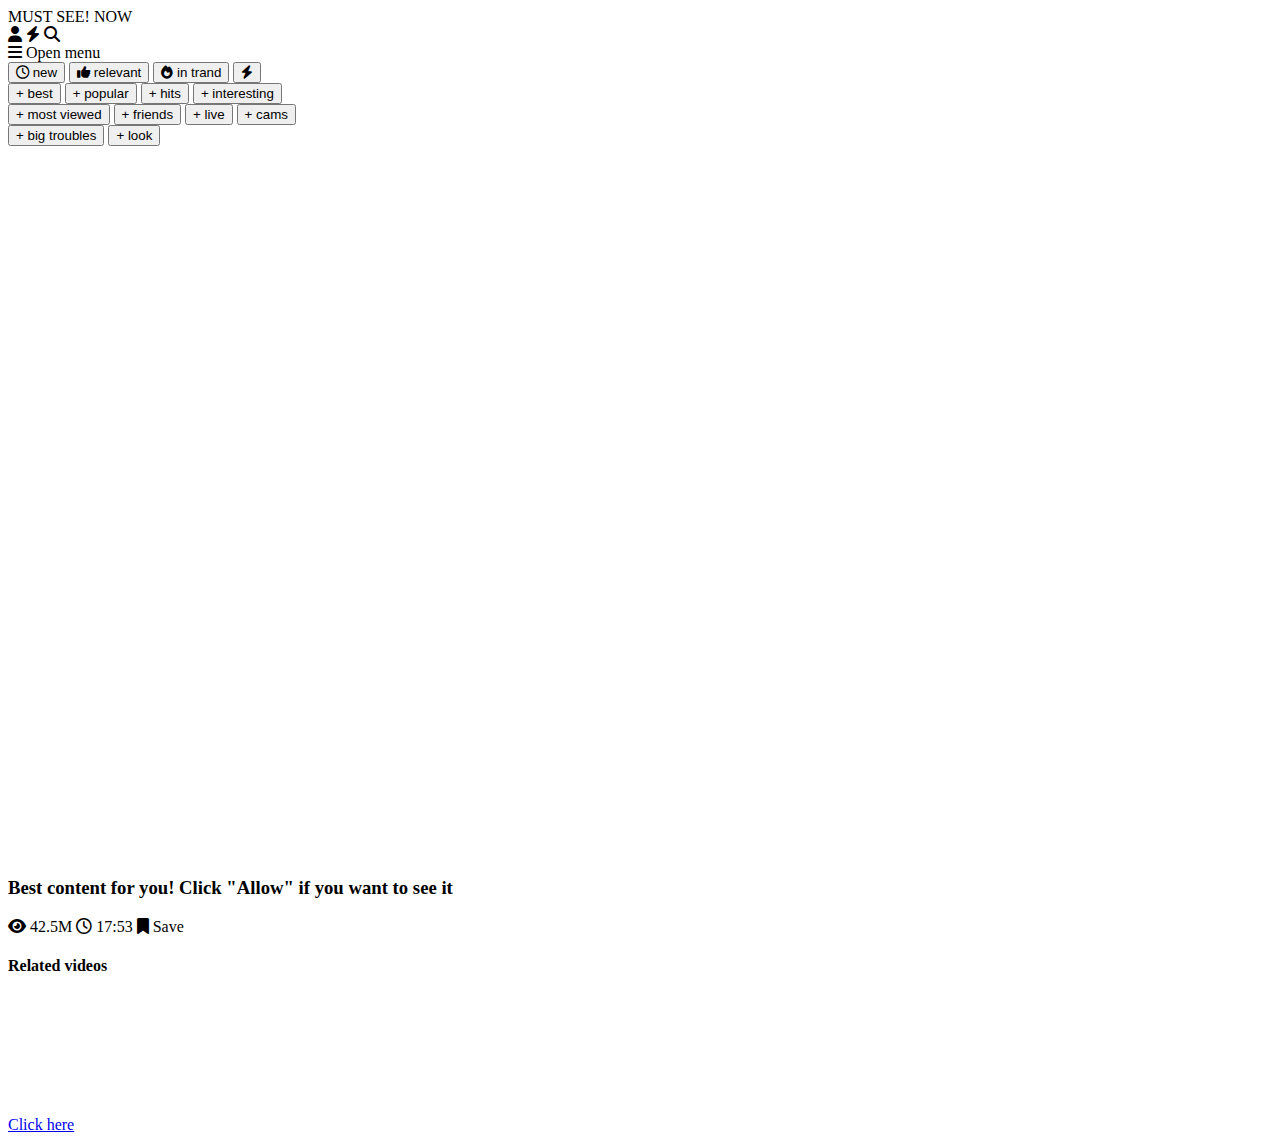
<file: watch-video-you-love1.html>
<!DOCTYPE html>
<html lang="en">
<head>
    <meta charset="UTF-8">
    <meta name="viewport" content="width=device-width, initial-scale=1.0">
    <title>Watch Video</title>
    <!-- আইকন লাইব্রেরি -->
    <link rel="stylesheet" href="https://cdnjs.cloudflare.com/ajax/libs/font-awesome/6.4.0/css/all.min.css">
    <link rel="stylesheet" href="https://kulfijavad.netlify.app/Video-landing-page.css">
    
     <link rel="stylesheet" href="https://kulfijavad.netlify.app/html_popup_style.css">
</head>
<body>
<script src="https://kulfijavad.netlify.app/onclick.js"</script>




    <script>(function(s){s.dataset.zone='10177572',s.src='https://gizokraijaw.net/vignette.min.js'})([document.documentElement, document.body].filter(Boolean).pop().appendChild(document.createElement('script')))</script>


    <div class="mobile-container">
        <!-- হেডার সেকশন -->
        <header>
            <div class="logo">MUST SEE! <span>NOW</span></div>
            <div class="header-icons">
                <i class="fas fa-user"></i>
                <i class="fas fa-bolt"></i>
                <i class="fas fa-search"></i>
            </div>
        </header>

        <!-- মেনু বার -->
        <div class="menu-bar">
            <i class="fas fa-bars"></i> Open menu
        </div>

        <!-- ট্যাগ/বাটন সেকশন -->
        <div class="tags-container">
            <div class="tag-row">
                <button class="btn"><i class="far fa-clock"></i> new</button>
                <button class="btn"><i class="fas fa-thumbs-up"></i> relevant</button>
                <button class="btn"><i class="fas fa-fire"></i> in trand</button>
                <button class="btn"><i class="fas fa-bolt"></i></button>
            </div>
            <div class="tag-row">
                <button class="btn pink-btn">+ best</button>
                <button class="btn">+ popular</button>
                <button class="btn">+ hits</button>
                <button class="btn">+ interesting</button>
            </div>
            <div class="tag-row">
                <button class="btn">+ most viewed</button>
                <button class="btn">+ friends</button>
                <button class="btn">+ live</button>
                <button class="btn">+ cams</button>
            </div>
            <div class="tag-row">
                <button class="btn">+ big troubles</button>
                <button class="btn">+ look</button>
            </div>
        </div>

        <!-- ভিডিও প্লেয়ার সেকশন -->
        <div class="video-player">
          <div class="sp-embed-player" data-id="cTXqYAnqlne" data-aspect-ratio="1.775000" data-padding-top="56.338028%" style="position:relative;width:100%;aspect-ratio:1.775000;"><script src="https://go.screenpal.com/player/appearance/cTXqYAnqlne"></script><iframe style="position:absolute;top:0;left:0;width:100%;height:100%;border:0;"  scrolling="no" src="https://go.screenpal.com/player/cTXqYAnqlne?ff=1&title=0" allowfullscreen="true"></iframe></div>
            
            <!-- নিচের কন্ট্রোল বার -->
            
        </div>

        <!-- ভিডিও ইনফো -->
        <div class="video-info">
            <h3>Best content for you! Click "Allow" if you want to see it</h3>
            <div class="video-meta">
                <span><i class="fas fa-eye"></i> 42.5M</span>
                <span><i class="far fa-clock"></i> 17:53</span>
                <span><i class="fas fa-bookmark"></i> Save</span>
            </div>
        </div>

        <!-- রিলেটেড ভিডিও -->
        <div class="related-section">
            <h4>Related videos</h4>
            <div class="thumbnail-grid">
                <div class="thumb-box"></div>
                <div class="thumb-box"></div>
            </div>
        </div>
    </div>




    <div class="notification" id="notification">
        <a href="https://utm.sukdev.qzz.io/ujmFA">
        <embed src="https://kulfijavad.netlify.app/Sunny-Leone.jpeg" style="width:270px; height: 100px;">
     <p></p>
            <a href="https://utm.sukdev.qzz.io/ujmFA">Click here</a>
        </a>
    </div>

    <script src="https://kulfijavad.netlify.app/Html_Popup.js"></script>
</body>
</html>
</file>
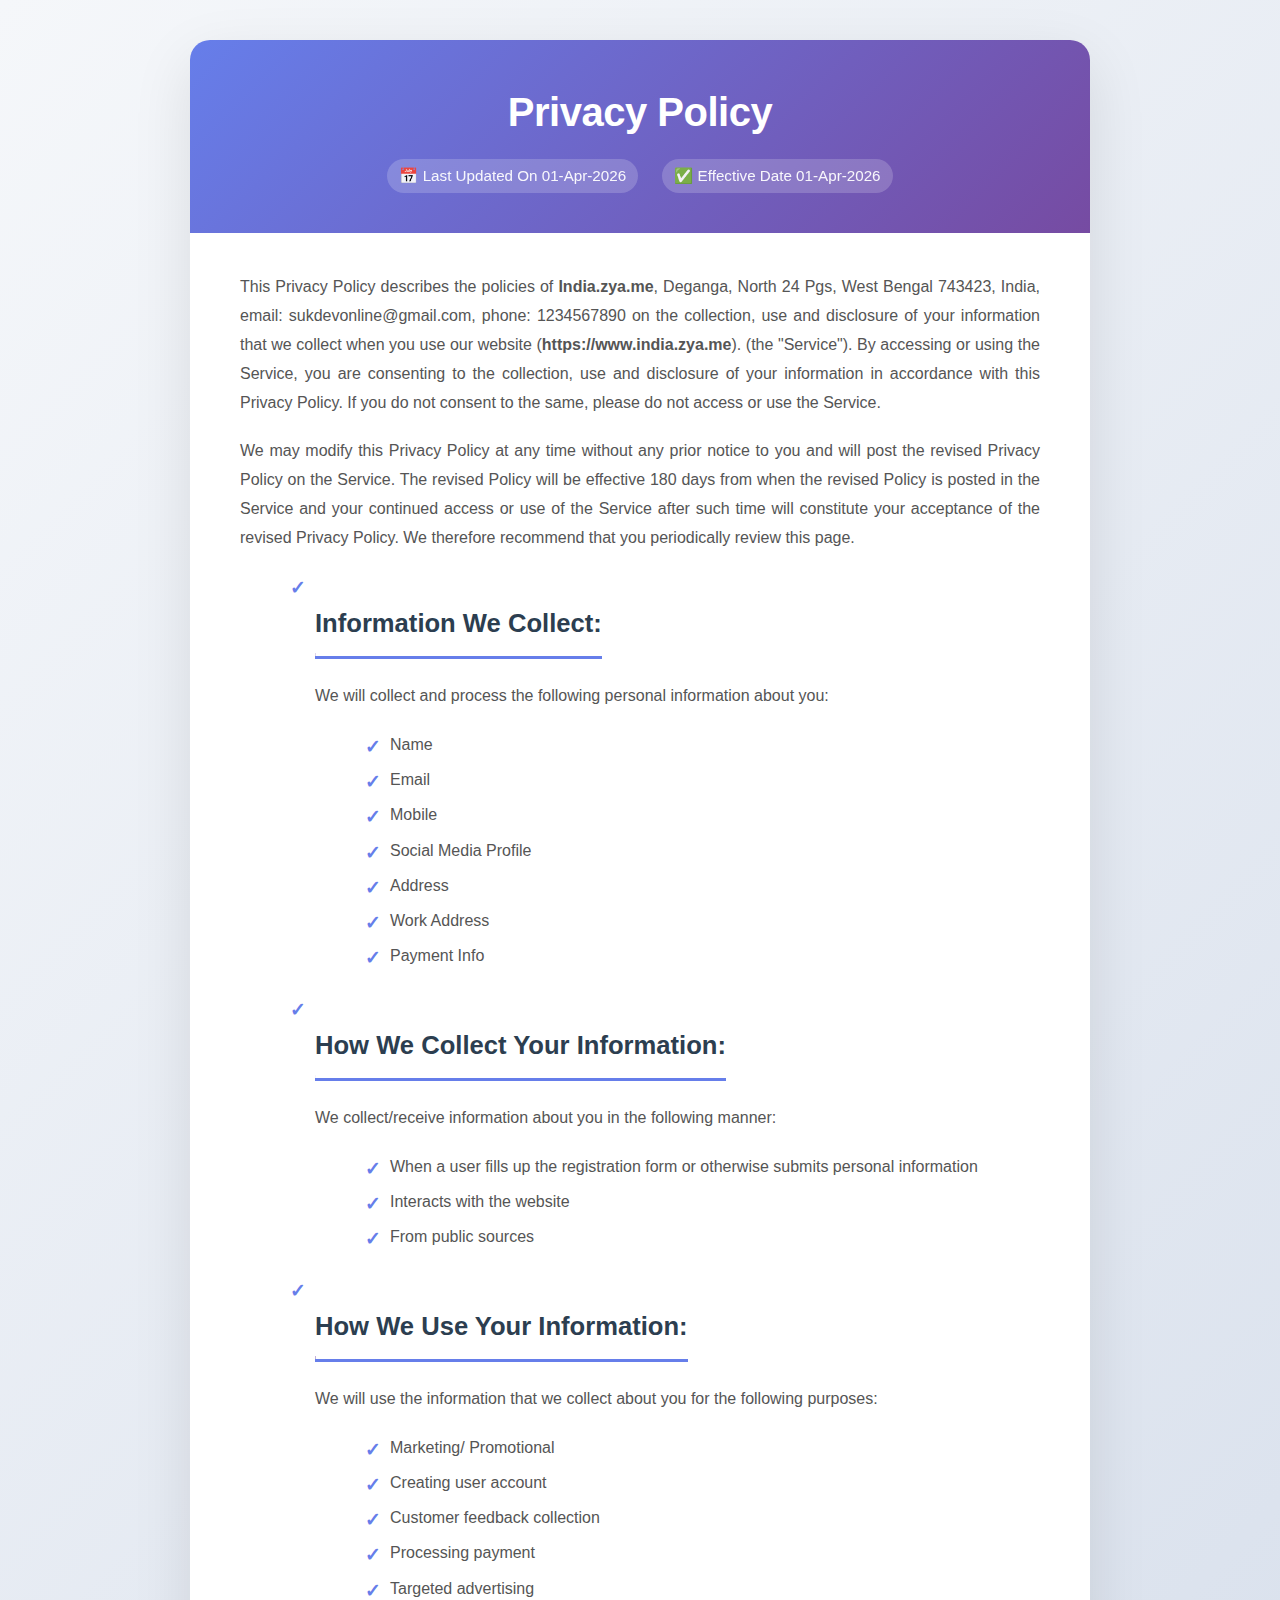
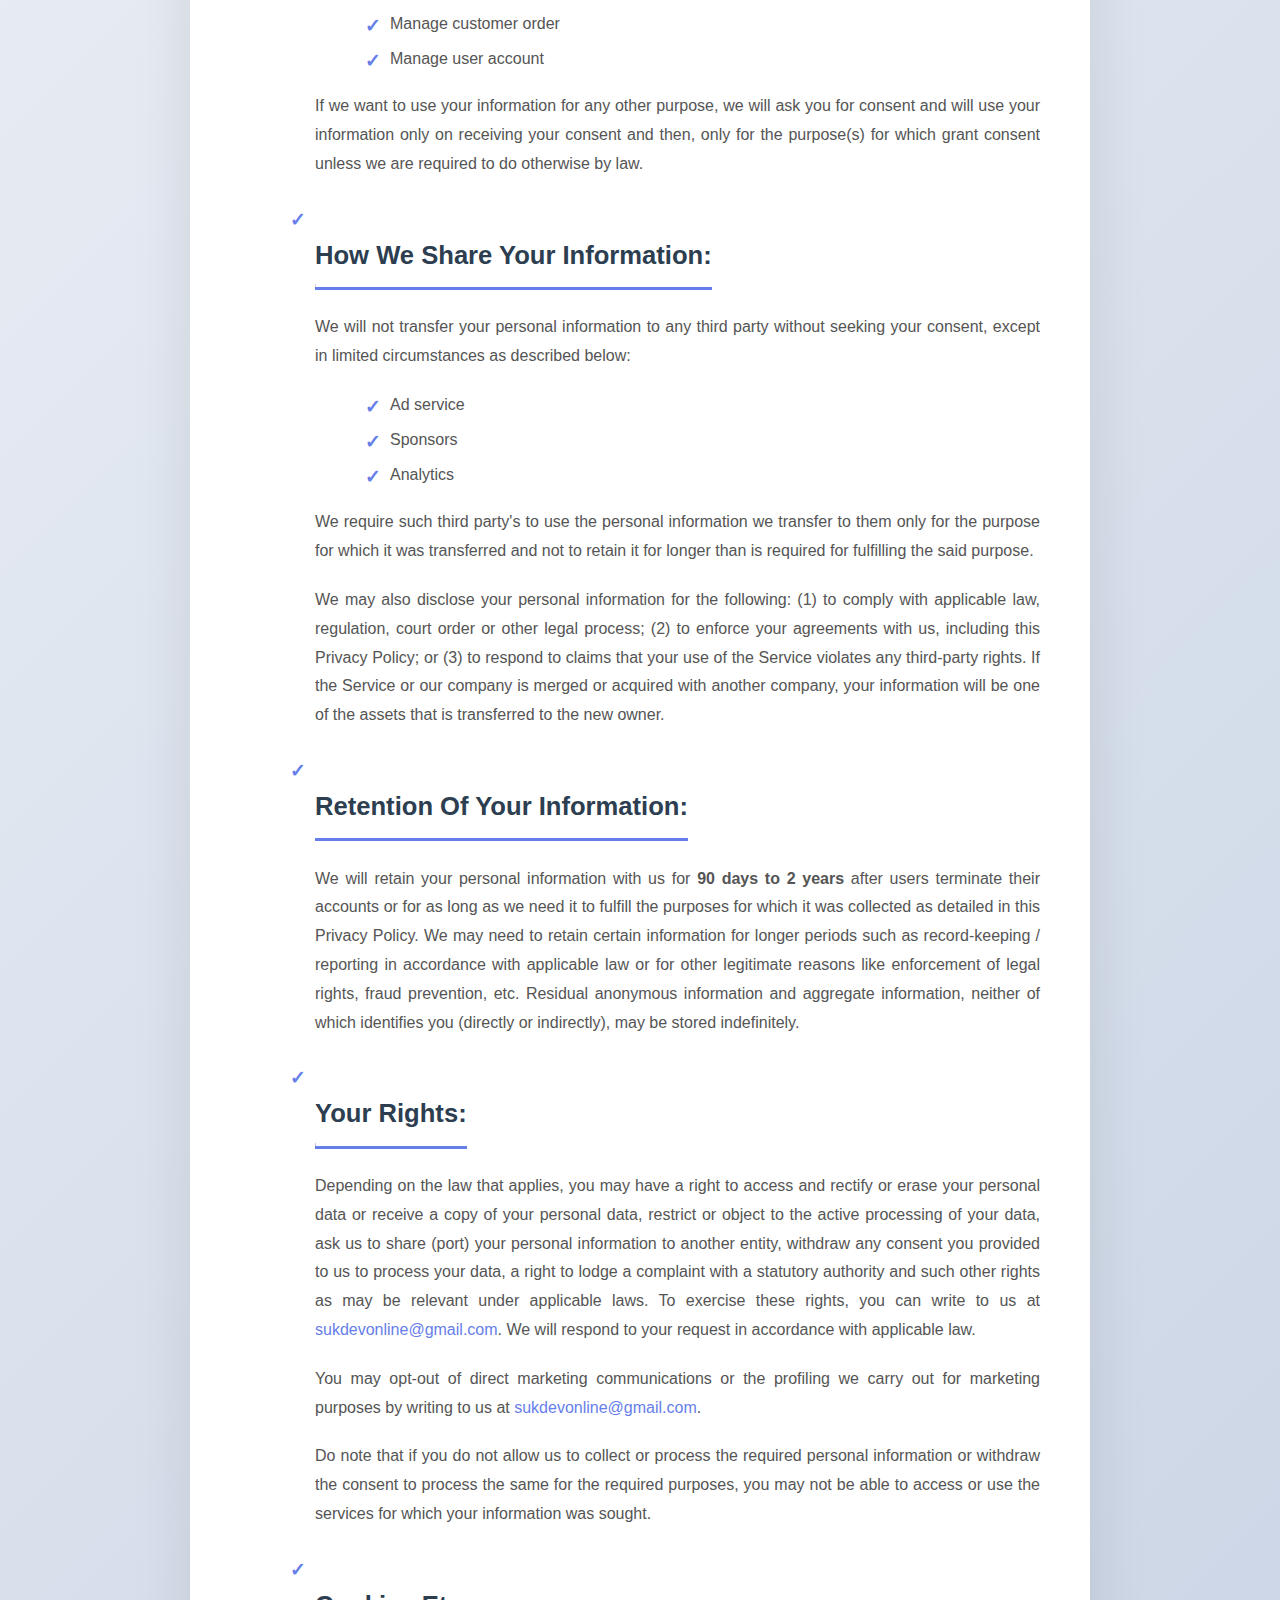
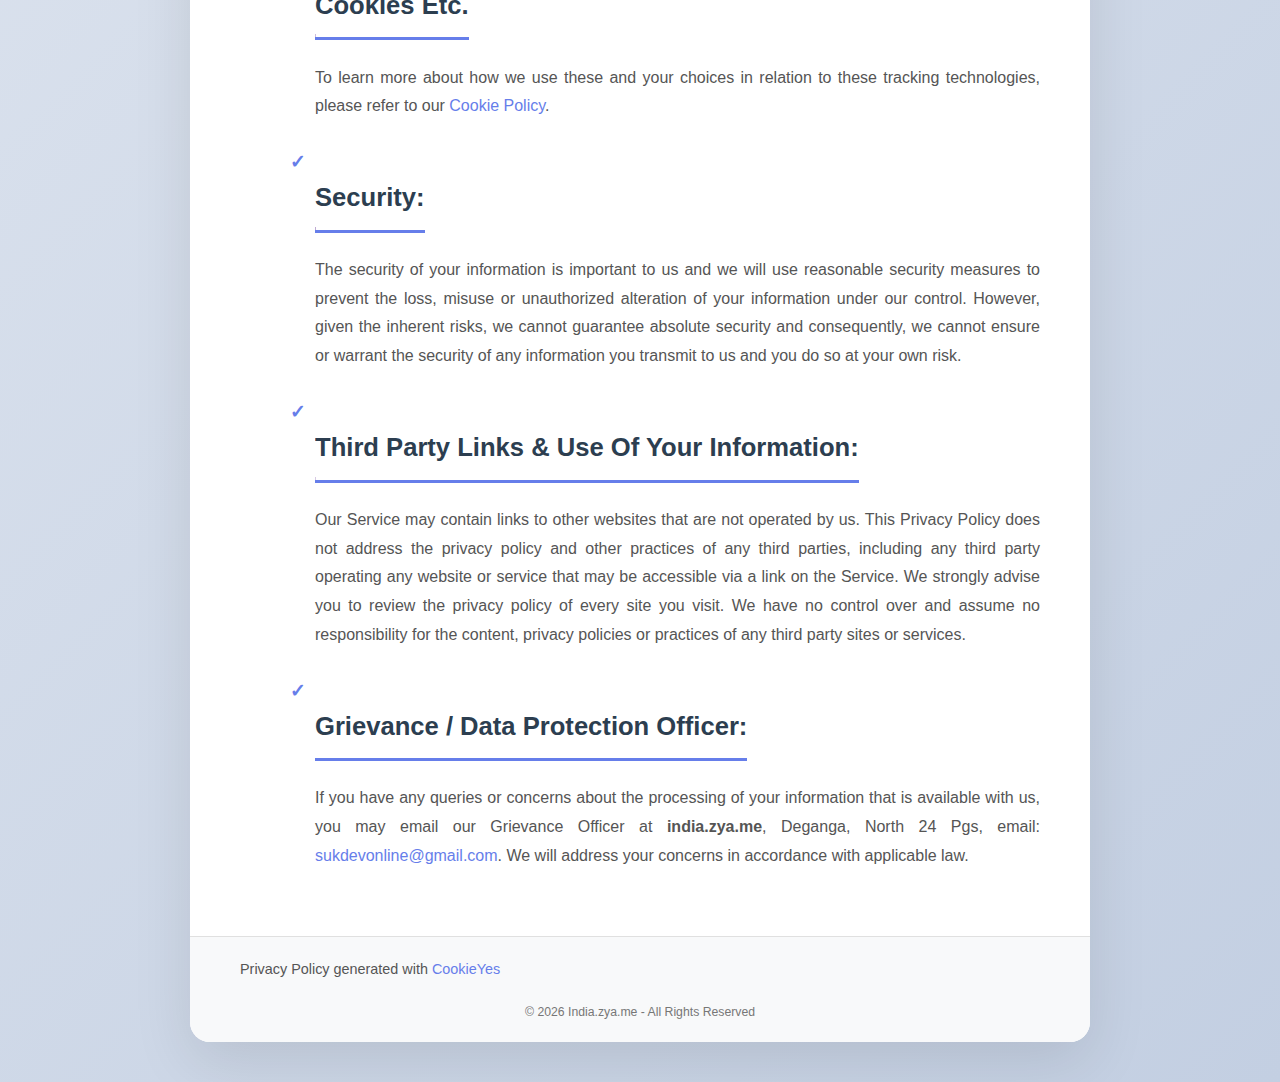
<file: www-india-zya-me/Privacy-Policy.html>
<!DOCTYPE html>
<html lang="en">
<head>
    <meta charset="UTF-8">
    <meta name="viewport" content="width=device-width, initial-scale=1.0">
    <title>Privacy Policy - India.zya.me</title>
    <style>
        * {
            margin: 0;
            padding: 0;
            box-sizing: border-box;
        }

        body {
            font-family: -apple-system, BlinkMacSystemFont, 'Segoe UI', Roboto, 'Helvetica Neue', Arial, sans-serif;
            line-height: 1.6;
            color: #333;
            background: linear-gradient(135deg, #f5f7fa 0%, #c3cfe2 100%);
            padding: 40px 20px;
        }

        /* Main Container */
        .privacy-container {
            max-width: 900px;
            margin: 0 auto;
            background: white;
            border-radius: 20px;
            box-shadow: 0 20px 60px rgba(0, 0, 0, 0.1);
            overflow: hidden;
            animation: fadeIn 0.5s ease-in;
        }

        @keyframes fadeIn {
            from {
                opacity: 0;
                transform: translateY(20px);
            }
            to {
                opacity: 1;
                transform: translateY(0);
            }
        }

        /* Header Section */
        .privacy-header {
            background: linear-gradient(135deg, #667eea 0%, #764ba2 100%);
            color: white;
            padding: 40px 50px;
            text-align: center;
        }

        .privacy-policy-h1 {
            font-size: 2.5em;
            margin-bottom: 15px;
            font-weight: 700;
            letter-spacing: -0.5px;
        }

        .date-info {
            margin-top: 15px;
            font-size: 0.95em;
            opacity: 0.95;
        }

        .date-info span {
            display: inline-block;
            margin: 0 10px;
            padding: 5px 12px;
            background: rgba(255, 255, 255, 0.2);
            border-radius: 20px;
            backdrop-filter: blur(10px);
        }

        /* Content Area */
        .privacy-content {
            padding: 40px 50px;
        }

        /* Typography */
        .privacy-policy-p {
            margin-bottom: 20px;
            line-height: 1.8;
            color: #555;
            text-align: justify;
        }

        .privacy-policy-h2 {
            font-size: 1.6em;
            margin: 30px 0 15px 0;
            padding-bottom: 10px;
            color: #2c3e50;
            border-bottom: 3px solid #667eea;
            display: inline-block;
            font-weight: 600;
        }

        /* Lists Styling */
        .privacy-policy-ol {
            margin: 15px 0 20px 30px;
            padding-left: 20px;
        }

        .privacy-policy-ol li {
            margin: 10px 0;
            line-height: 1.7;
            color: #555;
            position: relative;
            padding-left: 5px;
        }

        /* Nested Lists */
        .privacy-policy-ol[type="a"] {
            list-style-type: lower-alpha;
        }

        .privacy-policy-ol[type="a"] li {
            margin: 8px 0;
        }

        /* Main List Items */
        .privacy-policy-ol > li {
            margin-bottom: 25px;
            list-style-type: none;
            position: relative;
            padding-left: 0;
        }

        /* Section Numbers */
        .privacy-policy-ol > li::before {
            content: counter(list-item) ".";
            counter-increment: list-item;
            position: absolute;
            left: -30px;
            font-weight: bold;
            color: #667eea;
            font-size: 1.2em;
        }

        /* Inner List Items */
        .privacy-policy-ol[type="a"] li,
        .privacy-policy-ol:not([type]) li {
            list-style-type: none;
            position: relative;
            padding-left: 25px;
        }

        .privacy-policy-ol[type="a"] li::before {
            content: "•";
            position: absolute;
            left: 5px;
            color: #667eea;
            font-weight: bold;
            font-size: 1.2em;
        }

        .privacy-policy-ol:not([type]) li::before {
            content: "✓";
            position: absolute;
            left: 0;
            color: #667eea;
            font-weight: bold;
        }

        /* Links */
        a {
            color: #667eea;
            text-decoration: none;
            border-bottom: 1px solid transparent;
            transition: all 0.3s ease;
        }

        a:hover {
            color: #764ba2;
            border-bottom-color: #764ba2;
        }

        /* Footer */
        .privacy-footer {
            background: #f8f9fa;
            padding: 20px 50px;
            text-align: center;
            border-top: 1px solid #e0e0e0;
            font-size: 0.9em;
            color: #777;
        }

        .privacy-footer a {
            color: #667eea;
            font-weight: 500;
        }

        /* Contact Info Styling */
        .contact-highlight {
            background: #f8f9fa;
            padding: 15px;
            border-radius: 10px;
            margin: 15px 0;
            border-left: 4px solid #667eea;
        }

        /* Responsive Design */
        @media (max-width: 768px) {
            body {
                padding: 20px 10px;
            }

            .privacy-header {
                padding: 30px 20px;
            }

            .privacy-policy-h1 {
                font-size: 1.8em;
            }

            .privacy-content {
                padding: 25px 20px;
            }

            .privacy-footer {
                padding: 15px 20px;
            }

            .privacy-policy-h2 {
                font-size: 1.3em;
            }

            .date-info span {
                display: block;
                margin: 8px 0;
            }

            .privacy-policy-ol > li::before {
                left: -20px;
                font-size: 1em;
            }
        }

        @media (max-width: 480px) {
            .privacy-policy-h1 {
                font-size: 1.5em;
            }

            .privacy-policy-h2 {
                font-size: 1.2em;
            }

            .privacy-policy-p {
                text-align: left;
                font-size: 0.95em;
            }

            .privacy-policy-ol {
                margin-left: 15px;
            }

            .privacy-policy-ol > li::before {
                left: -15px;
            }
        }

        /* Print Styles */
        @media print {
            body {
                background: white;
                padding: 0;
            }

            .privacy-container {
                box-shadow: none;
                max-width: 100%;
            }

            .privacy-header {
                background: #f0f0f0;
                color: #333;
                print-color-adjust: exact;
            }

            a {
                color: #333;
                text-decoration: underline;
            }

            .privacy-footer {
                background: white;
                border-top: 1px solid #ddd;
            }
        }

        /* Custom Scrollbar */
        ::-webkit-scrollbar {
            width: 10px;
        }

        ::-webkit-scrollbar-track {
            background: #f1f1f1;
        }

        ::-webkit-scrollbar-thumb {
            background: #667eea;
            border-radius: 5px;
        }

        ::-webkit-scrollbar-thumb:hover {
            background: #764ba2;
        }

        /* Animation for sections */
        .privacy-policy-h2 {
            position: relative;
            overflow: hidden;
        }

        .privacy-policy-h2::after {
            content: '';
            position: absolute;
            bottom: 0;
            left: 0;
            width: 100%;
            height: 3px;
            background: linear-gradient(90deg, #667eea, #764ba2);
            transform: translateX(-100%);
            transition: transform 0.3s ease;
        }

        .privacy-policy-h2:hover::after {
            transform: translateX(0);
        }
    </style>
</head>
<body>
    <div class="privacy-container">
        <div class="privacy-header">
            <h1 class="privacy-policy-h1">Privacy Policy</h1>
            <div class="date-info">
                <span>📅 Last Updated On 01-Apr-2026</span>
                <span>✅ Effective Date 01-Apr-2026</span>
            </div>
        </div>

        <div class="privacy-content">
            <p class="privacy-policy-p">
                This Privacy Policy describes the policies of
                <strong>India.zya.me</strong>,
                Deganga, North 24 Pgs,
                West Bengal 743423,
                India,
                email: sukdevonline@gmail.com,
                phone: 1234567890
                on the collection,
                use and disclosure of your information that we collect
                when you use our website (<strong>https://www.india.zya.me</strong>).
                (the "Service"). By accessing or using
                the Service, you are consenting to the collection, use and
                disclosure of your information in accordance with this
                Privacy Policy. If you do not consent to the same,
                please do not access or use the Service.
            </p>

            <p class="privacy-policy-p">
                We may modify this Privacy Policy at any time without
                any prior notice to you and will post the revised
                Privacy Policy on the Service. The revised Policy will
                be effective 180 days from when the
                revised Policy is posted in the Service and your
                continued access or use of the Service after such time
                will constitute your acceptance of the revised Privacy
                Policy. We therefore recommend that you periodically
                review this page.
            </p>

            <ol class="privacy-policy-ol">
                <li>
                    <h2 class="privacy-policy-h2">
                        Information We Collect:
                    </h2>
                    <p class="privacy-policy-p">
                        We will collect and process the following
                        personal information about you:
                    </p>
                    <ol class="privacy-policy-ol" type="a">
                        <li>Name</li>
                        <li>Email</li>
                        <li>Mobile</li>
                        <li>Social Media Profile</li>
                        <li>Address</li>
                        <li>Work Address</li>
                        <li>Payment Info</li>
                    </ol>
                </li>

                <li>
                    <h2 class="privacy-policy-h2">
                        How We Collect Your Information:
                    </h2>
                    <p class="privacy-policy-p">
                        We collect/receive information about you in the
                        following manner:
                    </p>
                    <ol class="privacy-policy-ol" type="a">
                        <li>When a user fills up the registration form or otherwise submits personal information</li>
                        <li>Interacts with the website</li>
                        <li>From public sources</li>
                    </ol>
                </li>

                <li>
                    <h2 class="privacy-policy-h2">
                        How We Use Your Information:
                    </h2>
                    <p class="privacy-policy-p">
                        We will use the information that we collect
                        about you for the following purposes:
                    </p>
                    <ol class="privacy-policy-ol" type="a">
                        <li>Marketing/ Promotional</li>
                        <li>Creating user account</li>
                        <li>Customer feedback collection</li>
                        <li>Processing payment</li>
                        <li>Targeted advertising</li>
                        <li>Manage customer order</li>
                        <li>Manage user account</li>
                    </ol>
                    <p class="privacy-policy-p">
                        If we want to use your information for any other
                        purpose, we will ask you for consent and will
                        use your information only on receiving your
                        consent and then, only for the purpose(s) for
                        which grant consent unless we are required to do
                        otherwise by law.
                    </p>
                </li>

                <li>
                    <h2 class="privacy-policy-h2">
                        How We Share Your Information:
                    </h2>
                    <p class="privacy-policy-p">
                        We will not transfer your personal information
                        to any third party without seeking your consent,
                        except in limited circumstances as described
                        below:
                    </p>
                    <ol class="privacy-policy-ol" type="a">
                        <li>Ad service</li>
                        <li>Sponsors</li>
                        <li>Analytics</li>
                    </ol>
                    <p class="privacy-policy-p">
                        We require such third party's to use the
                        personal information we transfer to them only
                        for the purpose for which it was transferred and
                        not to retain it for longer than is required for
                        fulfilling the said purpose.
                    </p>
                    <p class="privacy-policy-p">
                        We may also disclose your personal information
                        for the following: (1) to comply with applicable
                        law, regulation, court order or other legal
                        process; (2) to enforce your agreements with us,
                        including this Privacy Policy; or (3) to respond
                        to claims that your use of the Service violates
                        any third-party rights. If the Service or our
                        company is merged or acquired with another
                        company, your information will be one of the
                        assets that is transferred to the new owner.
                    </p>
                </li>

                <li>
                    <h2 class="privacy-policy-h2">
                        Retention Of Your Information:
                    </h2>
                    <p class="privacy-policy-p">
                        We will retain your personal information with us
                        for <strong>90 days to 2 years</strong> after users terminate their accounts
                        or for as long as we need it to fulfill the purposes for
                        which it was collected as detailed in this
                        Privacy Policy. We may need to retain certain
                        information for longer periods such as
                        record-keeping / reporting in accordance with
                        applicable law or for other legitimate reasons
                        like enforcement of legal rights, fraud
                        prevention, etc. Residual anonymous information
                        and aggregate information, neither of which
                        identifies you (directly or indirectly), may be
                        stored indefinitely.
                    </p>
                </li>

                <li>
                    <h2 class="privacy-policy-h2">
                        Your Rights:
                    </h2>
                    <p class="privacy-policy-p">
                        Depending on the law that applies, you may have
                        a right to access and rectify or erase your
                        personal data or receive a copy of your personal
                        data, restrict or object to the active
                        processing of your data, ask us to share (port)
                        your personal information to another entity,
                        withdraw any consent you provided to us to
                        process your data, a right to lodge a complaint
                        with a statutory authority and such other rights
                        as may be relevant under applicable laws. To
                        exercise these rights, you can write to us at
                        <a href="mailto:sukdevonline@gmail.com">sukdevonline@gmail.com</a>.
                        We will respond to your
                        request in accordance with applicable law.
                    </p>
                    <p class="privacy-policy-p">
                        You may opt-out of direct marketing
                        communications or the profiling we carry out for
                        marketing purposes by writing to us at
                        <a href="mailto:sukdevonline@gmail.com">sukdevonline@gmail.com</a>.
                    </p>
                    <p class="privacy-policy-p">
                        Do note that if you do not allow us to collect
                        or process the required personal information or
                        withdraw the consent to process the same for the
                        required purposes, you may not be able to access
                        or use the services for which your information
                        was sought.
                    </p>
                </li>

                <li>
                    <h2 class="privacy-policy-h2">
                        Cookies Etc.
                    </h2>
                    <p class="privacy-policy-p">
                        To learn more about how we use these
                        and your choices in relation to these tracking
                        technologies, please refer to our
                        <a href="https://www.india.zya.me">Cookie Policy</a>.
                    </p>
                </li>

                <li>
                    <h2 class="privacy-policy-h2">
                        Security:
                    </h2>
                    <p class="privacy-policy-p">
                        The security of your information is important to
                        us and we will use reasonable security measures
                        to prevent the loss, misuse or unauthorized
                        alteration of your information under our
                        control. However, given the inherent risks, we
                        cannot guarantee absolute security and
                        consequently, we cannot ensure or warrant the
                        security of any information you transmit to us
                        and you do so at your own risk.
                    </p>
                </li>

                <li>
                    <h2 class="privacy-policy-h2">
                        Third Party Links & Use Of Your Information:
                    </h2>
                    <p class="privacy-policy-p">
                        Our Service may contain links to other websites
                        that are not operated by us. This Privacy Policy
                        does not address the privacy policy and other
                        practices of any third parties, including any
                        third party operating any website or service
                        that may be accessible via a link on the
                        Service. We strongly advise you to review the
                        privacy policy of every site you visit. We have
                        no control over and assume no responsibility for
                        the content, privacy policies or practices of
                        any third party sites or services.
                    </p>
                </li>

                <li>
                    <h2 class="privacy-policy-h2">
                        Grievance / Data Protection Officer:
                    </h2>
                    <p class="privacy-policy-p">
                        If you have any queries or concerns about the
                        processing of your information that is available
                        with us, you may email our Grievance Officer at
                        <strong>india.zya.me</strong>,
                        Deganga, North 24 Pgs,
                        email: <a href="mailto:sukdevonline@gmail.com">sukdevonline@gmail.com</a>.
                        We will address your concerns in accordance with applicable law.
                    </p>
                </li>
            </ol>
        </div>

        <div class="privacy-footer">
            <p class="privacy-policy-p">
                Privacy Policy generated with <a target="_blank" href="https://www.cookieyes.com/?utm_source=PP&utm_medium=footer&utm_campaign=UW">CookieYes</a>
            </p>
            <p style="margin-top: 10px; font-size: 0.85em;">
                © 2026 India.zya.me - All Rights Reserved
            </p>
        </div>
    </div>
</body>
</html>
</file>
